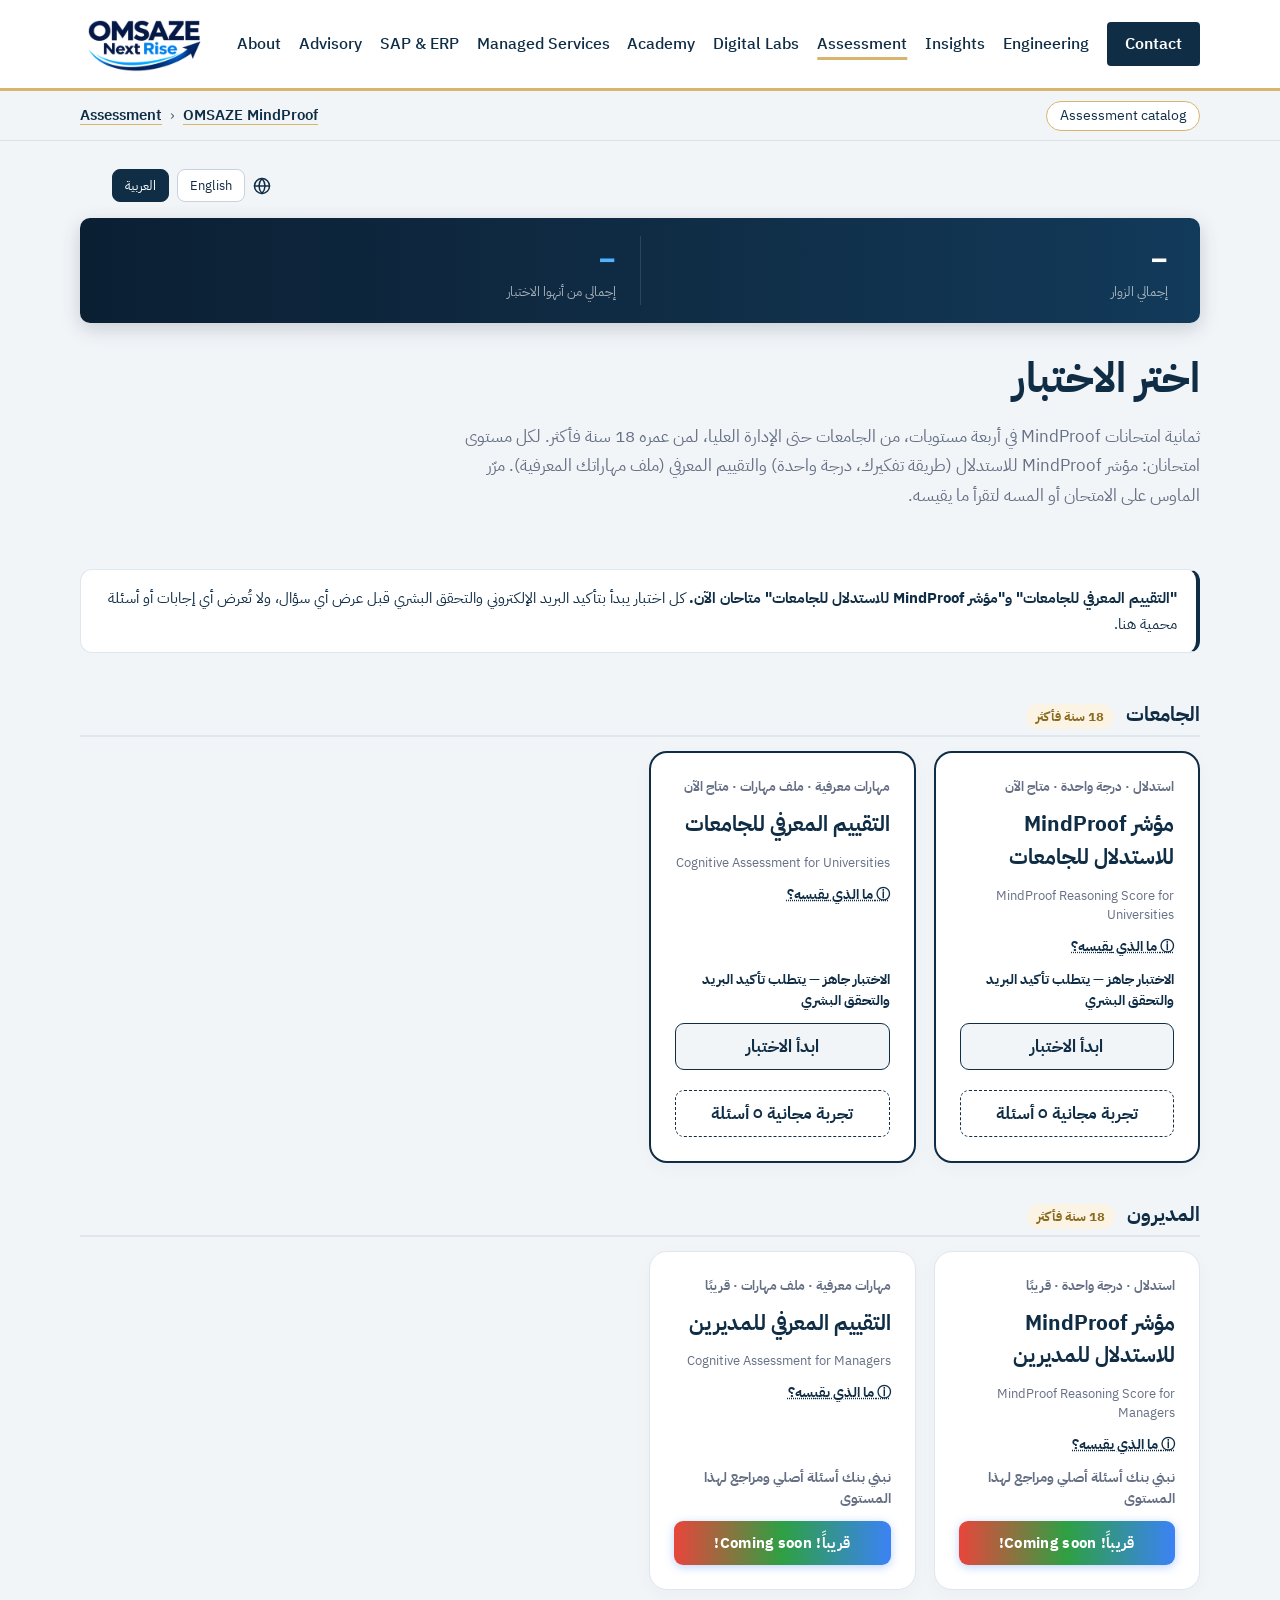
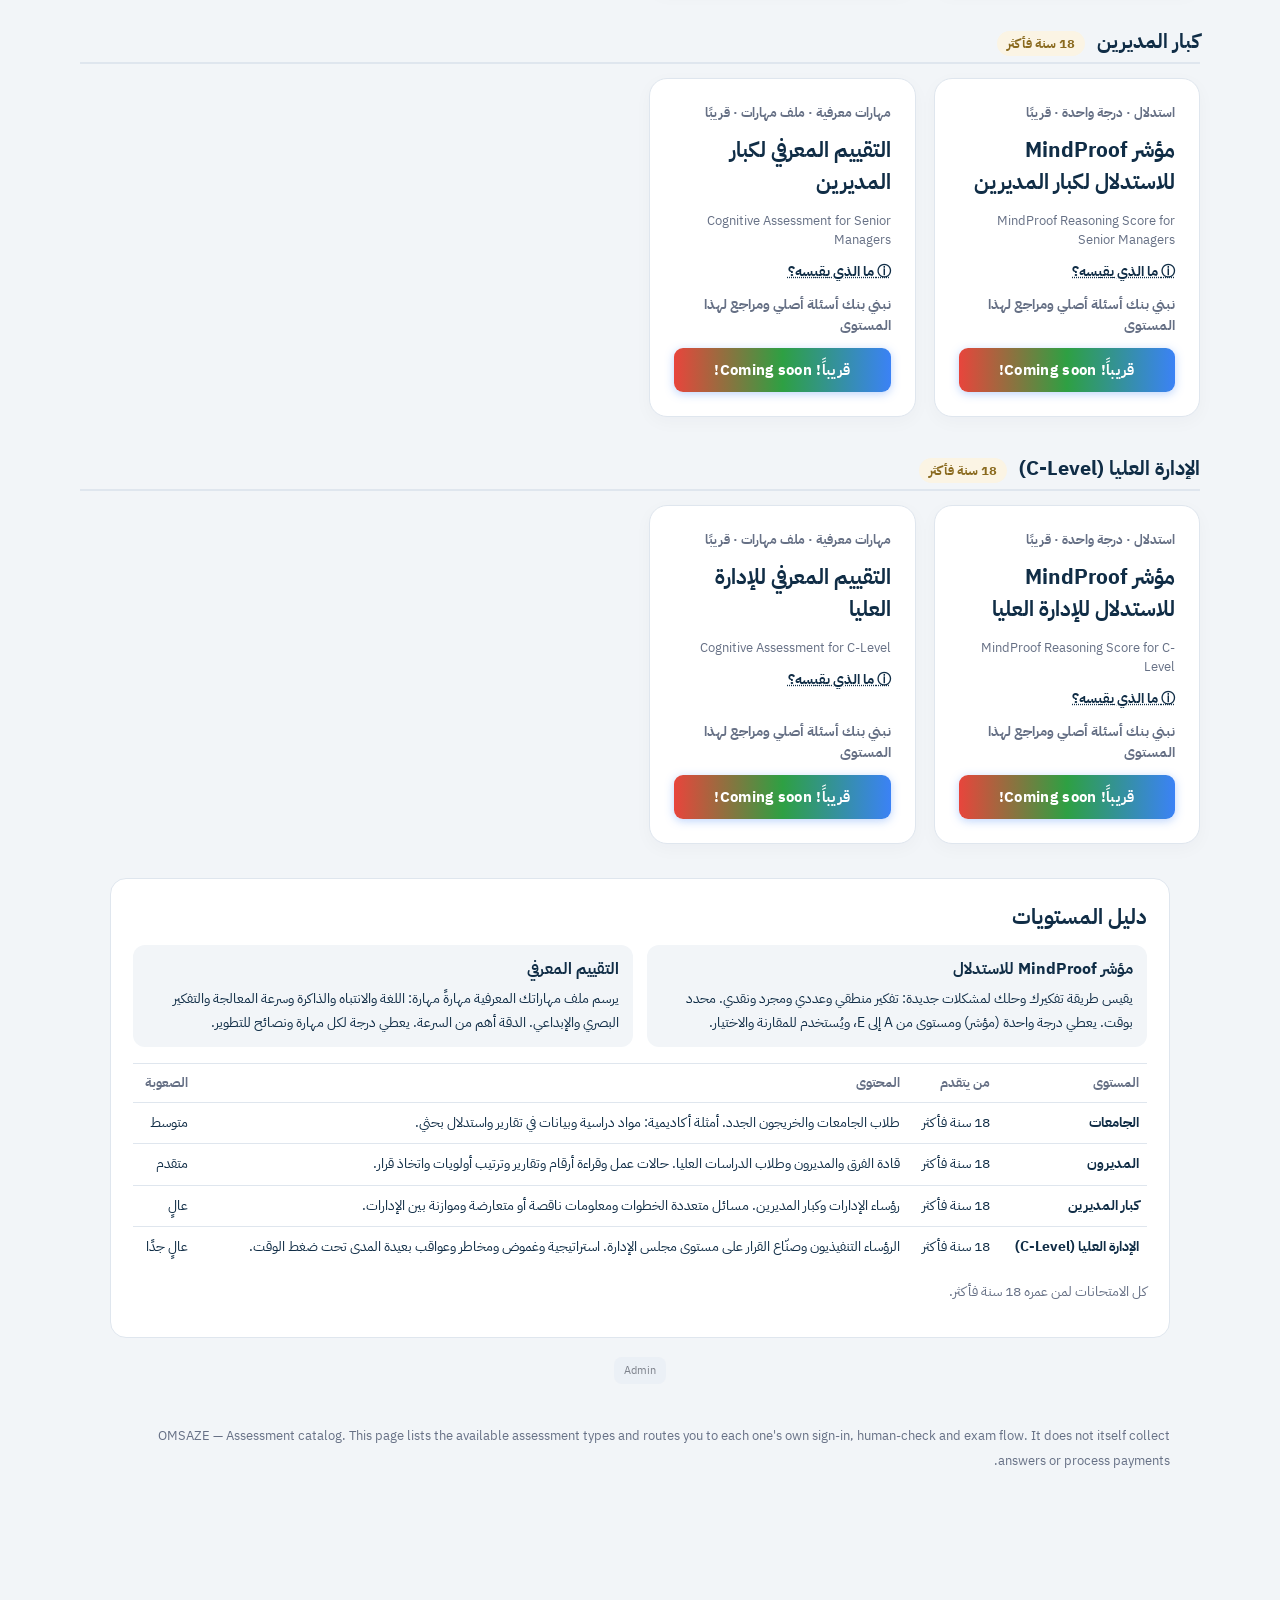
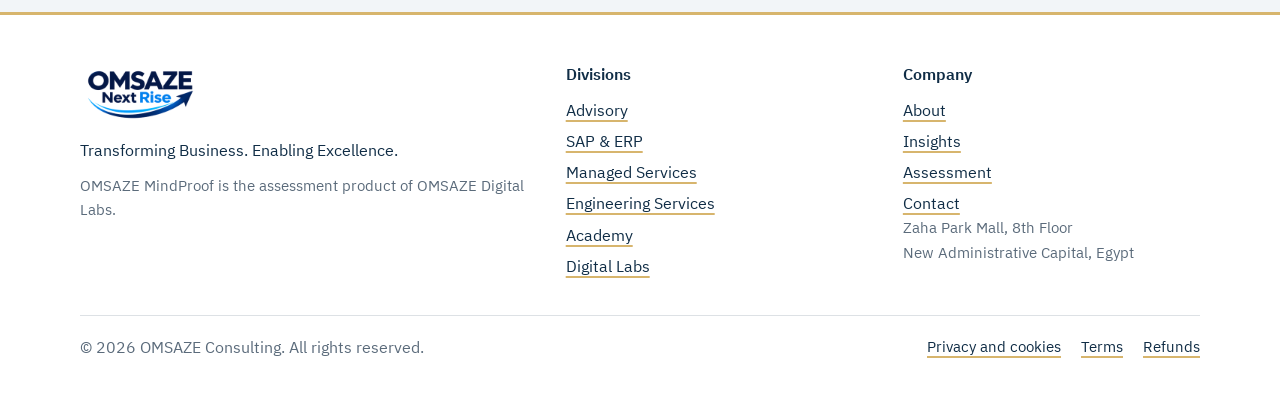
<file: index.html>
<!DOCTYPE html>
<html>
<head>
<meta charset="utf-8">
<meta name="viewport" content="width=device-width, initial-scale=1">
<title>OMSAZE — Choose an assessment</title>
<style>
:root{color-scheme:light;--navy:#102D46;--blue:#102D46;--teal:#9A7A35;--muted:#667085;--line:#dfe6ee;--paper:#F2F5F8}
*{box-sizing:border-box}
body{margin:0;background:var(--paper);color:var(--navy);font-family:"Aptos Display","Aptos",Inter,"Segoe UI",system-ui,Tahoma,Arial,sans-serif;font-size:16.5px}
main{max-width:1060px;margin:auto;padding:28px 20px 90px}
.brandbar{display:flex;justify-content:center;margin-bottom:14px}
.brandmark{font-size:25px;font-weight:800;letter-spacing:2px;color:var(--blue);direction:ltr}
.brandmark b{font-size:30px;line-height:1}
.langbar{display:flex;align-items:center;justify-content:flex-end;gap:8px;max-width:1060px;margin:0 auto 16px;padding:0 2px}
.langbar .globe{display:flex;color:var(--blue)}
.langbar button{background:#fff;color:var(--blue);border:1px solid #c9d1df;border-radius:8px;padding:6px 12px;font-size:13px;cursor:pointer}
.langbar button.on{background:var(--blue);color:#fff;border-color:var(--blue)}
.stats{display:flex;gap:12px;margin-bottom:16px}
.stats>div{flex:1;text-align:center;padding:14px;background:#fff;border-radius:10px;box-shadow:0 2px 10px rgba(11,31,58,.05)}
.stats b{display:block;font-size:27px;color:var(--teal)}
.stats span{font-size:14px;color:var(--muted)}
.stats .ic{display:flex;justify-content:center;color:var(--blue);margin-bottom:6px}
#geoLine{text-align:center;font-size:13px;color:var(--muted);margin:-6px 0 16px}
header.hero{padding:4px 0 22px}
h1{font-size:clamp(28px,5vw,42px);margin:10px 0;line-height:1.3}
.lede{font-size:16.5px;color:var(--muted);line-height:1.8;max-width:760px}
.note{background:#fff;border:1px solid var(--line);border-inline-start:4px solid var(--blue);padding:15px 19px;border-radius:12px;line-height:1.8;margin:20px 0 28px;font-size:14.5px}
.grid{display:grid;grid-template-columns:repeat(auto-fit,minmax(245px,1fr));gap:18px}
article{min-height:208px;display:flex;flex-direction:column;gap:12px;background:#fff;border:1px solid var(--line);border-radius:18px;padding:24px;box-shadow:0 5px 18px rgba(11,31,58,.03)}
article.pilot{border:2px solid var(--blue)}
.kicker{font-size:13px;color:var(--muted);font-weight:700}
h2{font-size:21px;line-height:1.55;margin:0}
.english{font-size:13px;color:var(--muted);direction:ltr;text-align:right}
.status{margin-top:auto;color:var(--muted);font-size:14px;font-weight:700}
article.pilot .status{color:var(--blue)}
a.previewBtn,.demoBtn{display:block;text-align:center;text-decoration:none;border:1px solid var(--blue);background:#F2F5F8;color:var(--blue);border-radius:9px;padding:10px 16px;font-weight:700}
button.soon{font-size:15px;font-weight:800;letter-spacing:.3px;color:#ffffff;background:linear-gradient(90deg, #e8453c 0%, #2ea043 50%, #3b82f6 100%);border:none;border-radius:9px;padding:11px 16px;text-align:center;width:100%;cursor:not-allowed;box-shadow:0 2px 10px rgba(59,130,246,0.35)}
.card{max-width:420px;margin:24px auto 0;background:#fff;border-radius:12px;padding:20px;box-shadow:0 2px 12px rgba(0,0,0,.08)}
.card label{display:block;margin:10px 0 4px;font-weight:600;font-size:13px}
.card input{width:100%;padding:10px;border:1px solid #c9d1df;border-radius:8px;font-size:14px}
.card button{background:var(--blue);color:#fff;border:0;border-radius:8px;padding:10px 18px;font-size:14px;cursor:pointer;margin-top:8px}
.err{color:#c0392b;font-size:14px;margin-top:6px;min-height:16px}
footer{font-size:13px;color:var(--muted);line-height:1.9;margin-top:40px;max-width:1060px;margin-inline:auto}
.demoBtn{display:block;width:100%;margin-top:8px;font:inherit;background:#fff!important;border-style:dashed!important}.demoBtn:disabled{opacity:.5;cursor:not-allowed}.levelHead{grid-column:1/-1;display:flex;align-items:baseline;gap:12px;margin:18px 0 -4px;border-bottom:2px solid var(--line);padding-bottom:6px}.levelHead h3{margin:0;font-size:20px}.levelHead .age{font-size:13px;font-weight:700;color:#8a6a1f;background:#fbf4e4;border-radius:999px;padding:3px 10px}
article{position:relative}article:focus{outline:3px solid rgba(194,155,64,.6)}
.infoBtn{align-self:flex-start;background:none;border:0;padding:0;color:var(--blue);font:inherit;font-size:13.5px;font-weight:700;cursor:pointer;text-decoration:underline dotted}
.tip{display:none;position:absolute;inset-inline:12px;top:calc(100% - 14px);z-index:5;background:#102D46;color:#fff;font-size:14px;line-height:1.7;padding:12px 14px;border-radius:10px;box-shadow:0 10px 26px rgba(11,31,58,.25)}
@media (hover:hover){article:hover .tip{display:block}}article:focus-within .tip,article.showTip .tip{display:block}
.guide{max-width:1060px;margin:34px auto 0;background:#fff;border:1px solid var(--line);border-radius:16px;padding:22px}.guide h2{margin:0 0 12px}.guide .types{display:grid;grid-template-columns:repeat(auto-fit,minmax(260px,1fr));gap:14px;margin-bottom:16px}.guide .types div{background:#F2F5F8;border-radius:12px;padding:12px 14px}.guide .types h3{margin:0 0 6px;font-size:16px}.guide .types p{margin:0;font-size:14px;line-height:1.7}
.guideWrap{overflow-x:auto}.guide table{width:100%;border-collapse:collapse;font-size:14px}.guide th,.guide td{border-top:1px solid var(--line);padding:9px 8px;text-align:start;vertical-align:top;line-height:1.6}.guide thead th{font-size:12.5px;color:var(--muted);text-transform:uppercase}.guide .muted{color:var(--muted);font-size:13.5px}
</style>
<link rel="preconnect" href="https://fonts.googleapis.com"><link rel="preconnect" href="https://fonts.gstatic.com" crossorigin><link href="https://fonts.googleapis.com/css2?family=Manrope:wght@600;700;800&family=Source+Sans+3:wght@400;500;600;700&family=IBM+Plex+Sans+Arabic:wght@400;500;600;700&display=swap" rel="stylesheet"><link rel="stylesheet" href="./omsaze-brand.css"></head>
<body>
<main>
<div class="langbar" id="langbar"><span class="globe"><svg width="18" height="18" viewBox="0 0 24 24" fill="none" stroke="currentColor" stroke-width="2" stroke-linecap="round" stroke-linejoin="round"><circle cx="12" cy="12" r="10"/><line x1="2" y1="12" x2="22" y2="12"/><path d="M12 2a15.3 15.3 0 0 1 4 10 15.3 15.3 0 0 1-4 10 15.3 15.3 0 0 1-4-10 15.3 15.3 0 0 1 4-10z"/></svg></span><button type="button" id="lg_en" onclick="setPageLang('en')">English</button><button type="button" id="lg_ar" onclick="setPageLang('ar')">العربية</button></div>
<div class="card stats" id="stats"><div><span class="ic"><svg width="24" height="24" viewBox="0 0 24 24" fill="none" stroke="currentColor" stroke-width="2" stroke-linecap="round" stroke-linejoin="round"><path d="M1 12s4-7 11-7 11 7 11 7-4 7-11 7S1 12 1 12z"/><circle cx="12" cy="12" r="3"/></svg></span><b id="st_v">–</b><span id="lb_v">Total Visitors</span></div><div><span class="ic"><svg width="24" height="24" viewBox="0 0 24 24" fill="none" stroke="currentColor" stroke-width="2" stroke-linecap="round" stroke-linejoin="round"><path d="M22 11.08V12a10 10 0 1 1-5.93-9.14"/><path d="M22 4 12 14.01l-3-3"/></svg></span><b id="st_s">–</b><span id="lb_s">Total Submitted</span></div></div>
<p id="geoLine"></p>
<header class="hero">
  <h1 id="h1" dir="rtl">اختر الاختبار الذي تريد معاينته</h1>
  <p class="lede" id="lede" dir="rtl">OMSAZE تطوّر ثمانية أنواع من اختبارات التفكير والمهارات المعرفية. اختر اختبارًا أدناه؛ المسارات الجاهزة تبدأ فورًا بعد تأكيد بريدك الإلكتروني واجتياز التحقق البشري.</p>
</header>
<div class="note" id="note" dir="rtl"><strong>مسارا "المهارات المعرفية الجامعية" و"مؤشر MindProof للاستدلال" متاحان الآن.</strong> كل اختبار يبدأ بتأكيد البريد الإلكتروني والتحقق البشري قبل عرض أي سؤال، ولا تُعرض أي إجابات أو أسئلة محمية هنا.</div>
<section class="grid" id="catalog" aria-label="أنواع الاختبارات"></section>
<section class="guide" id="levelGuide" aria-label="Level guide"></section>
<p style="text-align:center;margin:18px 0 0"><button type="button" id="adminToggle" style="font-size:11px;padding:5px 10px;opacity:.55;background:#e7ecf5;color:#1d2433;border:0;border-radius:8px;cursor:pointer">Admin</button></p>
<div class="card" id="adminPanel" style="display:none;max-width:420px"></div>
<footer>OMSAZE — Assessment catalog. This page lists the available assessment types and routes you to each one's own sign-in, human-check and exam flow. It does not itself collect answers or process payments.</footer>
</main>
<script src="./staging-config.js"></script>
<script src="./assessment-catalog.js"></script>
<script>
async function demoStatus(exam){try{const a=JSON.parse(sessionStorage.getItem('omsaze-email-verification')||'null');if(!a||!a.proof||!a.session||!a.session.access_token)return null;
  const r=await fetch('https://cbklbucvidcutshhmwjy.supabase.co/rest/v1/rpc/demo_status',{method:'POST',headers:{'content-type':'application/json',apikey:'sb_publishable_Xg48L8YEyp6wLSgDo4_7ww_ljIgB3H_',authorization:'Bearer '+a.session.access_token},body:JSON.stringify({p_exam_tag:exam})});
  return r.ok?await r.json():null}catch(e){return null}}

"use strict";
let LANG='ar';try{const saved=localStorage.getItem('omsaze-lang');if(saved==='en'||saved==='ar')LANG=saved}catch{}
const STAGE_LABELS={en:{visitors:'Total Visitors',submitted:'Total Submitted',h1:'Choose an assessment',lede:'Eight MindProof exams in four levels, from Universities to C-Level, for ages 18 and over. Each level has two exams: MindProof Reasoning Score (how you reason, one index score) and Cognitive Assessment (your profile of cognitive skills). Hover over or tap an exam to read what it measures.',note:'<strong>Cognitive Assessment for Universities and MindProof Reasoning Score for Universities are available now.</strong> Every exam begins with email confirmation and a human check before any question is shown. No answers or protected questions are ever shown here.'},
  ar:{visitors:'إجمالي الزوار',submitted:'إجمالي من أنهوا الاختبار',h1:'اختر الاختبار',lede:'ثمانية امتحانات MindProof في أربعة مستويات، من الجامعات حتى الإدارة العليا، لمن عمره 18 سنة فأكثر. لكل مستوى امتحانان: مؤشر MindProof للاستدلال (طريقة تفكيرك، درجة واحدة) والتقييم المعرفي (ملف مهاراتك المعرفية). مرّر الماوس على الامتحان أو المسه لتقرأ ما يقيسه.',note:'<strong>"التقييم المعرفي للجامعات" و"مؤشر MindProof للاستدلال للجامعات" متاحان الآن.</strong> كل اختبار يبدأ بتأكيد البريد الإلكتروني والتحقق البشري قبل عرض أي سؤال، ولا تُعرض أي إجابات أو أسئلة محمية هنا.'}};
function renderCatalog(){
  const root=document.getElementById('catalog'); root.innerHTML='';
  const catalog=window.OMSAZE_T_CATALOG, levels=window.OMSAZE_T_LEVELS||[];
  if(!Array.isArray(catalog)||catalog.length<1){root.textContent='Could not load the assessment catalog.';return}
  const AR=LANG==='ar';
  for(const lv of levels){
    // OMS-MND-261126-15: one row per level with its age rule.
    const head=document.createElement('div');head.className='levelHead';
    const h=document.createElement('h3');h.textContent=AR?lv.ar:lv.en;
    const age=document.createElement('span');age.className='age';age.textContent=AR?lv.ageAr:lv.ageEn;
    head.append(h,age);root.append(head);
  for(const item of catalog.filter(x=>x.level===lv.id)){
    const card=document.createElement('article'); if(item.pilot)card.className='pilot'; card.tabIndex=0;
    const kicker=document.createElement('div'); kicker.className='kicker'; kicker.textContent=(item.type==='mrs'?(AR?'استدلال · درجة واحدة':'Reasoning · one index score'):(AR?'مهارات معرفية · ملف مهارات':'Cognitive skills · skill profile'))+' · '+(item.pilot?(AR?'متاح الآن':'Available now'):(AR?'قريبًا':'Coming soon'));
    const title=document.createElement('h2'); title.textContent=AR?item.ar:item.en;
    const subtitle=document.createElement('div'); subtitle.className='english'; subtitle.textContent=AR?item.en:item.ar;
    // Short summary: shown on hover or keyboard focus (desktop) and with the info button (touch).
    const info=document.createElement('button');info.type='button';info.className='infoBtn';info.setAttribute('aria-expanded','false');info.textContent=AR?'ⓘ ما الذي يقيسه؟':'ⓘ What does it measure?';
    const tip=document.createElement('div');tip.className='tip';tip.setAttribute('role','note');tip.textContent=AR?item.summaryAr:item.summaryEn;
    info.addEventListener('click',function(e){e.stopPropagation();const open=card.classList.toggle('showTip');info.setAttribute('aria-expanded',String(open))});
    const status=document.createElement('div'); status.className='status'; status.textContent=item.previewHref?(AR?'الاختبار جاهز — يتطلب تأكيد البريد والتحقق البشري':'Exam ready — email confirmation and human check required'):(AR?'نبني بنك أسئلة أصلي ومراجع لهذا المستوى':'Building an original, reviewed question bank for this level');
    let button, extra=null;
    if(item.previewHref){
      button=document.createElement('a'); button.className='previewBtn'; button.href=item.previewHref+(item.previewHref.includes('?')?'&':'?')+'lang='+LANG;
      button.textContent=AR?'ابدأ الاختبار':'Start exam';
      // OMS-MND-261126-10: Demo button. The 2-demo limit is enforced in the database per verified email; this only shows it.
      const demo=document.createElement('a');demo.className='previewBtn demoBtn';demo.href='./demo.html?exam='+encodeURIComponent(item.id)+'&lang='+LANG;
      demo.textContent=AR?'تجربة مجانية ٥ أسئلة':'Free demo · 5 questions';
      demoStatus(item.id).then(function(st){if(!st)return;if(st.remaining<=0){const b=document.createElement('button');b.type='button';b.className=demo.className;b.disabled=true;b.textContent=AR?'تم استخدام التجربتين':'Both demos used';demo.replaceWith(b)}else demo.textContent+=' ('+(AR?'متبقي '+st.remaining:st.remaining+' left')+')'});
      extra=demo;
    } else {
      button=document.createElement('button'); button.type='button'; button.disabled=true; button.className='soon';
      button.textContent=AR?'قريباً! Coming soon!':'Coming soon!';
    }
    card.append(kicker,title,subtitle,info,tip,status,button);if(extra)card.append(extra); root.append(card);
  }}
  renderGuide();
}
// OMS-MND-261126-15: level guide (the manual for each level).
function renderGuide(){
  const g=document.getElementById('levelGuide');if(!g)return;const AR=LANG==='ar',L=window.OMSAZE_T_LEVELS||[],T=window.OMSAZE_T_TYPES||{};
  const esc=v=>String(v).replace(/[&<>"]/g,c=>({'&':'&amp;','<':'&lt;','>':'&gt;','"':'&quot;'}[c]));
  g.dir=AR?'rtl':'ltr';
  g.innerHTML='<h2>'+(AR?'دليل المستويات':'Level guide')+'</h2>'+
    '<div class="types">'+['mrs','ca'].map(k=>T[k]?'<div><h3>'+esc(AR?T[k].ar:T[k].en)+'</h3><p>'+esc(AR?T[k].sumAr:T[k].sumEn)+'</p></div>':'').join('')+'</div>'+
    '<div class="guideWrap"><table><thead><tr><th>'+(AR?'المستوى':'Level')+'</th><th>'+(AR?'من يتقدم':'Who can take it')+'</th><th>'+(AR?'المحتوى':'Content')+'</th><th>'+(AR?'الصعوبة':'Difficulty')+'</th></tr></thead><tbody>'+
    L.map(l=>'<tr><th scope="row">'+esc(AR?l.ar:l.en)+'</th><td>'+esc(AR?l.ageAr:l.ageEn)+'</td><td>'+esc(AR?l.focusAr:l.focusEn)+'</td><td>'+esc(AR?l.difficultyAr:l.difficultyEn)+'</td></tr>').join('')+
    '</tbody></table></div><p class="muted">'+(AR?'كل الامتحانات لمن عمره 18 سنة فأكثر.':'All exams are for ages 18 and over.')+'</p>';
}
function updateLangButtons(){const en=document.getElementById('lg_en'),ar=document.getElementById('lg_ar');if(en)en.classList.toggle('on',LANG==='en');if(ar)ar.classList.toggle('on',LANG==='ar')}
function refreshStatLabels(){const s=STAGE_LABELS[LANG]||STAGE_LABELS.en;const a=document.getElementById('lb_v'),b=document.getElementById('lb_s');if(a)a.textContent=s.visitors;if(b)b.textContent=s.submitted}
function applyTexts(){const s=STAGE_LABELS[LANG]||STAGE_LABELS.en;document.documentElement.lang=LANG;document.documentElement.dir=LANG==='ar'?'rtl':'ltr';
  document.getElementById('h1').textContent=s.h1;document.getElementById('h1').dir=LANG==='ar'?'rtl':'ltr';
  document.getElementById('lede').textContent=s.lede;document.getElementById('lede').dir=LANG==='ar'?'rtl':'ltr';
  document.getElementById('note').innerHTML=s.note;document.getElementById('note').dir=LANG==='ar'?'rtl':'ltr';
  refreshStatLabels();updateLangButtons();renderCatalog();}
function setPageLang(l){LANG=l;try{localStorage.setItem('omsaze-lang',l)}catch{}applyTexts()}
/* ---------- staging config / visit tracking / counts ---------- */
const STAGING_BASE=window.OMSAZE_STAGING_API_BASE||'', STAGING_KEY='sb_publishable_Xg48L8YEyp6wLSgDo4_7ww_ljIgB3H_';
async function trackVisit(){
  if(!STAGING_BASE)return;
  try{
    const r=await fetch(STAGING_BASE+'/track-visit',{method:'POST',headers:{'Content-Type':'application/json',apikey:STAGING_KEY},body:JSON.stringify({path:location.pathname})});
    const j=await r.json();
    const geo=document.getElementById('geoLine');
    if(geo&&(j.city||j.country)){
      const where=[j.city,j.country].filter(Boolean).join(', ');
      geo.textContent=(LANG==='ar'?'تزورنا الآن من ':'Visiting from ')+where;
    }
  }catch(e){}
}
async function loadStats(){
  refreshStatLabels();
  if(!STAGING_BASE)return;
  try{
    const r=await fetch(STAGING_BASE+'/track-visit',{method:'POST',headers:{'Content-Type':'application/json',apikey:STAGING_KEY},body:JSON.stringify({action:'counts'})});
    const j=await r.json();
    document.getElementById('st_v').textContent=j.visitors;
    document.getElementById('st_s').textContent=j.submitted;
  }catch(e){}
}
/* ---------- admin mini-panel (OTP-gated, mohamedtahereshesh@gmail.com only) ---------- */
function adminToken(){
  try{const raw=sessionStorage.getItem('omsaze-admin-token');if(!raw)return null;const t=JSON.parse(raw);
    if(t&&t.token&&t.exp>Date.now())return t.token;}catch(e){}
  return null;
}
async function adminCall(body){
  const r=await fetch(STAGING_BASE+'/payment-dashboard',{method:'POST',headers:{'Content-Type':'application/json',apikey:STAGING_KEY},body:JSON.stringify(body)});
  const j=await r.json();if(!r.ok)throw new Error(j.error||'Request failed');return j;
}
function renderAdminLogin(msg){
  const p=document.getElementById('adminPanel');
  p.innerHTML=`<label>Admin email</label><input id="admEmail" type="email" placeholder="you@example.com">
    <div id="admCodeWrap" style="display:none"><label>Code</label><input id="admCode" inputmode="numeric" maxlength="8"></div>
    <button type="button" id="admGo">Request code</button>
    <p class="err" id="admMsg">${msg||''}</p>`;
  let requested=false;
  document.getElementById('admGo').onclick=async()=>{
    const email=document.getElementById('admEmail').value.trim();
    const msgEl=document.getElementById('admMsg');
    try{
      if(!requested){
        await adminCall({action:'requestAccess',email});
        requested=true;document.getElementById('admCodeWrap').style.display='block';
        document.getElementById('admGo').textContent='Verify code';msgEl.textContent='If that email is authorized, a code was sent.';
      }else{
        const code=document.getElementById('admCode').value.trim();
        const r=await adminCall({action:'verifyAccess',email,code});
        sessionStorage.setItem('omsaze-admin-token',JSON.stringify({token:r.adminToken,exp:Date.now()+r.expiresInSeconds*1000}));
        renderAdminSummary();
      }
    }catch(e){msgEl.textContent=e.message;}
  };
}
async function renderAdminSummary(){
  const p=document.getElementById('adminPanel');
  try{
    const j=await adminCall({action:'data'});
    p.innerHTML=`<p style="font-size:13px;color:#4a5568;margin:0 0 8px"><b>${j.totalVisits}</b> visitors · <b>${j.submittedExams}</b> submitted exams</p>
      <p><a href="./payment-analytics.html">Open payment analytics →</a></p>
      <p><a href="./legacy-exam.html">Legacy free-tier exam (development only) →</a></p>`;
  }catch(e){
    sessionStorage.removeItem('omsaze-admin-token');
    renderAdminLogin('Session expired. '+e.message);
  }
}
document.getElementById('adminToggle')?.addEventListener('click',()=>{
  const p=document.getElementById('adminPanel');
  const show=p.style.display==='none';
  p.style.display=show?'block':'none';
  if(show){ if(adminToken()) renderAdminSummary(); else renderAdminLogin(); }
});
/* ---------- init ---------- */
applyTexts();
trackVisit().finally(loadStats);
</script>
<script src="./omsaze-shell.js" data-label="Assessment catalog"></script>
</body>
</html>
</file>
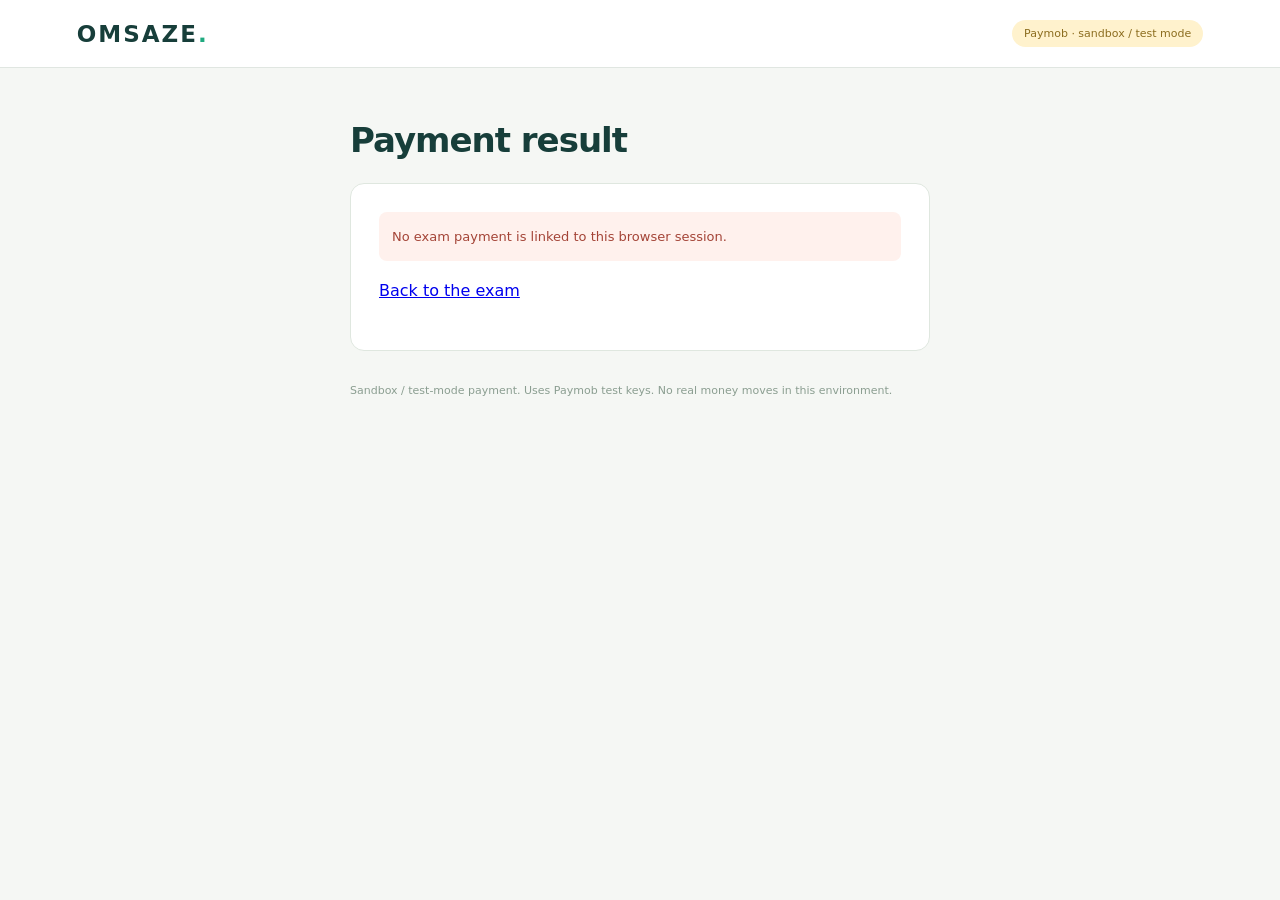
<file: exam-payment/index.html>
<!doctype html><html lang="en"><head><meta charset="utf-8"><meta name="viewport" content="width=device-width,initial-scale=1"><meta name="robots" content="noindex,nofollow"><meta name="theme-color" content="#123e38"><title>OMSAZE — Report Payment</title><style>
:root{font-family:system-ui,-apple-system,Arial,sans-serif;color:#173e3a;background:#f5f7f4}*{box-sizing:border-box}body{margin:0}header{border-bottom:1px solid #e0e6e1;background:white;padding:20px max(20px,6vw);display:flex;justify-content:space-between;align-items:center}.brand{font-weight:850;letter-spacing:2px;font-size:23px}.brand b{color:#20aa80}.pill{background:#fff2cd;border-radius:25px;padding:7px 12px;font-size:11px;color:#8c6d1f}main{max-width:620px;margin:auto;padding:42px 20px}h1{font-size:clamp(26px,4vw,34px);line-height:1.2;letter-spacing:-1px;margin:10px 0 18px}p{color:#6b7e75;line-height:1.8}.card{background:white;padding:28px;border:1px solid #dfe7df;border-radius:14px;margin:22px 0}button{padding:12px 20px;background:#126f58;color:white;border:0;border-radius:8px;cursor:pointer;font-weight:600}.ghost{background:#edf3ef;color:#3c6355}.error{color:#a44437;background:#fff1ed;padding:13px;border-radius:8px;font-size:13px;line-height:1.8}.success{color:#237358;font-weight:700}.pending{color:#8c6d1f;font-weight:700}.metric{display:flex;justify-content:space-between;padding:10px 0;border-bottom:1px solid #eef2ee;font-size:14px}.actions{display:flex;gap:10px;flex-wrap:wrap;margin-top:12px}footer{font-size:11px;color:#8b9e91;margin-top:30px;line-height:1.9}
</style></head><body><header><span class="brand">OMSAZE<b>.</b></span><span class="pill">Paymob · sandbox / test mode</span></header><main id="app"><p>Checking your payment…</p></main><script src="../university-config.js"></script><script type="module" src="./return-client.js"></script></body></html>
</file>
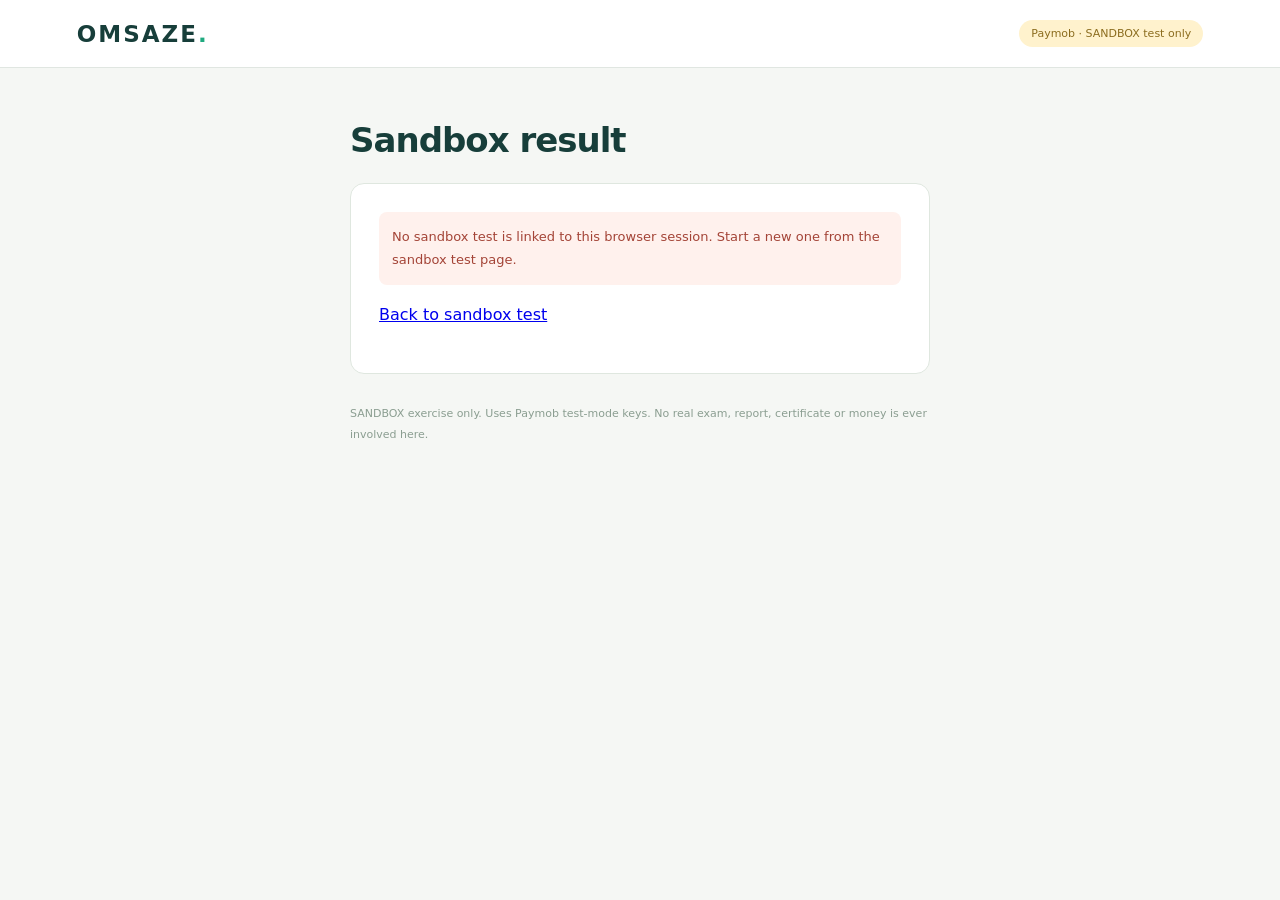
<file: paymob-test/index.html>
<!doctype html><html lang="en"><head><meta charset="utf-8"><meta name="viewport" content="width=device-width,initial-scale=1"><meta name="robots" content="noindex,nofollow"><meta name="theme-color" content="#123e38"><title>OMSAZE — Paymob Sandbox Result</title><style>
:root{font-family:system-ui,-apple-system,Arial,sans-serif;color:#173e3a;background:#f5f7f4}*{box-sizing:border-box}body{margin:0}header{border-bottom:1px solid #e0e6e1;background:white;padding:20px max(20px,6vw);display:flex;justify-content:space-between;align-items:center}.brand{font-weight:850;letter-spacing:2px;font-size:23px}.brand b{color:#20aa80}.pill{background:#fff2cd;border-radius:25px;padding:7px 12px;font-size:11px;color:#8c6d1f}main{max-width:620px;margin:auto;padding:42px 20px}h1{font-size:clamp(26px,4vw,34px);line-height:1.2;letter-spacing:-1px;margin:10px 0 18px}p{color:#6b7e75;line-height:1.8}.card{background:white;padding:28px;border:1px solid #dfe7df;border-radius:14px;margin:22px 0}button{padding:12px 20px;background:#126f58;color:white;border:0;border-radius:8px;cursor:pointer;font-weight:600}.ghost{background:#edf3ef;color:#3c6355}.error{color:#a44437;background:#fff1ed;padding:13px;border-radius:8px;font-size:13px;line-height:1.8}.success{color:#237358;font-weight:700}.pending{color:#8c6d1f;font-weight:700}.metric{display:flex;justify-content:space-between;padding:10px 0;border-bottom:1px solid #eef2ee;font-size:14px}.actions{display:flex;gap:10px;flex-wrap:wrap;margin-top:12px}footer{font-size:11px;color:#8b9e91;margin-top:30px;line-height:1.9}
</style></head><body><header><span class="brand">OMSAZE<b>.</b></span><span class="pill">Paymob · SANDBOX test only</span></header><main id="app"><p>Checking the sandbox test result…</p></main><script src="../university-config.js"></script><script type="module" src="./return-client.js"></script></body></html>
</file>
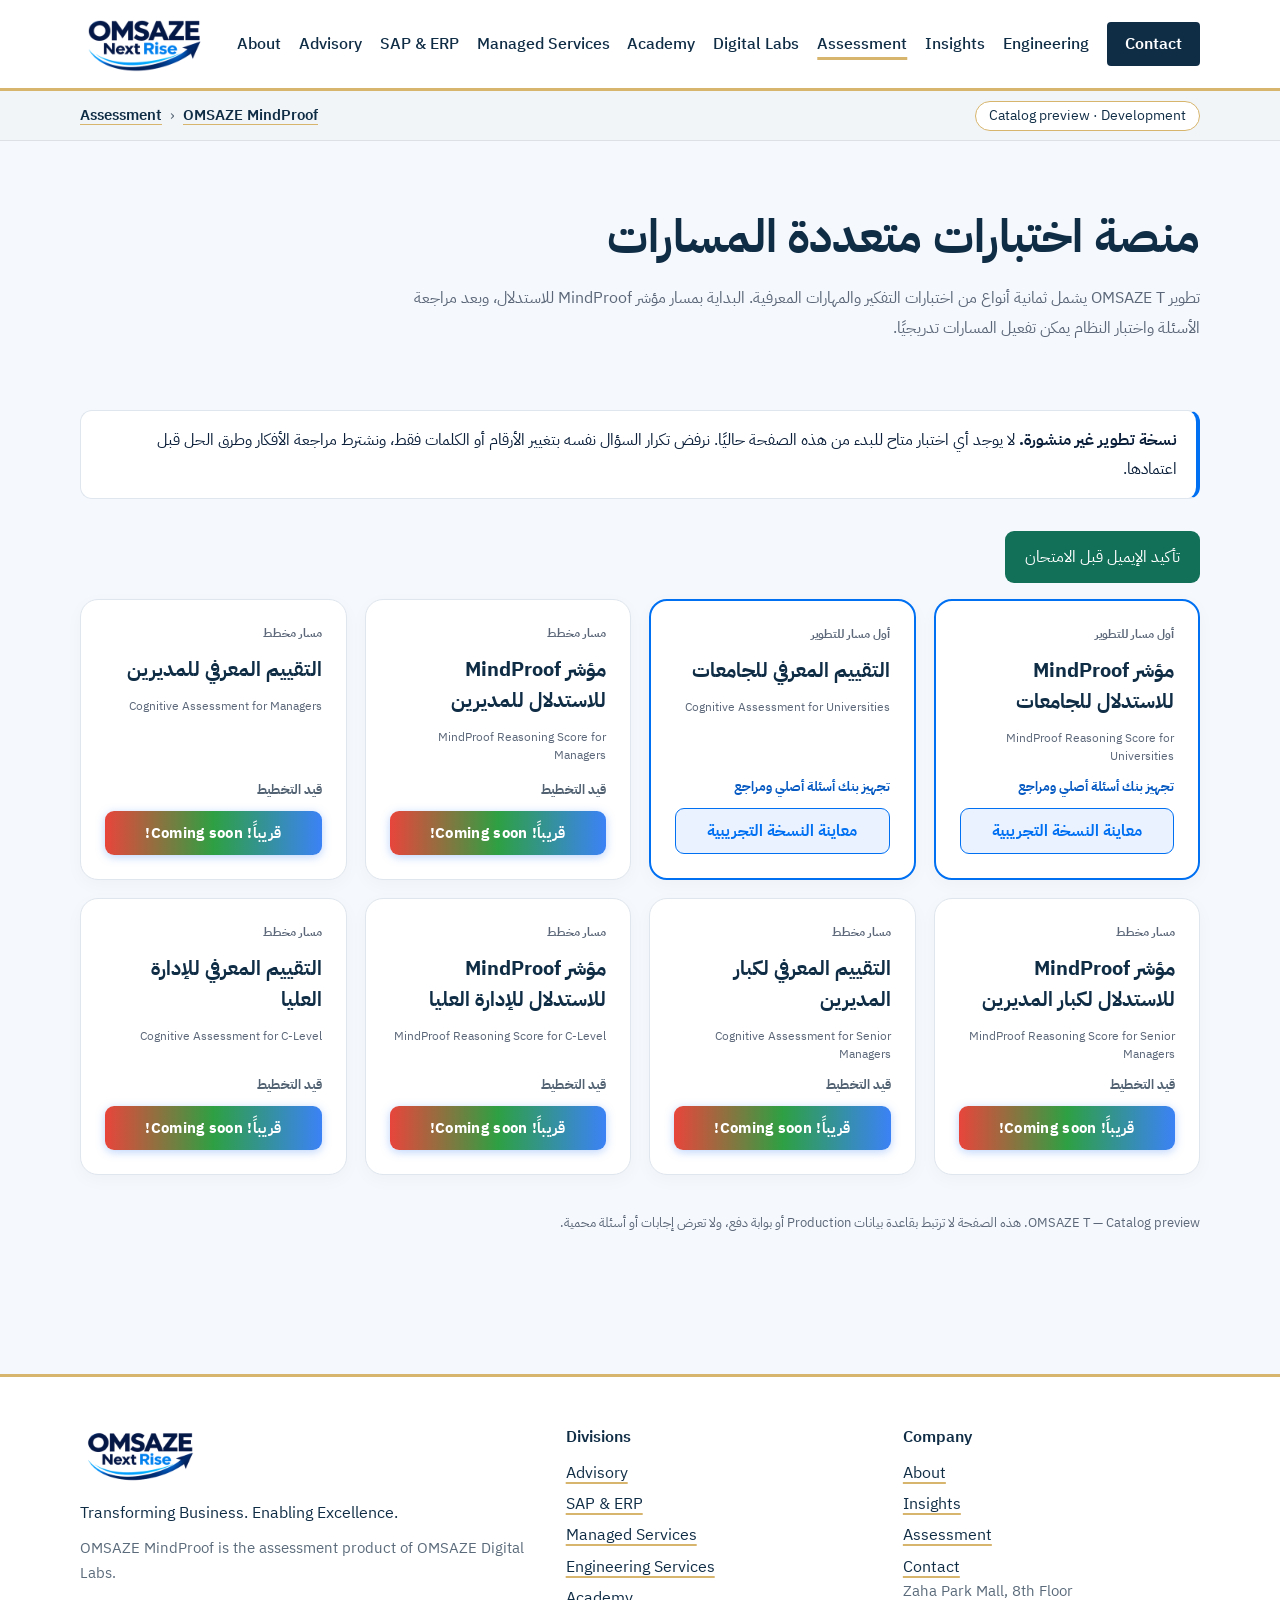
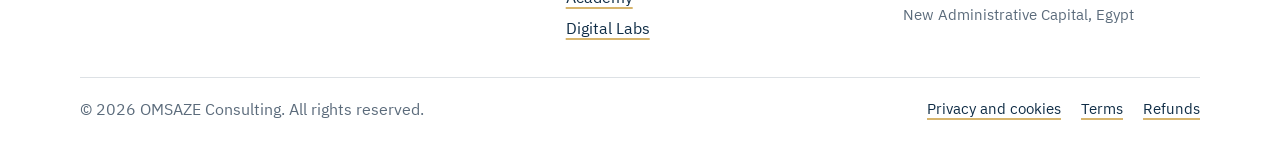
<file: assessments.html>
<!doctype html>
<html lang="ar" dir="rtl">
<head>
<meta charset="utf-8">
<meta name="viewport" content="width=device-width, initial-scale=1">
<meta name="robots" content="noindex,nofollow">
<title>OMSAZE T | Development Assessment Catalog</title>
<style>
:root {color-scheme:light;--navy:#0b1f3a;--blue:#0070f2;--muted:#5b6779;--line:#dfe6ee;--paper:#f5f8fc}
* {box-sizing:border-box}
body {margin:0;background:var(--paper);color:var(--navy);font-family:Tahoma,"Segoe UI",Arial,sans-serif}
main {max-width:1060px;margin:auto;padding:48px 22px 90px}
.brand {font-weight:900;letter-spacing:.07em;color:var(--blue);font-size:14px}
header {padding:4px 0 26px}
h1 {font-size:clamp(30px,5vw,46px);margin:14px 0;line-height:1.3}
.lede {font-size:16px;color:var(--muted);line-height:1.9;max-width:800px}
.note {background:#fff;border:1px solid var(--line);border-right:4px solid var(--blue);padding:15px 19px;border-radius:12px;line-height:1.8;margin:24px 0 32px}
.grid {display:grid;grid-template-columns:repeat(auto-fit,minmax(245px,1fr));gap:18px}
article {min-height:208px;display:flex;flex-direction:column;gap:12px;background:#fff;border:1px solid var(--line);border-radius:18px;padding:24px;box-shadow:0 5px 18px rgba(11,31,58,.03)}
article.pilot {border:2px solid var(--blue)}
.kicker {font-size:12px;color:var(--muted);font-weight:700}
h2 {font-size:20px;line-height:1.55;margin:0}
.english {font-size:12px;color:var(--muted);direction:ltr;text-align:right}
.status {margin-top:auto;color:#526273;font-size:13px;font-weight:700}
article.pilot .status {color:#075ac2}
button {font:inherit;border:1px solid var(--line);background:#eef2f7;color:#7c8897;border-radius:9px;padding:10px 16px;cursor:not-allowed;width:100%}
footer {font-size:13px;color:var(--muted);line-height:1.9;margin-top:36px}
</style>
<link rel="preconnect" href="https://fonts.googleapis.com"><link rel="preconnect" href="https://fonts.gstatic.com" crossorigin><link href="https://fonts.googleapis.com/css2?family=Manrope:wght@600;700;800&family=Source+Sans+3:wght@400;500;600;700&family=IBM+Plex+Sans+Arabic:wght@400;500;600;700&display=swap" rel="stylesheet"><link rel="stylesheet" href="./omsaze-brand.css"></head>
<body>
<main>
<header>
    <h1>منصة اختبارات متعددة المسارات</h1>
  <p class="lede">تطوير OMSAZE T يشمل ثمانية أنواع من اختبارات التفكير والمهارات المعرفية. البداية بمسار مؤشر MindProof للاستدلال، وبعد مراجعة الأسئلة واختبار النظام يمكن تفعيل المسارات تدريجيًا.</p>
</header>
<div class="note"><strong>نسخة تطوير غير منشورة.</strong> لا يوجد أي اختبار متاح للبدء من هذه الصفحة حاليًا. نرفض تكرار السؤال نفسه بتغيير الأرقام أو الكلمات فقط، ونشترط مراجعة الأفكار وطرق الحل قبل اعتمادها.</div>
<p><a href="./verification.html" style="display:inline-block;background:#126f58;color:white;padding:14px 20px;border-radius:9px;text-decoration:none">تأكيد الإيميل قبل الامتحان</a></p>
<section class="grid" id="catalog" aria-label="أنواع الاختبارات"></section>
<footer>OMSAZE T — Catalog preview. هذه الصفحة لا ترتبط بقاعدة بيانات Production أو بوابة دفع، ولا تعرض إجابات أو أسئلة محمية.</footer>
</main>
<script src="./assessment-catalog.js"></script>
<script>
(function () {
  "use strict";
  const root = document.getElementById("catalog");
  const catalog = window.OMSAZE_T_CATALOG;
  if (!Array.isArray(catalog) || catalog.length < 1) {
    root.textContent = "تعذر تحميل قائمة الاختبارات التجريبية.";
    return;
  }
  for (const item of catalog) {
    const card = document.createElement("article");
    if (item.pilot) card.className = "pilot";
    const kicker = document.createElement("div");
    kicker.className = "kicker";
    kicker.textContent = item.pilot ? "أول مسار للتطوير" : "مسار مخطط";
    const title = document.createElement("h2");
    title.textContent = item.ar;
    const subtitle = document.createElement("div");
    subtitle.className = "english";
    subtitle.textContent = item.en;
    const status = document.createElement("div");
    status.className = "status";
    status.textContent = item.pilot ? "تجهيز بنك أسئلة أصلي ومراجع" : "قيد التخطيط";
   let button;
if (item.previewHref) {
  button = document.createElement("a");
  button.href = item.previewHref + (item.previewHref.includes("?") ? "&" : "?") + "lang=ar";
  button.textContent = "معاينة النسخة التجريبية";
  button.style.display = "block";
  button.style.textAlign = "center";
  button.style.textDecoration = "none";
  button.style.border = "1px solid var(--blue)";
  button.style.background = "#eaf2ff";
  button.style.color = "var(--blue)";
  button.style.borderRadius = "9px";
  button.style.padding = "10px 16px";
  button.style.fontWeight = "700";
} else {
  button = document.createElement("button");
  button.type = "button";
  button.disabled = true;
  button.innerHTML = "قريباً! Coming soon!";
  button.style.fontSize = "15px";
  button.style.fontWeight = "800";
  button.style.letterSpacing = "0.3px";
  button.style.color = "#ffffff";
  button.style.background = "linear-gradient(90deg, #e8453c 0%, #2ea043 50%, #3b82f6 100%)";
  button.style.border = "none";
  button.style.borderRadius = "9px";
  button.style.padding = "11px 16px";
  button.style.textAlign = "center";
  button.style.boxShadow = "0 2px 10px rgba(59,130,246,0.35)";
}
    card.append(kicker,title,subtitle,status,button);
    root.append(card);
  }
})();
</script>
<script src="./omsaze-shell.js" data-label="Catalog preview · Development"></script>
</body>
</html>
</file>
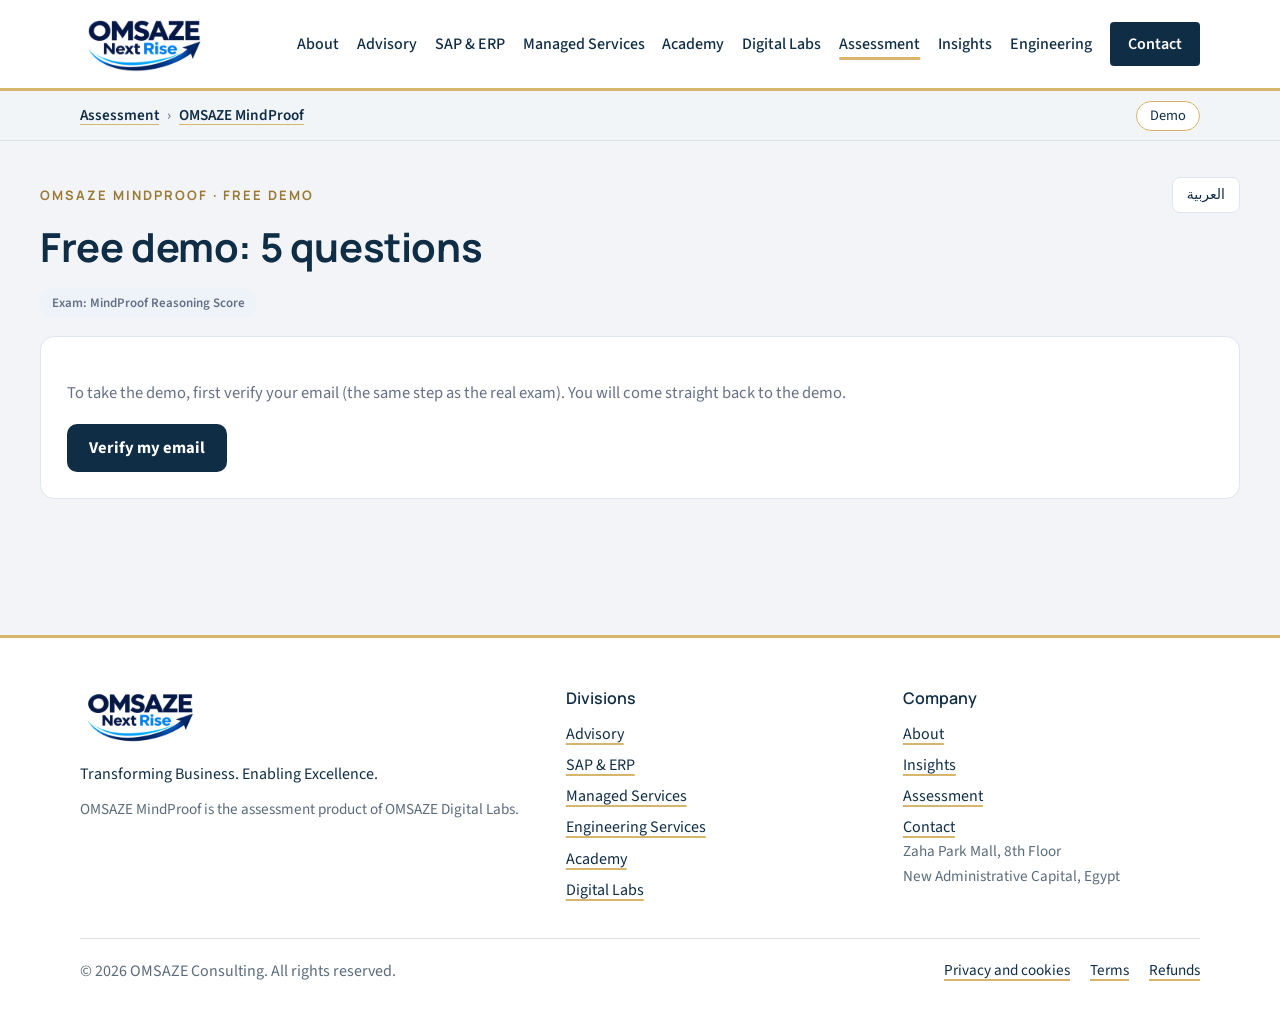
<file: demo.html>
<!doctype html>
<html lang="en">
<head>
<meta charset="utf-8">
<meta name="viewport" content="width=device-width,initial-scale=1">
<meta name="robots" content="noindex,nofollow">
<meta name="theme-color" content="#102D46">
<title>Free demo | OMSAZE MindProof</title>
<!-- OMS-MND-261126-09 (owner revision 16:38Z): Demo button per exam. 5 questions per demo, at most 2 demos per
     person on this browser (counter in localStorage, resets after 24 hours), final score only, no certificate,
     no payment, nothing sent to the server.
     The 10 questions are written only for this demo; they are NOT taken from the exam question bank,
     so real exam items stay private. Everything runs in the browser; no network call is made. -->
<link rel="preconnect" href="https://fonts.googleapis.com"><link rel="preconnect" href="https://fonts.gstatic.com" crossorigin>
<link href="https://fonts.googleapis.com/css2?family=Manrope:wght@600;700;800&family=Source+Sans+3:wght@400;500;600;700&family=IBM+Plex+Sans+Arabic:wght@400;500;600;700&display=swap" rel="stylesheet">
<link rel="stylesheet" href="./omsaze-brand.css">
<style>
:root{--navy:#102D46;--gold:#9A7A35;--muted:#667085;--line:#dfe6ee;--ok:#0f7b4c;--bad:#b42318;--soft:#eef2f9}
*{box-sizing:border-box}body{margin:0;background:#f2f4f7;color:var(--navy);font-family:"Source Sans 3","IBM Plex Sans Arabic",system-ui,"Segoe UI",Tahoma,Arial,sans-serif;font-size:16.5px}
[dir=rtl] main{font-family:"IBM Plex Sans Arabic","Source Sans 3",Tahoma,Arial,sans-serif}
main{max-width:780px;margin:auto;padding:36px 16px 70px}
.top{display:flex;justify-content:space-between;align-items:center;gap:12px;flex-wrap:wrap}
.eyebrow{font-size:13px;letter-spacing:2px;color:var(--gold);font-weight:700;text-transform:uppercase;margin:0}
h1{font-family:Manrope,"IBM Plex Sans Arabic",sans-serif;font-size:clamp(28px,5vw,40px);line-height:1.2;margin:10px 0 8px}
p{color:var(--muted);line-height:1.7}
.btn{font:inherit;font-weight:700;background:var(--navy);color:#fff;border:0;border-radius:10px;padding:12px 22px;cursor:pointer;text-decoration:none;display:inline-block}
.btn.ghost{background:#fff;color:var(--navy);border:1px solid var(--line)}
.btn:disabled{opacity:.45;cursor:not-allowed}
.langbtn{font:inherit;font-size:14px;background:#fff;border:1px solid var(--line);border-radius:8px;padding:7px 14px;color:var(--navy);cursor:pointer}
.card{background:#fff;border:1px solid var(--line);border-radius:14px;padding:26px;margin:18px 0}
.meta{display:flex;justify-content:space-between;gap:10px;flex-wrap:wrap;font-size:14px;color:var(--muted)}
.bar{height:6px;background:var(--soft);border-radius:6px;margin:10px 0 18px;overflow:hidden}.bar i{display:block;height:100%;background:var(--gold)}
.tag{display:inline-block;background:var(--soft);border-radius:20px;padding:4px 12px;font-size:13px;font-weight:600}
.q{font-size:19px;font-weight:600;line-height:1.6;margin:14px 0 6px}
.note{font-size:14px;color:var(--muted);margin:0 0 10px}
.opts{display:grid;gap:10px;margin:16px 0}
.opt{font:inherit;text-align:start;background:#fff;border:1.5px solid var(--line);border-radius:10px;padding:13px 16px;cursor:pointer;color:var(--navy)}
.opt:hover{border-color:#9fb0c6}.opt[aria-pressed=true]{border-color:var(--navy);background:#f4f7fb;font-weight:600}
.opt.right{border-color:var(--ok);background:#e7f6ee}.opt.wrong{border-color:var(--bad);background:#fdecea}
.ltr{direction:ltr;unicode-bidi:isolate;text-align:left}
.row{display:flex;gap:10px;flex-wrap:wrap;justify-content:space-between;align-items:center;margin-top:8px}
.score{font-family:Manrope,sans-serif;font-size:46px;font-weight:800;margin:6px 0}
.review li{margin:0 0 14px;line-height:1.6}.ok{color:var(--ok);font-weight:700}.no{color:var(--bad);font-weight:700}
.fine{font-size:13.5px}
.grid{border-collapse:collapse;margin:14px 0;font-family:monospace;font-size:18px}.grid td{border:1px solid var(--line);padding:8px 12px;text-align:center}
</style>
</head>
<body>
<main id="app"></main>
<script src="./university-config.js"></script>
<script>
(function () {
  'use strict';
  // OMS-MND-261126-10: questions, correct answers, scoring and the 2-demo limit all live in the database
  // (functions demo_status / demo_start / demo_submit). The browser never receives the correct answers.
  var T = {
    eyebrow: ['OMSAZE MindProof · Free demo', 'OMSAZE MindProof · تجربة مجانية'],
    title: ['Free demo: 5 questions', 'تجربة مجانية: 5 أسئلة'],
    lead: ['5 questions from the real exam bank, at the same level as the full exam. No payment and no certificate. Each verified email can take the demo up to 2 times per exam.', '5 أسئلة من بنك الاختبار الحقيقي وبنفس مستوى صعوبة الاختبار الكامل. بدون دفع وبدون شهادة. كل بريد إلكتروني موثق له تجربتان بحد أقصى لكل اختبار.'],
    left: ['Demos left: {n} of 2', 'التجارب المتبقية: {n} من 2'],
    usedUp: ['You have used both free demos for this exam. Start the full exam when you are ready.', 'لقد استخدمت التجربتين المجانيتين لهذا الاختبار. ابدأ الاختبار الكامل عندما تكون جاهزا.'],
    signIn: ['To take the demo, first verify your email (the same step as the real exam). You will come straight back to the demo.', 'لأداء التجربة، وثّق بريدك الإلكتروني أولا (نفس خطوة الاختبار الحقيقي). بعدها ترجع للتجربة مباشرة.'],
    verify: ['Verify my email', 'توثيق البريد الإلكتروني'],
    examName: ['Exam: {e}', 'الاختبار: {e}'],
    start: ['Start the demo', 'ابدأ التجربة'], lang: ['العربية', 'English'], loading: ['Loading…', 'جار التحميل…'],
    of: ['Question {n} of {t}', 'السؤال {n} من {t}'], next: ['Next', 'التالي'], back: ['Back', 'السابق'], finish: ['See my result', 'اعرض نتيجتي'],
    enOnly: ['', 'هذا السؤال لقياس مهارة اللغة الإنجليزية، لذلك يظهر بالإنجليزية.'],
    result: ['Your demo result', 'نتيجة التجربة'], correct: ['correct', 'إجابات صحيحة'],
    resultNote: ['Final demo score. Practice only: no payment, no certificate.', 'النتيجة النهائية للتجربة. للتدريب فقط: بدون دفع وبدون شهادة.'],
    error: ['Something went wrong. Please try again.', 'حدث خطأ. حاول مرة أخرى.'],
    noQ: ['There are no new demo questions for you right now.', 'لا توجد أسئلة تجربة جديدة لك الآن.'],
    ok: ['OK', 'حسنا'], back2: ['Back to exams', 'العودة للاختبارات']
  };
  var params = new URLSearchParams(location.search);
  var ar = params.get('lang') === 'ar' || (!params.get('lang') && /^ar\b/i.test(navigator.language || ''));
  var EXAMS = { 'university-iq-preparation': ['MindProof Reasoning Score', 'مؤشر MindProof للاستدلال', './iq-prep.html'],
                'university-cognitive-skills': ['University Cognitive Skills', 'المهارات المعرفية الجامعية', './university.html'] };
  var exam = EXAMS[params.get('exam')] ? params.get('exam') : 'university-iq-preparation';
  var cfg = window.OMSAZE_ADVANCED70_CONFIG || {}, REST = String(cfg.apiBase || '').replace('/functions/v1', '');
  var SKEY = 'omsaze-email-verification';
  function auth() { try { return JSON.parse(sessionStorage.getItem(SKEY) || 'null') || {}; } catch (e) { return {}; } }
  function signedIn() { var a = auth(); return !!(a.proof && a.session && a.session.access_token); }
  async function refresh() {
    var a = auth(); if (!a.session || !a.session.refresh_token) throw Error('sign_in_required');
    var r = await fetch(REST + '/auth/v1/token?grant_type=refresh_token', { method: 'POST', headers: { 'content-type': 'application/json', apikey: cfg.publishableKey }, body: JSON.stringify({ refresh_token: a.session.refresh_token }) });
    var d = await r.json(); if (!r.ok || !d.access_token) throw Error('sign_in_required');
    a.session = { access_token: d.access_token, refresh_token: d.refresh_token || a.session.refresh_token, expires_at: d.expires_at };
    try { sessionStorage.setItem(SKEY, JSON.stringify(a)); } catch (e) {}
  }
  async function rpc(fn, body, retried) {
    var a = auth(); if (!a.session || !a.session.access_token) throw Error('sign_in_required');
    var r = await fetch(REST + '/rest/v1/rpc/' + fn, { method: 'POST', headers: { 'content-type': 'application/json', apikey: cfg.publishableKey, authorization: 'Bearer ' + a.session.access_token }, body: JSON.stringify(body), signal: AbortSignal.timeout(15000) });
    var d = null; try { d = await r.json(); } catch (e) {}
    if (r.ok) return d;
    var msg = (d && (d.message || d.error)) || ('HTTP ' + r.status);
    if ((r.status === 401 || /JWT/i.test(msg)) && !retried) { await refresh(); return rpc(fn, body, true); }
    throw Error(msg);
  }
  var state = 'intro', status = null, Q = [], runId = null, ans = [], i = 0, res = null, busy = false, err = '';
  var L = function () { return ar ? 1 : 0; };
  var t = function (k) { return T[k][L()]; };
  var esc = function (s) { return String(s).replace(/[&<>"']/g, function (c) { return { '&': '&amp;', '<': '&lt;', '>': '&gt;', '"': '&quot;', "'": '&#39;' }[c]; }); };
  var app = document.getElementById('app');
  function fail(e) { var m = String(e && e.message || e); busy = false;
    if (/sign_in_required/.test(m)) { state = 'signin'; } else if (/demo_limit_reached/.test(m)) { status = { remaining: 0 }; state = 'intro'; } else if (/demo_no_questions/.test(m)) { err = t('noQ'); } else { err = t('error'); }
    render(); }
  async function loadStatus() { if (!signedIn()) { state = 'signin'; render(); return; }
    try { status = await rpc('demo_status', { p_exam_tag: exam }); state = 'intro'; render(); } catch (e) { fail(e); } }
  async function begin() { if (busy) return; busy = true; err = ''; render();
    try { var d = await rpc('demo_start', { p_exam_tag: exam }); runId = d.runId; Q = d.questions || []; status = { remaining: d.remaining };
      ans = new Array(Q.length).fill(null); i = 0; state = 'quiz'; busy = false; render(); } catch (e) { fail(e); } }
  async function submit() { if (busy) return; busy = true; err = ''; render();
    try { res = await rpc('demo_submit', { p_run_id: runId, p_answers: ans }); status = { remaining: res.remaining }; state = 'result'; busy = false; render(); window.scrollTo(0, 0); } catch (e) { fail(e); } }
  function head() {
    return '<div class="top"><p class="eyebrow">' + esc(t('eyebrow')) + '</p><button class="langbtn" id="lang" type="button">' + esc(t('lang')) + '</button></div>';
  }
  // OMS-MND-261127-20: the demo ends with OK, which returns to the first demo page. No link into the full exam or payment.
  function homeLink(label) { return '<a class="btn" href="./index.html">' + esc(label) + '</a>'; }
  function render() {
    document.documentElement.lang = ar ? 'ar' : 'en'; document.documentElement.dir = ar ? 'rtl' : 'ltr';
    var h = head();
    if (state === 'signin') {
      h += '<h1>' + esc(t('title')) + '</h1><p><span class="tag">' + esc(t('examName').replace('{e}', EXAMS[exam][L()])) + '</span></p><div class="card"><p>' + esc(t('signIn')) + '</p>' +
        '<a class="btn" href="' + EXAMS[exam][2] + '?lang=' + (ar ? 'ar' : 'en') + '&demo=' + encodeURIComponent(exam) + '">' + esc(t('verify')) + '</a></div>';
    } else if (state === 'intro') {
      h += '<h1>' + esc(t('title')) + '</h1><p><span class="tag">' + esc(t('examName').replace('{e}', EXAMS[exam][L()])) + '</span></p><p>' + esc(t('lead')) + '</p>';
      if (!status) h += '<p class="fine">' + esc(t('loading')) + '</p>';
      else if (status.remaining <= 0) h += '<div class="card"><p>' + esc(t('usedUp')) + '</p>' + homeLink(t('back2')) + '</div>';
      else h += '<p class="fine">' + esc(t('left').replace('{n}', status.remaining)) + '</p><button class="btn" id="start" type="button"' + (busy ? ' disabled' : '') + '>' + esc(busy ? t('loading') : t('start')) + '</button>';
    } else if (state === 'quiz') {
      var q = Q[i], en = q.englishOnly, li = en ? 0 : L();
      h += '<div class="card"><div class="meta"><span>' + esc(t('of').replace('{n}', i + 1).replace('{t}', Q.length)) + '</span><span class="tag">' + esc(q.domain[L()]) + '</span></div>' +
        '<div class="bar"><i style="width:' + Math.round((i + 1) * 100 / Q.length) + '%"></i></div>' +
        (en && ar ? '<p class="note">' + esc(t('enOnly')) + '</p>' : '') +
        '<div class="q' + (en ? ' ltr' : '') + '">' + esc(q.question[li]) + '</div>' +
        (Array.isArray(q.grid) ? '<table class="grid ltr">' + q.grid.map(function (row) { return '<tr>' + (Array.isArray(row) ? row : [row]).map(function (c) { return '<td>' + esc(c) + '</td>'; }).join('') + '</tr>'; }).join('') + '</table>' : '') +
        '<div class="opts' + (en ? ' ltr' : '') + '">';
      q.options.forEach(function (o, k) { h += '<button class="opt" type="button" data-k="' + k + '" aria-pressed="' + (ans[i] === k) + '">' + esc(li ? o.ar : o.en) + '</button>'; });
      h += '</div><div class="row"><button class="btn ghost" id="back" type="button"' + (i === 0 ? ' disabled' : '') + '>' + esc(t('back')) + '</button>' +
        '<button class="btn" id="next" type="button"' + (ans[i] === null || busy ? ' disabled' : '') + '>' + esc(i === Q.length - 1 ? (busy ? t('loading') : t('finish')) : t('next')) + '</button></div></div>';
    } else {
      var left = status ? status.remaining : 0;
      h += '<div class="card"><h1>' + esc(t('result')) + '</h1><div class="score ltr">' + res.score + ' / ' + res.total + '</div><p>' + esc(t('correct')) + '</p><p class="fine">' + esc(t('resultNote')) + '</p>' +
        '<p class="fine">' + esc(t('left').replace('{n}', left)) + '</p><div class="row">' + '<a class="btn" href="./demo.html?exam=' + encodeURIComponent(exam) + '&lang=' + (ar ? 'ar' : 'en') + '">' + esc(t('ok')) + '</a>' + '</div></div>';
    }
    if (err) h += '<p class="note" role="alert">' + esc(err) + '</p>';
    app.innerHTML = h;
    bind();
  }
  function bind() {
    var on = function (id, f) { var el = document.getElementById(id); if (el) el.addEventListener('click', f); };
    on('lang', function () { ar = !ar; render(); });
    on('start', begin);
    on('back', function () { if (i > 0) { i--; render(); } });
    on('next', function () { if (ans[i] === null) return; if (i < Q.length - 1) { i++; render(); window.scrollTo(0, 0); } else submit(); });
    Array.prototype.forEach.call(document.querySelectorAll('.opt'), function (b) {
      b.addEventListener('click', function () { ans[i] = Number(b.getAttribute('data-k')); render(); });
    });
  }
  render();
  loadStatus();
})();
</script>
<script src="./omsaze-shell.js" data-label="Demo"></script>
</body>
</html>
</file>
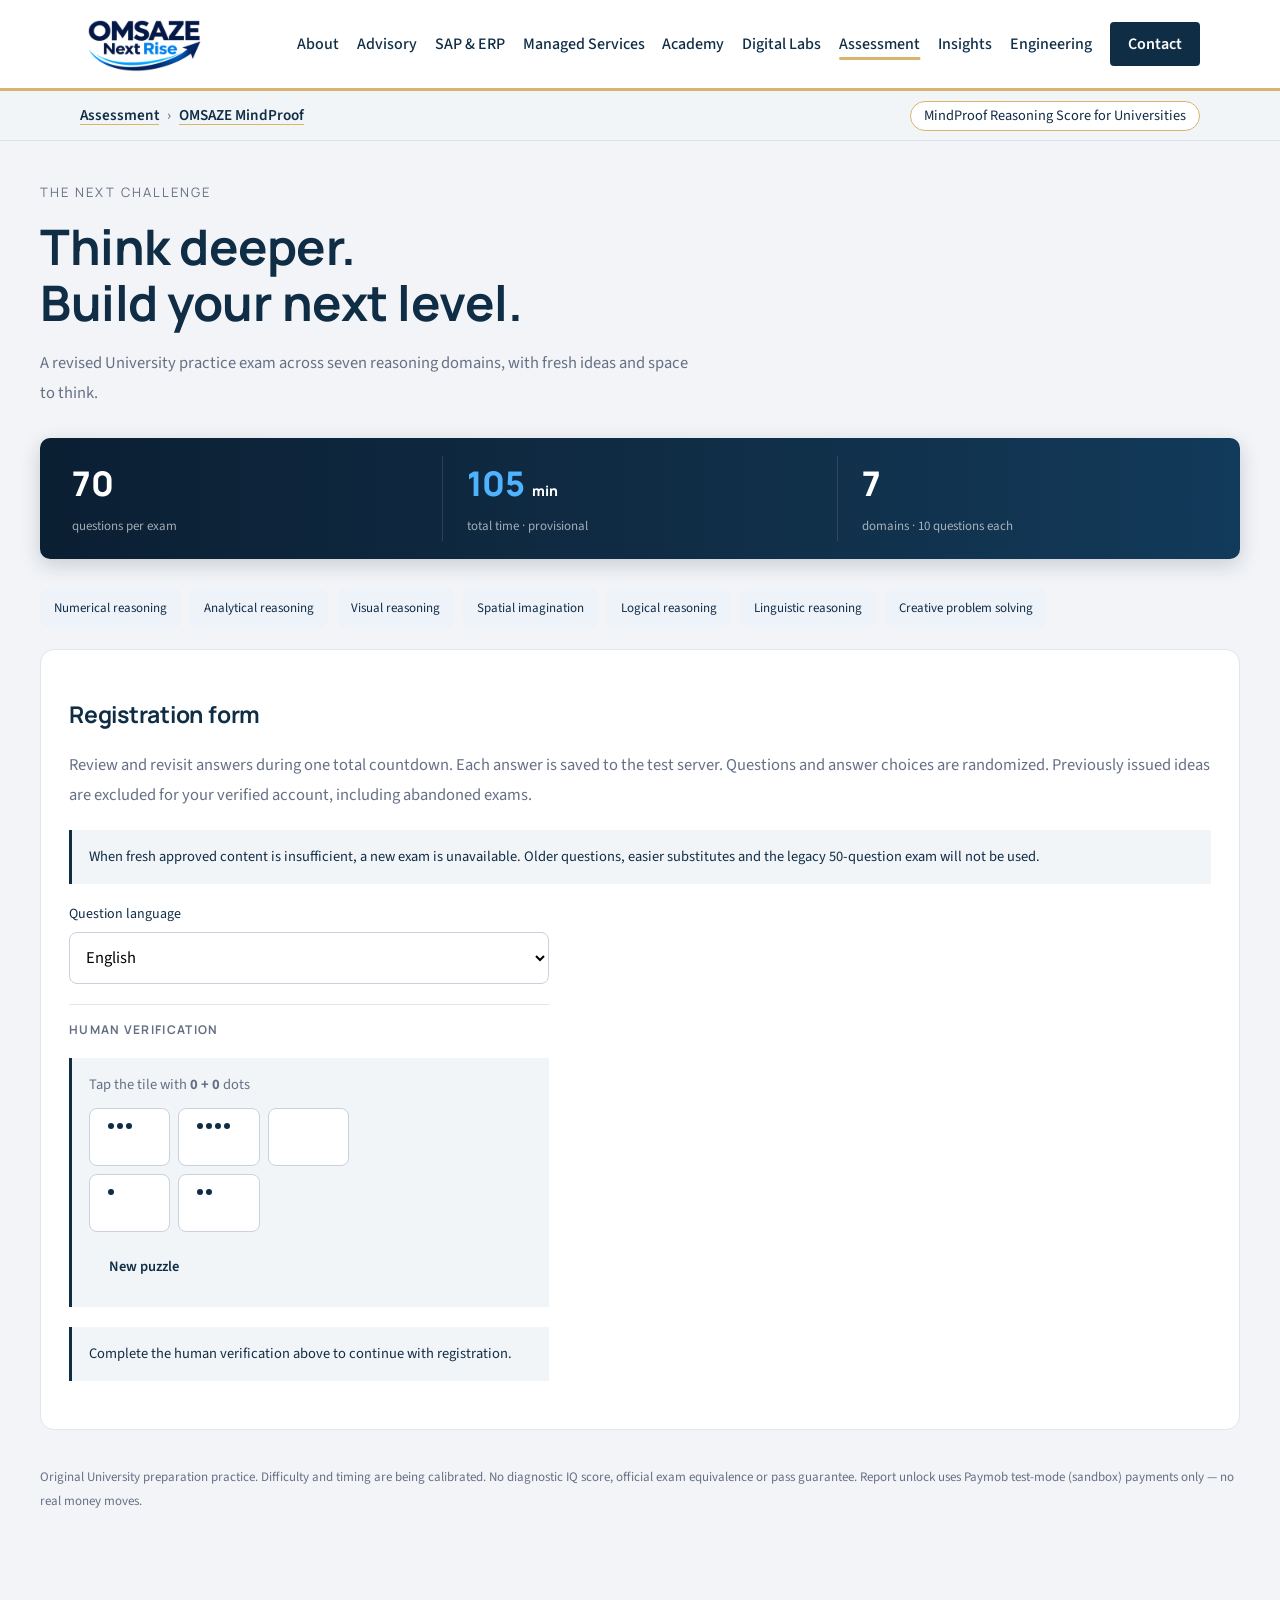
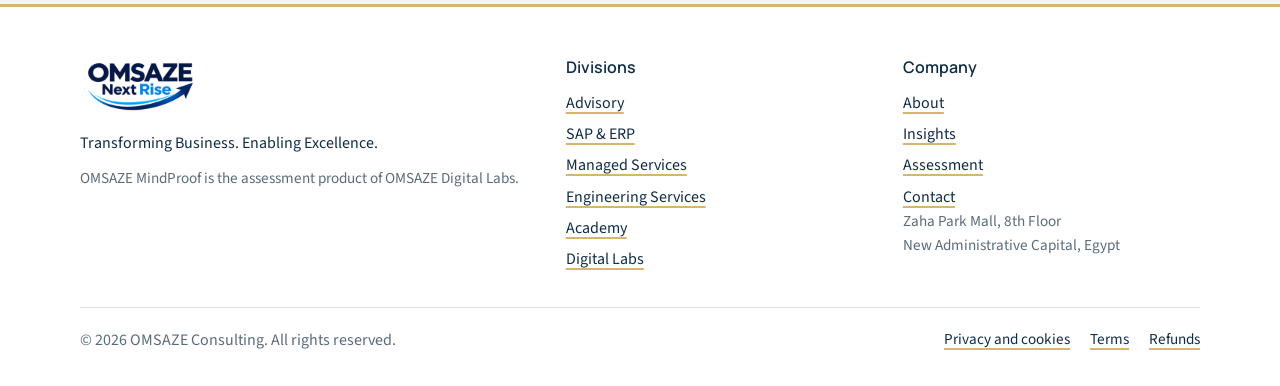
<file: iq-prep.html>
<!doctype html><html lang="en"><head><meta charset="utf-8"><meta name="viewport" content="width=device-width,initial-scale=1"><meta name="robots" content="noindex,nofollow"><meta name="theme-color" content="#102D46"><title>OMSAZE — MindProof Reasoning Score for Universities</title><style>
:root{font-family:system-ui,"Segoe UI",Tahoma,Arial,sans-serif;color:#102D46;background:#f2f4f7}*{box-sizing:border-box}body{margin:0}header{border-bottom:1px solid #dfe6ee;background:white;padding:20px max(20px,6vw);display:flex;justify-content:space-between;align-items:center}.brand{font-weight:850;letter-spacing:2px;font-size:23px}.brand b{color:#102D46}.pill{background:#F2F5F8;border-radius:25px;padding:7px 12px;font-size:11px;color:#102D46}main{max-width:960px;margin:auto;padding:42px 20px}.eyebrow{font-size:11px;letter-spacing:2px;color:#667085}h1{font-size:clamp(30px,5vw,49px);line-height:1.14;letter-spacing:-1.7px;margin:18px 0}h2{font-size:23px;line-height:1.5;letter-spacing:-.5px}p{color:#667085;line-height:1.8}.lead{font-size:16px;max-width:650px}.metrics{display:grid;grid-template-columns:repeat(3,1fr);gap:12px;margin:30px 0}.metric{background:white;border:1px solid #dfe6ee;padding:23px;border-radius:12px}.metric b{display:block;font-size:30px;margin-bottom:7px}.metric span{font-size:12px;color:#667085}.card{background:white;padding:28px;border:1px solid #dfe6ee;border-radius:14px;margin:22px 0}.domains{display:flex;gap:9px;flex-wrap:wrap}.domains span{padding:10px 14px;background:#eef2f9;border-radius:7px;font-size:12px}.note{border-left:3px solid #102D46;padding:14px 17px;background:#F2F5F8;color:#102D46;line-height:1.8;font-size:13px;margin:20px 0}.actions{display:flex;gap:10px;flex-wrap:wrap;align-items:center}button,input,select{font:inherit}button{padding:12px 20px;background:#102D46;color:white;border:0;border-radius:8px;cursor:pointer;font-weight:600}button:hover{background:#0058c2}button:disabled{opacity:.45;cursor:not-allowed}.ghost{background:#F2F5F8;color:#102D46}.ghost:hover{background:#e3eefd}input,select{border:1px solid #c9d1df;border-radius:8px;padding:12px;width:100%;margin:8px 0 16px;background:white}label{font-size:13px;display:block}.form{max-width:480px}.formsection{font-size:12px;letter-spacing:1.3px;text-transform:uppercase;color:#667085;margin:22px 0 2px;border-top:1px solid #dfe6ee;padding-top:16px}.form .formsection:first-child{margin-top:4px;border-top:0;padding-top:0}.formrow{display:grid;grid-template-columns:1fr 1fr;gap:0 14px}@media(max-width:480px){.formrow{grid-template-columns:1fr}}.error{color:#a44437;background:#fff1ed;padding:13px;border-radius:8px;font-size:13px;line-height:1.8}.success{color:#9A7A35;font-size:12px;line-height:1.8}.timer{font-variant-numeric:tabular-nums;font-size:21px;font-weight:bold;color:#102D46}.qhead{display:flex;justify-content:space-between;align-items:center;gap:20px}.qhead small{color:#667085}.bar{height:5px;background:#e6ecf5;border-radius:5px;margin:20px 0}.bar i{display:block;height:100%;background:#102D46;border-radius:5px}.question{white-space:pre-wrap;font-size:19px;line-height:1.9;color:#102D46}.option{width:100%;text-align:start;border:1px solid #dfe6ee;background:white;color:#102D46;margin:7px 0;padding:17px;font-weight:400;display:flex;align-items:center;gap:15px}.option:hover{background:#f2f4f7}.option.selected{background:#F2F5F8;border-color:#102D46}.letter{font-size:12px;border:1px solid #c9d1df;width:27px;height:27px;border-radius:6px;display:grid;place-items:center;flex:none}.nav{display:flex;justify-content:space-between;gap:12px;margin:25px 0}.reviewgrid{display:grid;grid-template-columns:repeat(10,1fr);gap:7px}.reviewgrid button{font-size:12px;padding:10px 0}.reviewgrid .unanswered{background:#f2f4f7;color:#667085}.reviewgrid .flagged{background:#fff2cd;color:#a27a34}footer{font-size:11px;color:#667085;margin-top:35px;line-height:1.9}table{border-collapse:collapse;width:100%;font-size:13px}td,th{padding:13px;text-align:start;border-bottom:1px solid #dfe6ee}a{color:#102D46}.hidden{display:none}dialog{border:1px solid #dfe6ee;border-radius:14px;max-width:450px;width:calc(100% - 35px);padding:27px;color:#102D46}dialog::backdrop{background:#102D4670}button:focus-visible,input:focus-visible{outline:3px solid #bcd0ef;outline-offset:3px}@media(max-width:600px){main{padding-top:28px}.card{padding:19px}.metric{padding:16px}.metric b{font-size:25px}.metrics{gap:7px}.metric span{font-size:10px}.reviewgrid{grid-template-columns:repeat(7,1fr)}h1{letter-spacing:-1px}.qhead{gap:10px}.question{font-size:17px}header{padding:17px 20px}}
body{font-family:"Aptos Display","Aptos",Inter,"Segoe UI",system-ui,Tahoma,Arial,sans-serif;font-size:16.5px}.eyebrow,.pill{font-size:13px}.domains span,.metric span{font-size:13px}.note{font-size:14.5px}footer{font-size:13px}label{font-size:14px}.error,.success{font-size:14px}.reviewgrid button{font-size:13px}.question{font-size:20px}.lead{font-size:16.5px}.humangrid{display:grid;grid-template-columns:repeat(3,1fr);gap:8px;max-width:260px}.humantile{display:flex;align-items:center;justify-content:center;padding:10px 4px;background:#fff;border:1px solid #c9d1df;border-radius:8px;cursor:pointer}.humantile:hover{background:#F2F5F8;border-color:#102D46}.humantile:disabled{opacity:.5;cursor:default}.examlayout{display:grid;grid-template-columns:1fr 230px;gap:18px;align-items:start}@media(max-width:760px){.examlayout{grid-template-columns:1fr}.examnav{order:2}}.examnav{position:sticky;top:16px}.reviewgrid.side{grid-template-columns:repeat(5,1fr)}@media(max-width:760px){.reviewgrid.side{grid-template-columns:repeat(10,1fr)}}.reviewgrid .answered{background:#9A7A35;color:#fff}.reviewgrid button.current{outline:3px solid #102D46;outline-offset:2px}.navlegend{display:flex;flex-wrap:wrap;gap:12px;font-size:12px;color:#667085;margin-bottom:12px}.navlegend span{display:flex;align-items:center;gap:6px}.dot{width:10px;height:10px;border-radius:50%;display:inline-block}.dot-answered{background:#9A7A35}.dot-flagged{background:#fff2cd;border:1px solid #a27a34}.dot-unanswered{background:#f2f4f7;border:1px solid #c9d1df}.notifyRow{margin:10px 0 0;font-size:13px}.notifyRow label{display:flex;align-items:center;gap:8px;font-size:13px;color:#667085;cursor:pointer}.notifyRow input[type=radio]{width:auto;margin:0}</style><link rel="preconnect" href="https://fonts.googleapis.com"><link rel="preconnect" href="https://fonts.gstatic.com" crossorigin><link href="https://fonts.googleapis.com/css2?family=Manrope:wght@600;700;800&family=Source+Sans+3:wght@400;500;600;700&family=IBM+Plex+Sans+Arabic:wght@400;500;600;700&display=swap" rel="stylesheet"><link rel="stylesheet" href="./omsaze-brand.css"></head><body><main id="app"></main><dialog id="finishDialog"><h2>Finish your test?</h2><p id="finishText"></p><div class="actions"><button id="confirmFinish">Submit saved answers</button><button class="ghost" id="cancelFinish">Keep working</button></div></dialog><script src="iq-prep-config.js"></script><script type="module" src="university-client.js"></script><script src="./omsaze-shell.js" data-label="MindProof Reasoning Score for Universities"></script></body></html>
</file>
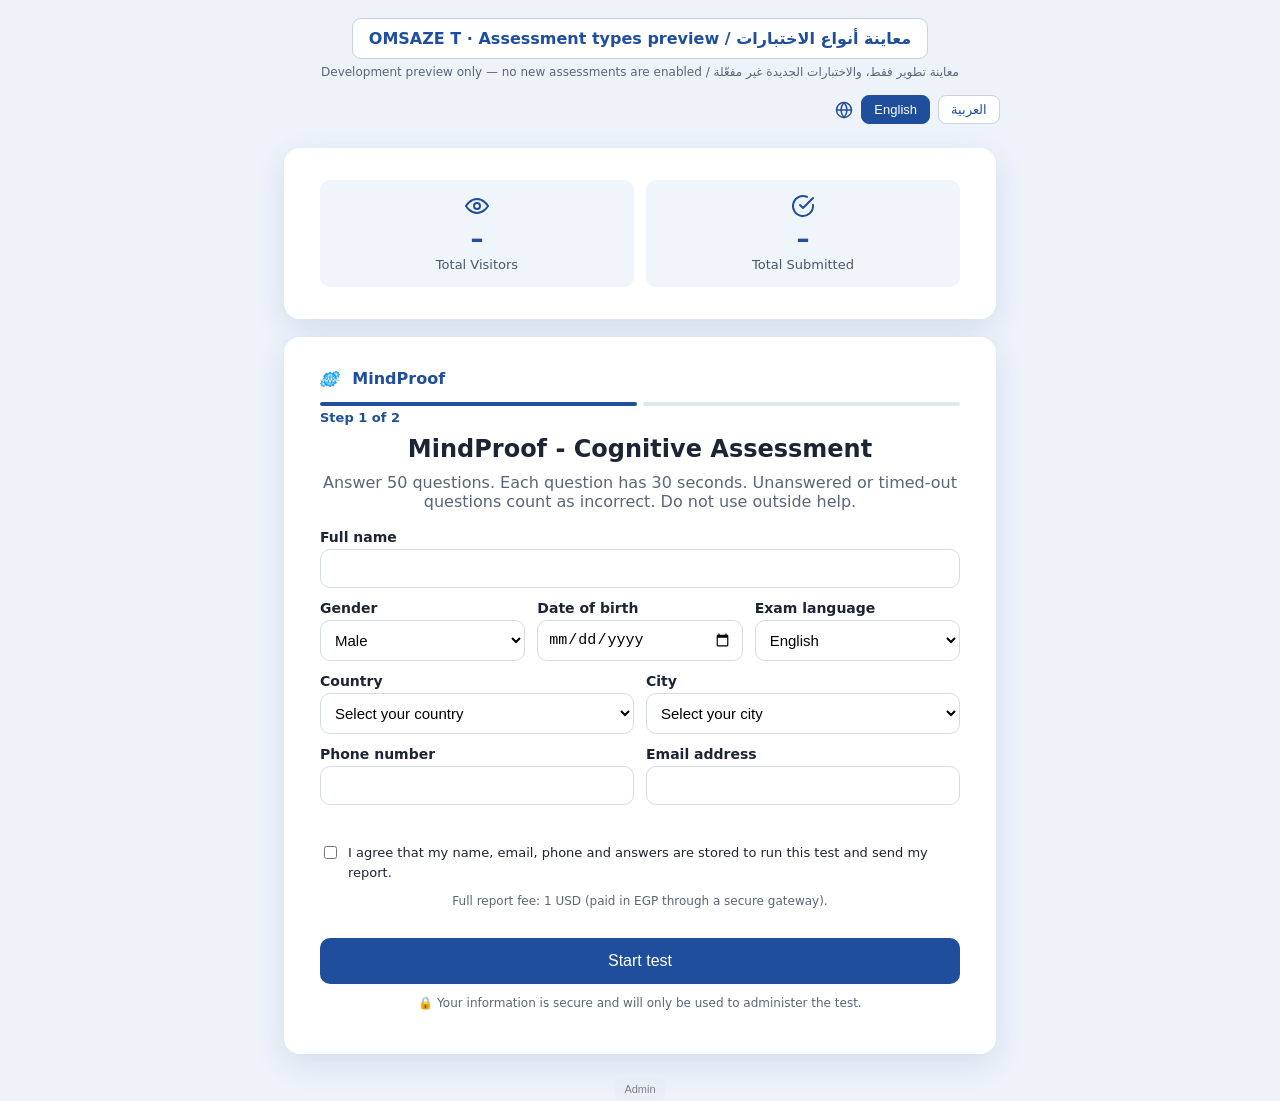
<file: legacy-exam.html>
<!DOCTYPE html>
<html>
<head>
<meta charset="utf-8">
<meta name="viewport" content="width=device-width, initial-scale=1">
<title>MindProof - Cognitive Assessment</title>
<style>
body{font-family:system-ui,"Segoe UI",Tahoma,Arial,sans-serif;margin:0;background:#f4f6fa;color:#1d2433}
.card{max-width:720px;margin:24px auto;background:#fff;border-radius:12px;padding:24px;box-shadow:0 2px 12px rgba(0,0,0,.08)}
h1{font-size:22px;margin:0 0 10px}
h2{font-size:18px;margin:18px 0 6px}
label{display:block;margin:12px 0 4px;font-weight:600;font-size:14px}
input,select{width:100%;padding:10px;border:1px solid #c9d1df;border-radius:8px;font-size:15px;box-sizing:border-box;background:#fff}
button{background:#1f4e9c;color:#fff;border:0;border-radius:8px;padding:10px 18px;font-size:15px;cursor:pointer}
button:disabled{background:#9aa6bd;cursor:default}
button.ghost{background:#e7ecf5;color:#1d2433}
.opt{display:block;width:100%;text-align:start;margin:8px 0;background:#f0f4fb;color:#1d2433;border:2px solid transparent;font-size:16px;padding:12px}
.opt.sel{border-color:#1f4e9c;background:#dfe9fb}
.opt:disabled{background:#f3f4f6;color:#6b7280}
.timer{font-size:20px;font-weight:700}
.timer.low{color:#c0392b}
.bar{height:8px;background:#e3e8f2;border-radius:4px;overflow:hidden}
.bar>div{height:100%;background:#1f4e9c}
.err{color:#c0392b;font-size:13px;margin-top:6px;min-height:16px}
.qtext{font-size:18px;line-height:1.6;white-space:pre-line;margin:14px 0}
table{width:100%;border-collapse:collapse;margin-top:8px}
td,th{padding:8px;border-bottom:1px solid #e3e8f2;text-align:start}
.disc{font-size:12px;color:#5b6577;margin-top:16px;line-height:1.5}
.brand{font-size:12px;color:#5b6577;margin-bottom:6px}
/* PHOTO_DATA_URI */
/* ---- Canva design system: light blue-grey page, centered white card, brand blue ---- */
body{background:#eef3fa;min-height:100vh}
.card{max-width:640px;border-radius:16px;padding:32px 36px;box-shadow:0 10px 30px rgba(31,78,156,.12)}
.logo{display:flex;align-items:center;gap:8px;font-weight:700;color:#1f4e9c;font-size:16px;margin-bottom:14px}
.logo .dot{width:22px;height:22px;border-radius:50%;background:#1f4e9c;display:inline-block}
.steps{display:flex;gap:6px;margin:6px 0 4px}
.steps span{flex:1;height:4px;border-radius:2px;background:#dfe6f2}
.steps span.on{background:#1f4e9c}
.step-label{font-size:13px;color:#1f4e9c;font-weight:600;margin-bottom:10px}
h1{text-align:center;font-size:24px}
.sub{text-align:center;color:#5b6577;margin:0 0 18px}
.row3,.row2{display:grid;gap:12px}
.row3{grid-template-columns:1fr 1fr 1fr}
.row2{grid-template-columns:1fr 1fr}
.row3>div,.row2>div{min-width:0}
input,select{border-radius:10px;border-color:#d5dce8}
button.primary{width:100%;padding:14px;font-size:16px;margin-top:18px;border-radius:10px;background:#1f4e9c}
.secure{text-align:center;font-size:12px;color:#5b6577;margin-top:12px}
.qhead{display:flex;justify-content:space-between;align-items:center;margin-bottom:14px}
.qmeta{font-size:13px;color:#5b6577;margin-bottom:6px}
.timer{background:#e8f0fc;color:#1f4e9c;border-radius:999px;padding:6px 14px;font-size:15px;font-weight:700;min-width:70px;text-align:center}
.timer.low{background:#fdecea;color:#c0392b}
.opt{display:flex;align-items:center;gap:12px;background:#fff;border:1.5px solid #dfe6f2;border-radius:12px;padding:14px 16px;margin:10px 0}
.opt:hover:not(:disabled){border-color:#1f4e9c}
.opt.sel{border-color:#1f4e9c;background:#eef4ff;box-shadow:0 0 0 3px rgba(31,78,156,.12)}
.ltr{width:28px;height:28px;border-radius:8px;background:#eef3fa;color:#1f4e9c;font-weight:700;display:inline-flex;align-items:center;justify-content:center;flex:0 0 28px}
.hint{font-size:13px;color:#5b6577;min-height:18px}
.nav{display:flex;justify-content:space-between;margin-top:14px;gap:8px;flex-wrap:wrap}
@media (max-width:620px){.row3{grid-template-columns:1fr}.row2{grid-template-columns:1fr}.card{padding:22px}}
.stats{display:flex;gap:12px;margin-bottom:0}
.stats>div{flex:1;text-align:center;padding:14px;background:#f0f4fb;border-radius:10px}
.stats b{display:block;font-size:26px;color:#1f4e9c}
.stats span{font-size:13px;color:#4a5568}
.consent{display:flex;gap:8px;align-items:flex-start;font-weight:400;margin:16px 0 8px;font-size:13px;line-height:1.5}
.consent input{width:auto;margin-top:3px}
.pay-note{font-size:13px;color:#4a5568}
.langbar{display:flex;align-items:center;justify-content:flex-end;gap:8px;max-width:720px;margin:16px auto 0;padding:0 2px}
.langbar .globe{display:flex;color:#1f4e9c}
.langbar button{background:#fff;color:#1f4e9c;border:1px solid #c9d1df;border-radius:8px;padding:6px 12px;font-size:13px}
.langbar button.on{background:#1f4e9c;color:#fff;border-color:#1f4e9c}
.stats .ic{display:flex;justify-content:center;color:#1f4e9c;margin-bottom:6px}
.elapsed-wrap{font-size:14px;color:#4a5568}
.elapsed-wrap b{color:#1f4e9c;font-variant-numeric:tabular-nums}
.rvgrid{display:grid;grid-template-columns:repeat(auto-fill,minmax(44px,1fr));gap:6px;margin:12px 0}.rv{padding:8px 0;border:0;border-radius:6px;font-weight:600;color:#fff;cursor:pointer}.rv:disabled{opacity:.35;cursor:default}.rv.done{background:#2e7d4f}.rv.flagged{background:#d98e04}.rv.expired{background:#c0392b}.rv.todo{background:#8a94a6}
</style>
</head>
<body>
<nav aria-label="OMSAZE T development assessment catalog" style="max-width:720px;margin:18px auto 0;padding:0 12px;text-align:center">
  <a href="./assessments.html" style="display:inline-block;padding:10px 16px;border:1px solid #c9d1df;border-radius:9px;background:#fff;color:#1f4e9c;text-decoration:none;font-weight:600">
    OMSAZE T · Assessment types preview / معاينة أنواع الاختبارات
  </a>
  <p style="font-size:12px;color:#5b6577;margin:6px 0">Development preview only — no new assessments are enabled / معاينة تطوير فقط، والاختبارات الجديدة غير مفعّلة</p>
</nav>
<div class="langbar" id="langbar"><span class="globe"><svg width="18" height="18" viewBox="0 0 24 24" fill="none" stroke="currentColor" stroke-width="2" stroke-linecap="round" stroke-linejoin="round"><circle cx="12" cy="12" r="10"/><line x1="2" y1="12" x2="22" y2="12"/><path d="M12 2a15.3 15.3 0 0 1 4 10 15.3 15.3 0 0 1-4 10 15.3 15.3 0 0 1-4-10 15.3 15.3 0 0 1 4-10z"/></svg></span><button type="button" id="lg_en" onclick="setPageLang('en')">English</button><button type="button" id="lg_ar" onclick="setPageLang('ar')">العربية</button></div><div class="card stats" id="stats"><div><span class="ic"><svg width="24" height="24" viewBox="0 0 24 24" fill="none" stroke="currentColor" stroke-width="2" stroke-linecap="round" stroke-linejoin="round"><path d="M1 12s4-7 11-7 11 7 11 7-4 7-11 7S1 12 1 12z"/><circle cx="12" cy="12" r="3"/></svg></span><b id="st_v">–</b><span id="lb_v">Total Visitors</span></div><div><span class="ic"><svg width="24" height="24" viewBox="0 0 24 24" fill="none" stroke="currentColor" stroke-width="2" stroke-linecap="round" stroke-linejoin="round"><path d="M22 11.08V12a10 10 0 1 1-5.93-9.14"/><path d="M22 4 12 14.01l-3-3"/></svg></span><b id="st_s">–</b><span id="lb_s">Total Submitted</span></div></div>
<p id="geoLine" style="text-align:center;font-size:12px;color:#5b6577;margin:-6px 0 10px"></p>
<div class="card" id="app"></div>
<p style="text-align:center;margin:18px 0 0"><button type="button" id="adminToggle" class="ghost" style="font-size:11px;padding:5px 10px;opacity:.55">Admin</button></p>
<div class="card" id="adminPanel" style="display:none;max-width:420px"></div>
<script src="./staging-config.js"></script>
<script>
const CONFIG = {"brand": "MindProof", "apiBase": "", "priceNote": "Full report fee: 1 USD (paid in EGP through a secure gateway).", "ccEmail": "", "norm": {"mean": 25, "sd": 8}, "jobBands": [{"minIQ": 130, "en": "Senior and leadership roles requiring complex analysis", "ar": "أدوار قيادية وعليا تتطلب تحليلًا معقدًا", "fr": "Postes seniors et de direction à analyse complexe"}, {"minIQ": 110, "en": "Professional and analytical roles", "ar": "أدوار مهنية وتحليلية", "fr": "Postes professionnels et analytiques"}, {"minIQ": 90, "en": "Operational and structured roles", "ar": "أدوار تشغيلية ومنظمة", "fr": "Postes opérationnels et structurés"}, {"minIQ": 0, "en": "Roles with clear procedures and supervision", "ar": "أدوار ذات إجراءات واضحة وإشراف", "fr": "Postes à procédures claires et encadrés"}], "photo": ""};
// Development-only fail-closed API selection; do NOT send real client data to Production.
const STAGING_API = String(window.OMSAZE_STAGING_API_BASE || "").replace(new RegExp("/$"), "");
let stagingReady = false;
try {
  const u = new URL(STAGING_API);
  stagingReady = u.protocol === "https:" && u.hostname.endsWith(".supabase.co")
    && u.hostname !== "trfmircskunoszetgfjt.supabase.co"
    && u.pathname === "/functions/v1";
} catch (_) {}
CONFIG.apiBase = stagingReady ? STAGING_API : "";
if (!stagingReady) {
  document.getElementById("app").textContent =
    "OMSAZE Development: staging backend is not configured. Configure staging-config.js with a NEW Supabase project's public Edge Functions URL; production is intentionally blocked.";
  throw new Error("Development backend not configured; production access blocked");
}

/* ---------- UI strings ---------- */
const UI = {
  en: {dir:'ltr', title:'MindProof - Cognitive Assessment', intro:'Answer 50 questions. Each question has 30 seconds. Unanswered or timed-out questions count as incorrect. Do not use outside help.',
    name:'Full name', gender:'Gender', male:'Male', female:'Female', birth:'Date of birth', language:'Exam language', phone:'Phone number', email:'Email address', start:'Start test',
    next:'Next', prev:'Previous', finish:'Finish test', of:'of', sec:'s', timeUp:'Time is up for this question.',
    reqErr:'Please fill in all fields correctly.', emailErr:'Enter a valid email address.', phoneErr:'Enter a valid phone number.',
    rTitle:'Your Report', candidate:'Candidate', score:'Score', pct:'Percentage', estimate:'Estimated IQ-equivalent score', pctl:'Percentile',
    abil:'Ability breakdown', strong:'Strengths', weak:'Areas to develop', none:'None identified', jobs:'Role fit (indicative)',
    timeouts:'Timed-out questions', unanswered:'Unanswered questions', tabs:'Window/tab switches during test',
    disc:'This is a screening estimate, not a clinically validated IQ measurement. The score mapping uses assumed norms until calibrated on a representative sample. Use it together with other assessment information.',
    download:'Download report', sending:'Sending report by email...', sent:'Report sent by email.', sendFail:'Could not send the email automatically. Please download the report.',
    ab:{num:'Numerical reasoning', pat:'Pattern reasoning', verb:'Verbal reasoning', logic:'Logical deduction', vis:'Visual-spatial reasoning'}},
  ar: {dir:'rtl', title:'اختبار الفحص المعرفي', intro:'أجب عن 50 سؤالًا. لكل سؤال 30 ثانية. الأسئلة غير المُجابة أو التي انتهى وقتها تُحسب خطأ. يُرجى عدم الاستعانة بأي مصدر خارجي.',
    name:'الاسم الكامل', gender:'النوع', male:'ذكر', female:'أنثى', birth:'تاريخ الميلاد', language:'لغة الاختبار', phone:'رقم الهاتف', email:'البريد الإلكتروني', start:'بدء الاختبار',
    next:'التالي', prev:'السابق', finish:'إنهاء الاختبار', of:'من', sec:'ث', timeUp:'انتهى الوقت لهذا السؤال.',
    reqErr:'يُرجى تعبئة جميع الحقول بشكل صحيح.', emailErr:'أدخل بريدًا إلكترونيًا صحيحًا.', phoneErr:'أدخل رقم هاتف صحيحًا.',
    rTitle:'تقريرك', candidate:'المتقدم', score:'الدرجة', pct:'النسبة المئوية', estimate:'الدرجة التقديرية المكافئة لمعامل الذكاء', pctl:'المئين',
    abil:'تحليل القدرات', strong:'نقاط القوة', weak:'مجالات التطوير', none:'لا يوجد', jobs:'ملاءمة الأدوار (مؤشر إرشادي)',
    timeouts:'أسئلة انتهى وقتها', unanswered:'أسئلة غير مُجابة', tabs:'تبديل النافذة أو التبويب أثناء الاختبار',
    disc:'هذا تقدير فحص وليس قياسًا سريريًا معتمدًا لمعامل الذكاء. يعتمد التحويل على معايير مفترضة حتى يتم معايرته على عينة ممثلة. استخدمه مع معلومات تقييم أخرى.',
    download:'تحميل التقرير', sending:'جارٍ إرسال التقرير بالبريد...', sent:'تم إرسال التقرير بالبريد.', sendFail:'تعذّر الإرسال التلقائي للبريد. يُرجى تحميل التقرير.',
    ab:{num:'الاستدلال العددي', pat:'استدلال الأنماط', verb:'الاستدلال اللفظي', logic:'الاستنتاج المنطقي', vis:'الاستدلال البصري المكاني'}},
  fr: {dir:'ltr', title:'Test de dépistage cognitif', intro:'Répondez à 50 questions. Chaque question dispose de 30 secondes. Les questions sans réponse ou expirées comptent comme incorrectes.',
    name:'Nom complet', gender:'Genre', male:'Homme', female:'Femme', birth:'Date de naissance', language:'Langue du test', phone:'Téléphone', email:'E-mail', start:'Commencer le test',
    next:'Suivant', prev:'Précédent', finish:'Terminer', of:'sur', sec:'s', timeUp:'Temps écoulé pour cette question.',
    reqErr:'Veuillez remplir correctement tous les champs.', emailErr:'Adresse e-mail invalide.', phoneErr:'Numéro de téléphone invalide.',
    rTitle:'Votre rapport', candidate:'Candidat', score:'Score', pct:'Pourcentage', estimate:'Score estimé équivalent QI', pctl:'Centile',
    abil:'Détail des capacités', strong:'Points forts', weak:'Axes de progression', none:'Aucun identifié', jobs:'Adéquation aux rôles (indicatif)',
    timeouts:'Questions expirées', unanswered:'Questions sans réponse', tabs:'Changements de fenêtre/onglet pendant le test',
    disc:'Ceci est une estimation de dépistage, non une mesure clinique validée du QI. La conversion utilise des normes supposées jusqu’à calibrage sur un échantillon représentatif.',
    download:'Télécharger le rapport', sending:'Envoi du rapport par e-mail...', sent:'Rapport envoyé par e-mail.', sendFail:'Envoi automatique impossible. Veuillez télécharger le rapport.',
    ab:{num:'Raisonnement numérique', pat:'Raisonnement par motifs', verb:'Raisonnement verbal', logic:'Déduction logique', vis:'Raisonnement visuo-spatial'}}
};

Object.assign(UI.en,{step1:'Step 1 of 2',secure:'Your information is secure and will only be used to administer the test.',question:'Question',hint:'Choose the best answer before the timer ends.'});
Object.assign(UI.ar,{step1:'الخطوة 1 من 2',secure:'بياناتك محمية وستُستخدم فقط لإجراء الاختبار.',question:'السؤال',hint:'اختر أفضل إجابة قبل انتهاء الوقت.'});
Object.assign(UI.fr,{step1:'Étape 1 sur 2',secure:'Vos informations sont sécurisées et serviront uniquement à administrer le test.',question:'Question',hint:'Choisissez la meilleure réponse avant la fin du temps.'});
Object.assign(UI.en,{country:'Country',city:'City',selectCountry:'Select your country',selectCity:'Select your city',otherCountry:'Other',otherCity:'Other / not listed',countryErr:'Please select your country.',cityErr:'Please select or enter your city.'});
Object.assign(UI.ar,{country:'الدولة',city:'المدينة',selectCountry:'اختر دولتك',selectCity:'اختر مدينتك',otherCountry:'أخرى',otherCity:'أخرى / غير مدرجة',countryErr:'يُرجى اختيار الدولة.',cityErr:'يُرجى اختيار أو إدخال المدينة.'});
Object.assign(UI.fr,{country:'Pays',city:'Ville',selectCountry:'Sélectionnez votre pays',selectCity:'Sélectionnez votre ville',otherCountry:'Autre',otherCity:'Autre / non listée',countryErr:'Veuillez sélectionner votre pays.',cityErr:'Veuillez sélectionner ou saisir votre ville.'});
/* ---------- country -> city (parent -> child) ---------- */
const COUNTRIES={
  EG:{en:'Egypt',ar:'مصر',fr:'Égypte',cities:['Cairo','Giza','Alexandria','Damietta','Mansoura','Tanta','Port Said','Suez','Luxor','Aswan']},
  SA:{en:'Saudi Arabia',ar:'السعودية',fr:'Arabie saoudite',cities:['Riyadh','Jeddah','Mecca','Medina','Dammam','Khobar','Tabuk','Abha']},
  AE:{en:'United Arab Emirates',ar:'الإمارات',fr:'Émirats arabes unis',cities:['Dubai','Abu Dhabi','Sharjah','Ajman','Al Ain']},
  KW:{en:'Kuwait',ar:'الكويت',fr:'Koweït',cities:['Kuwait City','Hawalli','Salmiya']},
  QA:{en:'Qatar',ar:'قطر',fr:'Qatar',cities:['Doha','Al Rayyan']},
  BH:{en:'Bahrain',ar:'البحرين',fr:'Bahreïn',cities:['Manama','Riffa']},
  OM:{en:'Oman',ar:'عُمان',fr:'Oman',cities:['Muscat','Salalah']},
  JO:{en:'Jordan',ar:'الأردن',fr:'Jordanie',cities:['Amman','Zarqa','Irbid']},
  LB:{en:'Lebanon',ar:'لبنان',fr:'Liban',cities:['Beirut','Tripoli']},
  OTHER:{en:'Other',ar:'أخرى',fr:'Autre',cities:[]}
};
function cityOptionsFor(countryCode,selectedCity){
  const u=UI[LANG];
  if(!countryCode)return `<option value="">${esc(u.selectCity)}</option>`;
  const c=COUNTRIES[countryCode];
  if(!c||!c.cities.length)return '';
  const opts=c.cities.map(name=>`<option value="${esc(name)}" ${name===selectedCity?'selected':''}>${esc(name)}</option>`).join('');
  return `<option value="">${esc(u.selectCity)}</option>${opts}<option value="__other__" ${selectedCity==='__other__'?'selected':''}>${esc(u.otherCity)}</option>`;
}
function onCountryChange(){
  const country=document.getElementById('f_country').value;
  const wrap=document.getElementById('f_city_wrap');
  if(!wrap)return;
  if(country==='OTHER'){
    wrap.innerHTML=`<label>${esc(UI[LANG].city)}</label><input id="f_city" value="">`;
  }else{
    wrap.innerHTML=`<label>${esc(UI[LANG].city)}</label><select id="f_city" onchange="onCityChange()">${cityOptionsFor(country)}</select>`;
  }
}
function onCityChange(){
  const sel=document.getElementById('f_city');
  if(sel&&sel.value==='__other__'){
    const wrap=document.getElementById('f_city_wrap');
    wrap.innerHTML=`<label>${esc(UI[LANG].city)}</label><input id="f_city" value="">`;
  }
}

Object.assign(UI.en,{visitors:'Total Visitors', submitted:'Total Submitted', consent:'I agree that my name, email, phone and answers are stored to run this test and send my report.', consentErr:'Please accept the data consent to continue.', paying:'Redirecting to secure payment...', payFail:'Could not start the payment. Please try again.', waiting:'Confirming your payment...', payDone:'Payment confirmed.', payNotDone:'The payment was not completed. Please try again.', payPending:'Payment is still being confirmed. Your report will also be emailed to you.', again:'Back to start'});
Object.assign(UI.ar,{visitors:'إجمالي الزوار', submitted:'إجمالي المشاركات', consent:'أوافق على حفظ اسمي وبريدي الإلكتروني وهاتفي وإجاباتي لإجراء هذا الاختبار وإرسال التقرير.', consentErr:'يُرجى الموافقة على معالجة البيانات للمتابعة.', paying:'جارٍ تحويلك إلى الدفع الآمن...', payFail:'تعذّر بدء الدفع. يُرجى المحاولة مرة أخرى.', waiting:'جارٍ تأكيد الدفع...', payDone:'تم تأكيد الدفع.', payNotDone:'لم يكتمل الدفع. يُرجى المحاولة مرة أخرى.', payPending:'جارٍ تأكيد الدفع. سيُرسل التقرير إلى بريدك أيضًا.', again:'العودة للبداية'});
Object.assign(UI.fr,{visitors:'Visiteurs totaux', submitted:'Tests soumis', consent:'J\'accepte que mon nom, e-mail, téléphone et réponses soient enregistrés pour réaliser ce test et envoyer mon rapport.', consentErr:'Veuillez accepter le consentement pour continuer.', paying:'Redirection vers le paiement sécurisé...', payFail:'Impossible de lancer le paiement. Réessayez.', waiting:'Confirmation du paiement...', payDone:'Paiement confirmé.', payNotDone:'Le paiement n\'a pas abouti. Réessayez.', payPending:'Paiement en cours de confirmation. Le rapport vous sera aussi envoyé par e-mail.', again:'Retour au début'});

const ABIL = ['num','pat','verb','logic','vis'];
const TOTAL = 50, SECONDS = 30;
let LANG = 'en';
let EXAM = 'en';   // language of the questions, chosen in the form
const ST = {};            // test state

/* ---------- helpers (display only) ---------- */
const tx=(en,ar)=> EXAM==='ar' ? ar : en;
function esc(s){return String(s).replace(/[&<>"']/g,c=>({'&':'&amp;','<':'&lt;','>':'&gt;','"':'&quot;',"'":'&#39;'}[c]));}

/* ---------- registration ---------- */
function readReg(){
  const g=id=>{const el=document.getElementById(id); return el?el.value.trim():(ST.reg?ST.reg[id]:'');};
  return {name:g('f_name'), gender:g('f_gender'), birth:g('f_birth'), lang:g('f_lang')||'en', phone:g('f_phone'), email:g('f_email'), country:g('f_country'), city:g('f_city')};
}
function renderReg(err, keep){
  const u=UI[LANG];
  const v=keep||{};
  const langOpts=[['en','English'],['ar','العربية'],['fr','Français']].map(([c,n])=>`<option value="${c}" ${c===LANG?'selected':''}>${n}</option>`).join('');
  const countryOpts=`<option value="">${esc(u.selectCountry)}</option>`+Object.entries(COUNTRIES).map(([code,c])=>`<option value="${code}" ${code===v.country?'selected':''}>${esc(c[LANG]||c.en)}</option>`).join('');
  document.getElementById('app').innerHTML=`
    <div class="logo"><img src="[data-uri]" alt="" style="height:1em;vertical-align:-2px;margin-inline-end:4px">${esc(CONFIG.brand||'')}</div>
    <div class="steps"><span class="on"></span><span></span></div>
    <div class="step-label">${u.step1}</div>
    <h1>${u.title}</h1><p class="sub">${u.intro}</p>
    <label>${u.name}</label><input id="f_name" value="${esc(v.name||'')}">
    <div class="row3">
      <div><label>${u.gender}</label><select id="f_gender"><option value="male" ${v.gender==='male'?'selected':''}>${u.male}</option><option value="female" ${v.gender==='female'?'selected':''}>${u.female}</option></select></div>
      <div><label>${u.birth}</label><input id="f_birth" type="date" value="${esc(v.birth||'')}"></div>
      <div><label>${u.language}</label><select id="f_lang" >${langOpts}</select></div>
    </div>
    <div class="row2">
      <div><label>${u.country}</label><select id="f_country" onchange="onCountryChange()">${countryOpts}</select></div>
      <div id="f_city_wrap">${v.country==='OTHER'?`<label>${esc(u.city)}</label><input id="f_city" value="${esc(v.city||'')}">`:`<label>${esc(u.city)}</label><select id="f_city" onchange="onCityChange()">${cityOptionsFor(v.country,v.city)}</select>`}</div>
    </div>
    <div class="row2">
      <div><label>${u.phone}</label><input id="f_phone" value="${esc(v.phone||'')}"></div>
      <div><label>${u.email}</label><input id="f_email" type="email" value="${esc(v.email||'')}"></div>
    </div>
    <div class="err" id="f_err">${err||''}</div>
    <label class="consent"><input type="checkbox" id="f_consent"> ${u.consent}</label>
    <p class="secure">${CONFIG.priceNote||""}</p>
    <button class="primary" onclick="submitReg()">${u.start}</button>
    <p class="secure">🔒 ${u.secure}</p>`;
}
function changeLang(l){ LANG=l; refreshStatLabels(); document.documentElement.lang=l; document.documentElement.dir=UI[l].dir; renderReg(null, readReg()); }
function ageOk(birth){
  const b=new Date(birth+"T00:00:00"); if(isNaN(b)) return false;
  const t=new Date(); let age=t.getFullYear()-b.getFullYear();
  const m=t.getMonth()-b.getMonth(); if(m<0||(m===0&&t.getDate()<b.getDate())) age--;
  return age>=5 && age<=100;
}
Object.assign(UI.en,{ageErr:"Age must be between 5 and 100 years."});
Object.assign(UI.ar,{ageErr:"يجب أن يكون العمر بين 5 و100 سنة."});
Object.assign(UI.fr,{ageErr:"L'âge doit être compris entre 5 et 100 ans."});
function submitReg(){
  const r=readReg(); const u=UI[LANG];
  let err='';
  if(r.name.length<3 || !r.gender || !r.birth) err=u.reqErr;
  else if(!ageOk(r.birth)) err=u.ageErr;
  else if(!r.country) err=u.countryErr;
  else if(!r.city || r.city==='__other__') err=u.cityErr;
  else if(!document.getElementById('f_consent').checked) err=u.consentErr;
  else if(!/^[^\s@]+@[^\s@]+\.[^\s@]+$/.test(r.email)) err=u.emailErr;
  else if(!/^\+?[0-9\s-]{7,20}$/.test(r.phone)) err=u.phoneErr;
  if(err){ document.getElementById('f_err').textContent=err; return; }
  ST.reg=r; EXAM=r.lang;
  startTest();
}

Object.assign(UI.en,{flag:'Mark for later', unflag:'Unmark', review:'Review questions', flagged:'Marked for later', answeredCount:'Answered', rvLegend:'Green = answered, orange = marked for later, red = time expired, grey = not answered. Click a number to go back to it.', backToQ:'Back to question'});
Object.assign(UI.ar,{flag:'وضع علامة للمراجعة', unflag:'إلغاء العلامة', review:'مراجعة الأسئلة', flagged:'معلّم للمراجعة', answeredCount:'تمت الإجابة', rvLegend:'أخضر = تمت الإجابة، برتقالي = معلّم للمراجعة، أحمر = انتهى الوقت، رمادي = لم تتم الإجابة. اضغط رقم السؤال للعودة إليه.', backToQ:'العودة إلى السؤال'});
Object.assign(UI.fr,{flag:'Marquer pour plus tard', unflag:'Retirer le marquage', review:'Revoir les questions', flagged:'Marquée pour plus tard', answeredCount:'Répondues', rvLegend:'Vert = répondue, orange = marquée, rouge = temps écoulé, gris = sans réponse. Cliquez un numéro pour y revenir.', backToQ:'Retour à la question'});
function toggleFlag(){ if(ST.done) return; const i=ST.idx; ST.flag[i]=!ST.flag[i];
  if(ST.flag[i]) ST.deadline[i]=null;
  else if(!ST.locked[i] && ST.ans[i]===null) ST.deadline[i]=Date.now()+SECONDS*1000;
  renderQ(); }
function showReview(){
  if(ST.done) return;
  ST.review=true; const u=UI[LANG];
  const cells=ST.items.map((_,k)=>{
    const visited=k<=(ST.furthest||0);
    const cls=ST.flag[k]?'flagged':(ST.ans[k]!==null?'done':(ST.locked[k]?'expired':'todo'));
    return '<button class="rv '+cls+'" '+(visited?'':'disabled')+' onclick="goFromReview('+k+')">'+(k+1)+'</button>';
  }).join('');
  const answered=ST.ans.filter(a=>a!==null).length;
  const flagged=ST.flag.filter(Boolean).length;
  document.getElementById('app').innerHTML=`
    <div class="qhead"><div class="logo"><img src="[data-uri]" alt="" style="height:22px;width:22px;border-radius:50%;object-fit:contain;margin-inline-end:4px">${esc(CONFIG.brand||'')}</div>
      <span class="elapsed-wrap"><span class="elapsed-label">Elapsed</span> <b id="elapsed">00:00</b></span></div>
    <h3>${u.review}</h3>
    <p class="hint">${u.answeredCount}: ${answered} / ${TOTAL} · ${u.flagged}: ${flagged}</p>
    <div class="rvgrid">${cells}</div>
    <p class="hint">${u.rvLegend}</p>
    <div class="nav">
      <button class="ghost" ${i===0?'disabled':''} onclick="go(${i-1})">${u.prev}</button>
      <button ${i===TOTAL-1?'disabled':''} onclick="go(${i+1})">${u.next}</button>
    </div>
    <div style="text-align:center;margin-top:22px">
      <button style="min-width:240px;padding:12px 24px;background:#15803d;color:#fff;border:0;border-radius:8px;font-weight:600;cursor:pointer" onclick="confirmFinish()">${u.finish}</button>
    </div>`;
  updateTimer();
}
function goFromReview(k){ ST.idx=k; renderQ(); }
/* ---------- test flow ---------- */
async function startTest(){
  hideStats();
  let t;
  try{
    const r=await fetch(CONFIG.apiBase+'/start-test',{method:'POST',headers:{'Content-Type':'application/json'},body:JSON.stringify({lang:EXAM})});
    t=await r.json();
    if(!r.ok||!t.testId) throw new Error(t.error||'start failed');
  }catch(e){ document.getElementById('app').innerHTML='<p class="err">'+esc(e.message)+'</p>'; return; }
  ST.testId=t.testId;
  ST.items=t.questions;                       // stems and options only; answers stay on the server
  ST.ans=Array(TOTAL).fill(null); ST.locked=Array(TOTAL).fill(false); ST.flag=Array(TOTAL).fill(false); ST.deadline=Array(TOTAL).fill(null);
  ST.review=false; ST.idx=0; ST.tabSwitches=0; ST.done=false; ST.startedAt=Date.now();
  ST.endAt=Date.now()+t.seconds*1000;         // one countdown for the whole test
  go(0);
  ST.timer=setInterval(tick,250);
}
function go(j){
  ST.furthest=Math.max(ST.furthest||0,j);
  ST.idx=j;
  renderQ();
}
function renderQ(){
  ST.review=false;
  const u=UI[LANG]; const i=ST.idx; const it=ST.items[i]; const locked=ST.locked[i];
  const opts=it.options.map((o,j)=>`<button class="opt ${ST.ans[i]===j?'sel':''}" ${locked?'disabled':''} onclick="choose(${j})"><span class="ltr">${'ABCD'[j]}</span><span>${esc(o)}</span></button>`).join('');
  document.getElementById('app').innerHTML=`
    <div class="qhead"><div class="logo"><img src="[data-uri]" alt="" style="height:1em;vertical-align:-2px;margin-inline-end:4px">${esc(CONFIG.brand||'')}</div>
      <span class="elapsed-wrap"><span class="elapsed-label">Elapsed</span> <b id="elapsed">00:00</b></span> <span id="timer" class="timer"></span></div>
    <div class="qmeta">${u.question} ${i+1} ${u.of} ${TOTAL}</div>
    <div class="bar"><div style="width:${(i+1)/TOTAL*100}%"></div></div>
    <div class="qtext">${esc(it.stem)}</div>
    ${opts}
    <p class="hint">${locked?u.timeUp:u.hint}</p>
    <div class="nav">
      <button class="ghost" ${i===0?'disabled':''} onclick="go(${i-1})">${u.prev}</button>
      <button ${i===TOTAL-1?'disabled':''} onclick="go(${i+1})">${u.next}</button>
    </div>
    <div style="text-align:center;margin-top:22px">
      <button style="min-width:240px;padding:12px 24px;background:#15803d;color:#fff;border:0;border-radius:8px;font-weight:600;cursor:pointer" onclick="confirmFinish()">${u.finish}</button>
    </div>`;
  updateTimer();
}
function choose(j){ if(ST.done || ST.locked[ST.idx]) return; ST.ans[ST.idx]=j; renderQ(); }
function updateTimer(){
  const ex=document.getElementById('elapsed');
  if(ex && ST.startedAt){ const e=Math.floor((Date.now()-ST.startedAt)/1000); ex.textContent=String(Math.floor(e/60)).padStart(2,'0')+':'+String(e%60).padStart(2,'0'); }
  const el=document.getElementById('timer'); if(!el || !ST.endAt) return;
  const rem=Math.max(0,Math.ceil((ST.endAt-Date.now())/1000));
  el.textContent=String(Math.floor(rem/60)).padStart(2,'0')+':'+String(rem%60).padStart(2,'0');
  el.className='timer'+(rem<=60?' low':'');
}
function tick(){
  if(ST.done) return;
  if(Date.now()>=ST.endAt){ finish(); return; }   // time is up: submit the answers given so far
  updateTimer();
}
function confirmFinish(){
  if(ST.done) return;
  const msg = EXAM==="ar"
    ? "هل تريد إنهاء الاختبار الآن؟ لن تتمكن من تغيير الإجابات بعد ذلك."
    : "Finish the test now? You cannot change your answers after this.";
  if(confirm(msg)) finish();
}
function finish(){
  if(ST.done) return;
  ST.done=true; clearInterval(ST.timer);
  submitForPayment({reg:ST.reg, lang:EXAM, testId:ST.testId, answers:ST.ans});
}

/* ---------- scoring & report ---------- */
function bandFor(iq){
  const bands=(CONFIG.jobBands||[]).slice().sort((a,b)=>b.minIQ-a.minIQ);
  return bands.find(b=>iq>=b.minIQ) || null;
}
function reportHTML(lang, res){
  const u=UI[lang]||UI.en;
  const rows=ABIL.map(a=>{ const p=res.per[a].n?Math.round(res.per[a].c/res.per[a].n*100):0; return `<tr><td>${u.ab[a]}</td><td>${res.per[a].c} / ${res.per[a].n}</td><td>${p}%</td></tr>`; }).join('');
  const strong=ABIL.filter(a=>res.per[a].n && res.per[a].c/res.per[a].n>=0.8).map(a=>u.ab[a]);
  const weak=ABIL.filter(a=>res.per[a].n && res.per[a].c/res.per[a].n<=0.5).map(a=>u.ab[a]);
  const band=bandFor(res.iq);
  const job=band?(band[lang]||band.en):'';
  return `<div dir="${u.dir}" style="font-family:system-ui,Arial,sans-serif;color:#1d2433">
    <h2>${u.rTitle}</h2>
    <p><b>${u.candidate}:</b> ${esc(res.reg.name)}<br><b>Date:</b> ${res.date}<br><b>Email:</b> ${esc(res.reg.email)} · <b>Phone:</b> ${esc(res.reg.phone)}</p>
    <p><b>${u.score}:</b> ${res.correct} / ${res.total} &nbsp; <b>${u.pct}:</b> ${res.pct}%</p>
    <p><b>${u.estimate}:</b> ${res.iq} &nbsp; <b>${u.pctl}:</b> ${res.pctl}</p>
    <h2>${u.abil}</h2>
    <table><tr><th>${u.abil}</th><th>${u.score}</th><th>${u.pct}</th></tr>${rows}</table>
    <p><b>${u.strong}:</b> ${strong.length?strong.join(', '):u.none}<br><b>${u.weak}:</b> ${weak.length?weak.join(', '):u.none}</p>
    <p><b>${u.jobs}:</b> ${esc(job)}</p>
    <p><b>${u.timeouts}:</b> ${res.timeouts} &nbsp; <b>${u.unanswered}:</b> ${res.unanswered} &nbsp; <b>${u.tabs}:</b> ${res.tabSwitches}</p>
    <p class="disc">${u.disc}</p>
  </div>`;
}
function renderReport(res){
  const full=reportHTML('en',res) + (LANG!=='en' ? '<hr>'+reportHTML(LANG,res) : '');
  ST.report=full; ST.result=res;
  const u=UI[LANG];
  document.getElementById('app').innerHTML=`
    <h1>${u.rTitle}</h1>
    ${full}
    <p><button onclick="downloadReport()">${u.download}</button></p>
    <div class="err" id="mail_status" style="color:#1d2433"></div>`;
  sendReport(full, res);
}
function downloadReport(){
  const blob=new Blob(['<!DOCTYPE html><html><head><meta charset="utf-8"></head><body>'+ST.report+'</body></html>'],{type:'text/html'});
  const a=document.createElement('a'); a.href=URL.createObjectURL(blob); a.download='report_'+(ST.reg.name||'candidate').replace(/\s+/g,'_')+'.html'; a.click();
}
async function sendReport(html, res){
  const el=document.getElementById('mail_status'); if(!el) return;
  if(!CONFIG.webhookUrl){ el.textContent=''; return; }
  el.textContent=UI[LANG].sending;
  try{
    const payload={to:res.reg.email, cc:CONFIG.ccEmail||'', subject:'Test result - '+res.reg.name, reportHtml:html,
      candidate:res.reg, score:{correct:res.correct,total:res.total,pct:res.pct,estimate:res.iq,percentile:res.pctl}, timeouts:res.timeouts, tabSwitches:res.tabSwitches};
    await fetch(CONFIG.webhookUrl,{method:'POST',headers:{'Content-Type':'text/plain'},body:JSON.stringify(payload)});
    el.textContent=UI[LANG].sent;
  }catch(e){ el.textContent=UI[LANG].sendFail; }
}

/* ---------- integrity signals ---------- */
if(typeof document!=='undefined'){
  document.addEventListener('visibilitychange',()=>{ if(document.hidden && ST.items && !ST.done) ST.tabSwitches++; });
  ['copy','cut','paste','contextmenu'].forEach(ev=>document.addEventListener(ev,e=>{ if(ST.items && !ST.done) e.preventDefault(); }));
}

/* ---------- backend: visitors, stats, payment ---------- */
function updateLangButtons(){
  const en=document.getElementById('lg_en'), ar=document.getElementById('lg_ar');
  if(en) en.classList.toggle('on', LANG==='en'); if(ar) ar.classList.toggle('on', LANG==='ar');
}
function setPageLang(l){
  LANG=l; document.documentElement.lang=l; document.documentElement.dir=UI[l].dir;
  refreshStatLabels(); updateLangButtons();
  if(!ST.items) renderReg(null, readReg());   // re-draw the form in the new page language, keeping what was typed
}
function refreshStatLabels(){
  const u=UI[LANG]||UI.en;
  const a=document.getElementById('lb_v'), b=document.getElementById('lb_s');
  if(a) a.textContent=u.visitors; if(b) b.textContent=u.submitted;
}
function hideStats(){ for(const id of ['stats','langbar']){ const el=document.getElementById(id); if(el) el.style.display='none'; } }
const STAGING_BASE=window.OMSAZE_STAGING_API_BASE||'', STAGING_KEY='sb_publishable_Xg48L8YEyp6wLSgDo4_7ww_ljIgB3H_';
async function trackVisit(){
  if(!STAGING_BASE)return;
  try{
    const r=await fetch(STAGING_BASE+'/track-visit',{method:'POST',headers:{'Content-Type':'application/json',apikey:STAGING_KEY},body:JSON.stringify({path:location.pathname})});
    const j=await r.json();
    const geo=document.getElementById('geoLine');
    if(geo&&(j.city||j.country)){
      const where=[j.city,j.country].filter(Boolean).join(', ');
      geo.textContent=(LANG==='ar'?'تزورنا الآن من ':'Visiting from ')+where;
    }
  }catch(e){}
}
async function loadStats(){
  refreshStatLabels();
  if(!STAGING_BASE)return;
  try{
    const r=await fetch(STAGING_BASE+'/track-visit',{method:'POST',headers:{'Content-Type':'application/json',apikey:STAGING_KEY},body:JSON.stringify({action:'counts'})});
    const j=await r.json();
    document.getElementById('st_v').textContent=j.visitors;
    document.getElementById('st_s').textContent=j.submitted;
  }catch(e){}
}
/* ---------- admin mini-panel (OTP-gated, mohamedtahereshesh@gmail.com only) ---------- */
function adminToken(){
  try{const raw=sessionStorage.getItem('omsaze-admin-token');if(!raw)return null;const t=JSON.parse(raw);
    if(t&&t.token&&t.exp>Date.now())return t.token;}catch(e){}
  return null;
}
async function adminCall(body){
  const r=await fetch(STAGING_BASE+'/payment-dashboard',{method:'POST',headers:{'Content-Type':'application/json',apikey:STAGING_KEY},body:JSON.stringify(body)});
  const j=await r.json();if(!r.ok)throw new Error(j.error||'Request failed');return j;
}
function renderAdminLogin(msg){
  const p=document.getElementById('adminPanel');
  p.innerHTML=`<label>Admin email</label><input id="admEmail" type="email" placeholder="you@example.com">
    <div id="admCodeWrap" style="display:none"><label>Code</label><input id="admCode" inputmode="numeric" maxlength="8"></div>
    <button type="button" id="admGo">Request code</button>
    <p class="err" id="admMsg">${msg||''}</p>`;
  let requested=false;
  document.getElementById('admGo').onclick=async()=>{
    const email=document.getElementById('admEmail').value.trim();
    const msgEl=document.getElementById('admMsg');
    try{
      if(!requested){
        await adminCall({action:'requestAccess',email});
        requested=true;document.getElementById('admCodeWrap').style.display='block';
        document.getElementById('admGo').textContent='Verify code';msgEl.textContent='If that email is authorized, a code was sent.';
      }else{
        const code=document.getElementById('admCode').value.trim();
        const r=await adminCall({action:'verifyAccess',email,code});
        sessionStorage.setItem('omsaze-admin-token',JSON.stringify({token:r.adminToken,exp:Date.now()+r.expiresInSeconds*1000}));
        renderAdminSummary();
      }
    }catch(e){msgEl.textContent=e.message;}
  };
}
async function renderAdminSummary(){
  const p=document.getElementById('adminPanel');
  try{
    const j=await adminCall({action:'data'});
    p.innerHTML=`<p style="font-size:13px;color:#4a5568;margin:0 0 8px"><b>${j.totalVisits}</b> visitors · <b>${j.submittedExams}</b> submitted exams</p>
      <p><a href="./payment-analytics.html">Open payment analytics →</a></p>`;
  }catch(e){
    sessionStorage.removeItem('omsaze-admin-token');
    renderAdminLogin('Session expired. '+e.message);
  }
}
document.getElementById('adminToggle')?.addEventListener('click',()=>{
  const p=document.getElementById('adminPanel');
  const show=p.style.display==='none';
  p.style.display=show?'block':'none';
  if(show){ if(adminToken()) renderAdminSummary(); else renderAdminLogin(); }
});
function summaryOf(res){
  return {correct:res.correct,total:res.total,pct:res.pct,iq:res.iq,pctl:res.pctl,per:res.per,
    unanswered:res.unanswered,timeouts:res.timeouts,tabSwitches:res.tabSwitches,elapsed:res.elapsed,date:res.date};
}
async function submitForPayment(sub){
  const u=UI[LANG]||UI.en; const app=document.getElementById('app');
  app.innerHTML=`<h1>${u.rTitle}</h1><p class="pay-note">${u.paying}</p>`;
  try{
    const r=await fetch(CONFIG.apiBase+'/submit',{method:'POST',headers:{'Content-Type':'application/json'},
      body:JSON.stringify({reg:sub.reg, lang:sub.lang, testId:sub.testId, answers:sub.answers})});
    const j=await r.json();
    if(!r.ok || !j.paymentUrl) throw new Error(j.error||'submit failed');
    sessionStorage.setItem('iq_sid', j.submissionId);   // used after the payment returns to this page
    location.href=j.paymentUrl;
  }catch(e){
    app.innerHTML=`<h1>${u.rTitle}</h1><p class="err">${u.payFail}</p><button onclick="location.reload()">${u.again}</button>`;
  }
}
async function showPaymentReturn(){
  const u=UI[LANG]||UI.en; const app=document.getElementById('app');
  const q=new URLSearchParams(location.search); const sid=sessionStorage.getItem('iq_sid');
  hideStats();
  if(q.get('success')!=='true'){
    app.innerHTML=`<h1>${u.rTitle}</h1><p class="err">${u.payNotDone}</p><button onclick="location.href=location.pathname">${u.again}</button>`; return;
  }
  if(!sid){ app.innerHTML=`<h1>${u.rTitle}</h1><p>${u.payPending}</p>`; return; }
  app.innerHTML=`<h1>${u.rTitle}</h1><p class="pay-note">${u.waiting}</p>`;
  for(let i=0;i<40;i++){                       // the payment webhook may arrive a few seconds after the redirect
    try{
      const r=await fetch(CONFIG.apiBase+'/result?sid='+encodeURIComponent(sid)); const j=await r.json();
      if(j.status==='paid'){
        ST.report=j.reportHtml; ST.reg={name:j.name||'candidate'};
        app.innerHTML=`<p class="pay-note">✔ ${u.payDone}</p>${j.reportHtml}<p><button onclick="downloadReport()">${u.download}</button></p>`;
        sessionStorage.removeItem('iq_sid'); return;
      }
    }catch(e){}
    await new Promise(done=>setTimeout(done,3000));
  }
  app.innerHTML=`<h1>${u.rTitle}</h1><p>${u.payPending}</p>`;
}

/* ---------- init ---------- */
if(typeof document!=='undefined' && document.getElementById('app')){
  document.documentElement.dir=UI[LANG].dir;
  trackVisit().finally(loadStats); updateLangButtons();
  if(new URLSearchParams(location.search).get('payment')==='return') showPaymentReturn();
  else renderReg();
}
</script>
</body>
</html>
</file>
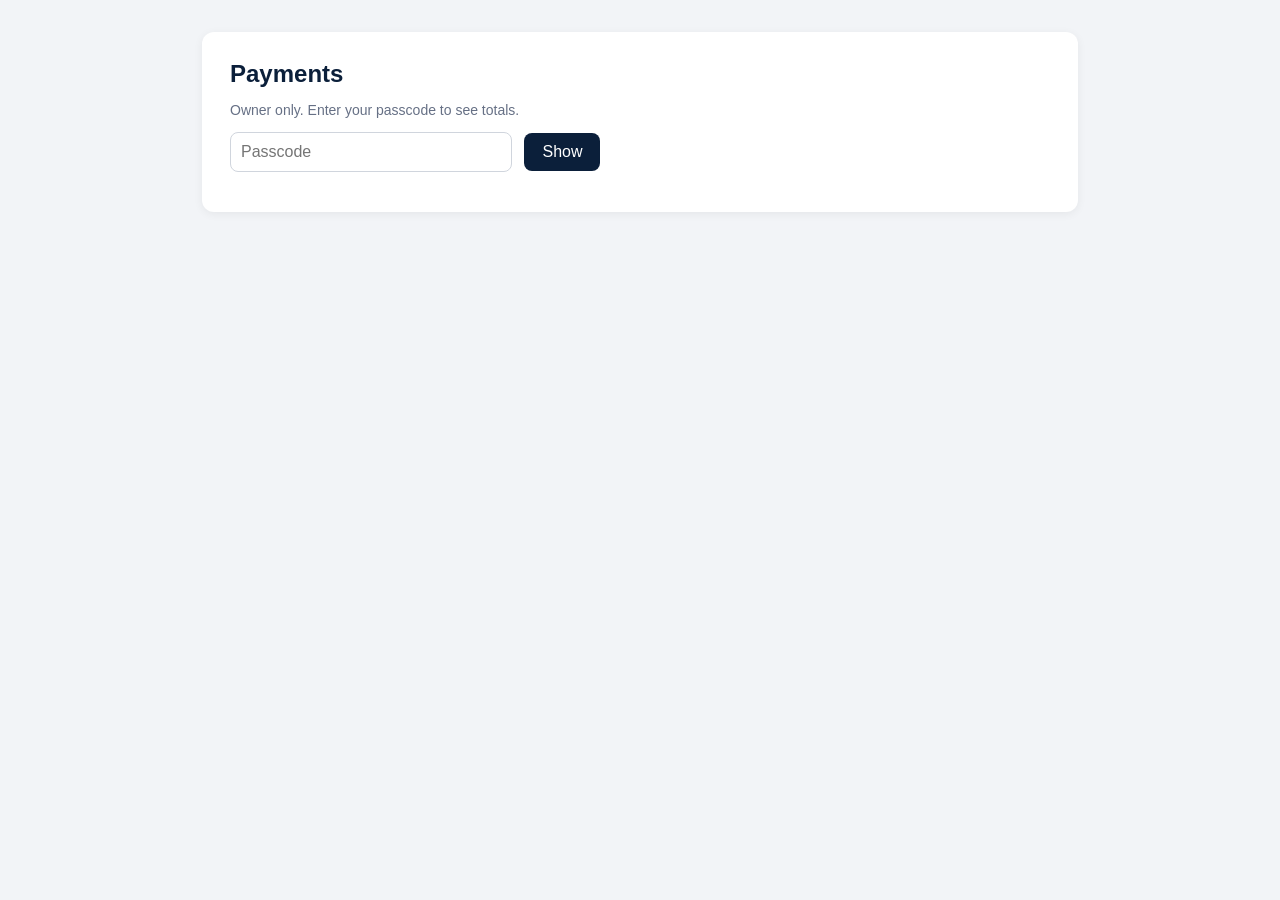
<file: owner.html>
<!DOCTYPE html>
<html lang="en">
<head>
<meta charset="utf-8">
<meta name="viewport" content="width=device-width, initial-scale=1">
<title>Owner - Payments</title>
<style>
  body{margin:0;font-family:Arial,Helvetica,sans-serif;background:#F2F4F7;color:#1D2939}
  .wrap{max-width:820px;margin:32px auto;background:#fff;border-radius:12px;padding:28px;box-shadow:0 2px 10px rgba(0,0,0,.06)}
  h1{color:#0B1F3A;font-size:24px;margin:0 0 6px}
  .muted{color:#667085;font-size:14px}
  input{padding:10px;font-size:16px;border:1px solid #D0D5DD;border-radius:8px;width:260px}
  button{padding:10px 18px;font-size:16px;background:#0B1F3A;color:#fff;border:0;border-radius:8px;cursor:pointer;margin-left:8px}
  table{border-collapse:collapse;width:100%;margin:12px 0 24px}
  th,td{padding:10px 12px;border-bottom:1px solid #E4E7EC;text-align:left;font-size:15px}
  th.r,td.r{text-align:right}
  h2{color:#0B1F3A;font-size:18px;margin:24px 0 4px}
  .err{color:#B42318;margin-top:12px}
  .strong{font-weight:600;color:#00A6A6}
</style>
</head>
<body>
<div class="wrap">
  <h1>Payments</h1>
  <p class="muted">Owner only. Enter your passcode to see totals.</p>
  <div>
    <input id="pc" type="password" placeholder="Passcode" autocomplete="current-password">
    <button id="go">Show</button>
  </div>
  <div id="err" class="err"></div>
  <div id="out"></div>
</div>
<script src="./staging-config.js"></script>
<script>
// Development safety: never connect this page to the live Supabase project.
const STAGING_API = String(window.OMSAZE_STAGING_API_BASE || "").replace(new RegExp("/$"), "");
let stagingReady = false;
try {
  const u = new URL(STAGING_API);
  stagingReady = u.protocol === "https:" && u.hostname.endsWith(".supabase.co")
    && u.hostname !== "trfmircskunoszetgfjt.supabase.co"
    && u.pathname === "/functions/v1";
} catch (_) {}
if (!stagingReady) {
  document.getElementById("err").textContent =
    "Development mode: configure a separate Supabase Staging URL in staging-config.js before using payments.";
  document.getElementById("go").disabled = true;
}
const API = stagingReady ? STAGING_API : "";
const money = b => b.egp.toFixed(2) + " EGP";
const row = (label, b) => `<tr><td>${label}</td><td class="r">${b.count}</td><td class="r strong">${money(b)}</td></tr>`;

document.getElementById("go").onclick = load;
document.getElementById("pc").addEventListener("keydown", e => { if (e.key === "Enter") load(); });

async function load() {
  if (!stagingReady) return;
  const err = document.getElementById("err"), out = document.getElementById("out");
  err.textContent = ""; out.innerHTML = "";
  const passcode = document.getElementById("pc").value;
  try {
    const r = await fetch(API + "/owner-totals", {
      method: "POST", headers: { "Content-Type": "application/json" }, body: JSON.stringify({ passcode })
    });
    const d = await r.json();
    if (!r.ok) { err.textContent = r.status === 401 ? "Wrong passcode." : "Could not load totals. Try again."; return; }
    const t = d.totals;
    const hours = Object.keys(t.hours).sort();
    out.innerHTML = `
      <h2>Totals (as of ${t.today})</h2>
      <table>
        <tr><th>Period</th><th class="r">Payments</th><th class="r">Amount</th></tr>
        ${row("Today", t.day)}${row("Week to date", t.week)}${row("Month to date", t.month)}${row("Year to date", t.year)}${row("Inception to date", t.inception)}
      </table>
      <h2>Today by hour</h2>
      <table>
        <tr><th>Hour</th><th class="r">Payments</th><th class="r">Amount</th></tr>
        ${hours.length ? hours.map(h => row(h + ":00 - " + h + ":59", t.hours[h])).join("") : '<tr><td colspan="3">No payments yet today.</td></tr>'}
      </table>
      <h2>Latest payments</h2>
      <table>
        <tr><th>Name</th><th>Paid at</th><th class="r">Amount</th></tr>
        ${d.recent.length ? d.recent.map(p => `<tr><td>${esc(p.name)}</td><td>${new Date(p.paid_at).toLocaleString()}</td><td class="r">${(p.amount_cents/100).toFixed(2)} EGP</td></tr>`).join("") : '<tr><td colspan="3">No payments yet.</td></tr>'}
      </table>`;
  } catch (e) {
    err.textContent = "Could not reach the server. Check your internet connection.";
  }
}
function esc(s) { return String(s ?? "").replace(/[&<>"']/g, c => ({"&":"&amp;","<":"&lt;",">":"&gt;",'"':"&quot;","'":"&#39;"}[c])); }
</script>
</body>
</html>
</file>
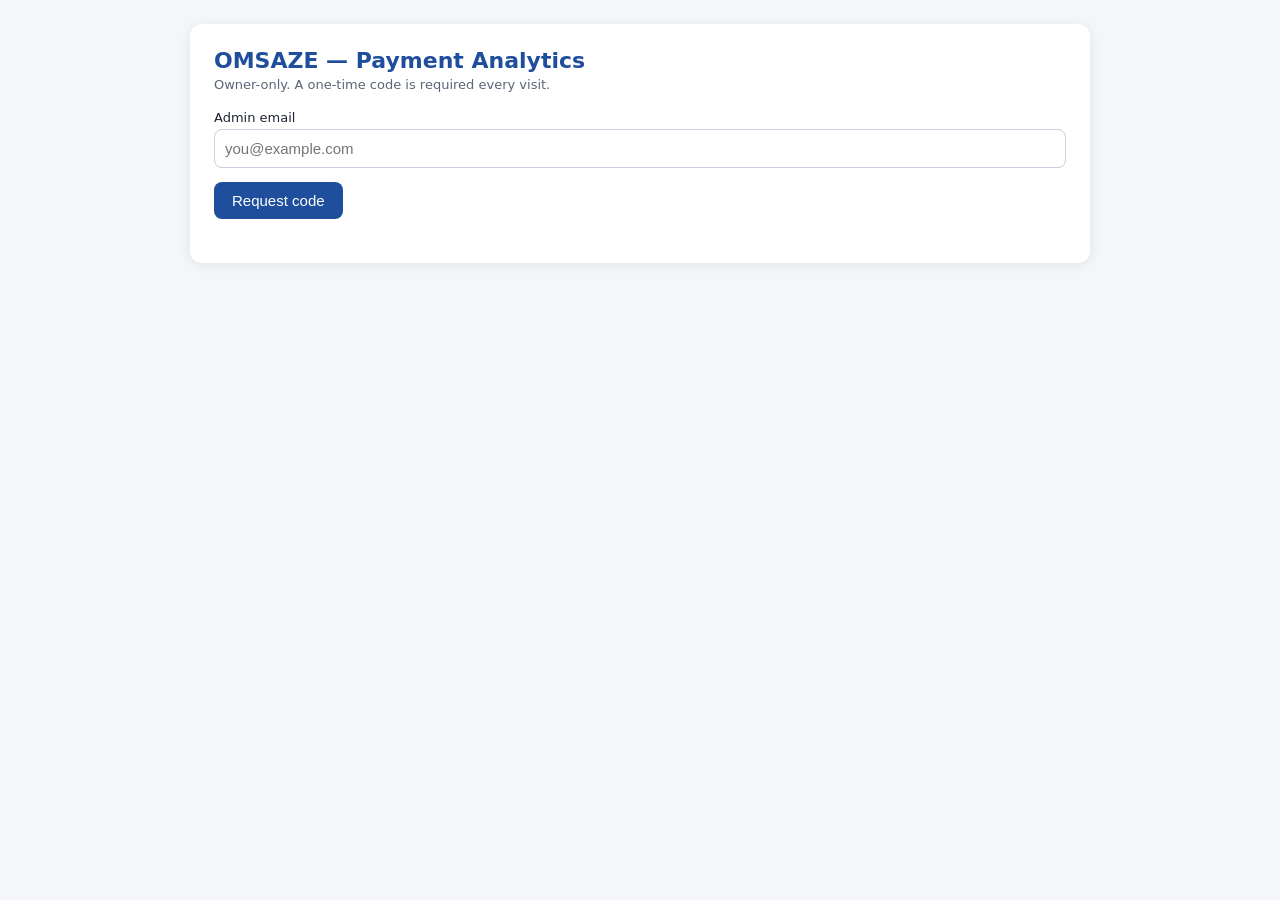
<file: payment-analytics.html>
<!doctype html><html lang="en"><head><meta charset="utf-8"><meta name="viewport" content="width=device-width,initial-scale=1"><meta name="robots" content="noindex,nofollow"><title>OMSAZE — Payment Analytics</title>
<style>
body{font-family:system-ui,"Segoe UI",Tahoma,Arial,sans-serif;margin:0;background:#f4f6fa;color:#1d2433}
.wrap{max-width:900px;margin:0 auto;padding:24px 16px}
.card{background:#fff;border-radius:12px;padding:24px;box-shadow:0 2px 12px rgba(0,0,0,.08);margin-bottom:18px}
h1{font-size:22px;margin:0 0 4px;color:#1f4e9c}
.sub{color:#5b6577;font-size:13px;margin:0 0 18px}
label{font-size:13px;display:block;margin-bottom:4px}
input{width:100%;padding:10px;border:1px solid #c9d1df;border-radius:8px;font-size:15px;box-sizing:border-box;background:#fff;margin-bottom:14px}
button{background:#1f4e9c;color:#fff;border:0;border-radius:8px;padding:10px 18px;font-size:15px;cursor:pointer}
button.ghost{background:#e7ecf5;color:#1d2433}
.err{color:#c0392b;font-size:13px;min-height:16px;margin:4px 0 0}
.metrics{display:grid;grid-template-columns:repeat(auto-fit,minmax(150px,1fr));gap:12px;margin:10px 0}
.metric{background:#f0f4fb;border-radius:10px;padding:16px;text-align:center}
.metric b{display:block;font-size:26px;color:#1f4e9c}
.metric span{font-size:12px;color:#4a5568}
.bar-row{display:flex;align-items:center;gap:10px;margin:6px 0;font-size:13px}
.bar-row .label{width:140px;flex:none;color:#4a5568}
.bar-row .track{flex:1;background:#eef2f8;border-radius:6px;height:10px;overflow:hidden}
.bar-row .fill{height:100%;background:#1f4e9c}
.bar-row .count{width:40px;text-align:end;flex:none;color:#1d2433;font-weight:600}
.note{font-size:12px;color:#5b6577;background:#f7f9fc;border-left:3px solid #c9d1df;padding:10px 12px;border-radius:6px}
</style></head>
<body><div class="wrap">
<div class="card" id="loginCard">
  <h1>OMSAZE — Payment Analytics</h1>
  <p class="sub">Owner-only. A one-time code is required every visit.</p>
  <div id="loginBody">
    <label for="email">Admin email</label>
    <input id="email" type="email" placeholder="you@example.com" autocomplete="email">
    <div id="codeWrap" style="display:none">
      <label for="code">Verification code</label>
      <input id="code" inputmode="numeric" maxlength="8">
    </div>
    <button type="button" id="go">Request code</button>
    <p class="err" id="msg"></p>
  </div>
</div>
<div id="dashboard" style="display:none"></div>
</div>
<script src="./staging-config.js"></script>
<script>
const BASE=window.OMSAZE_STAGING_API_BASE||'', KEY='sb_publishable_Xg48L8YEyp6wLSgDo4_7ww_ljIgB3H_';
function storedToken(){
  try{const raw=sessionStorage.getItem('omsaze-admin-token');if(!raw)return null;const t=JSON.parse(raw);
    if(t&&t.token&&t.exp>Date.now())return t.token;}catch(e){}
  return null;
}
async function call(body,token){
  const headers={'Content-Type':'application/json',apikey:KEY};
  if(token)headers['x-omsaze-admin-token']=token;
  const r=await fetch(BASE+'/payment-dashboard',{method:'POST',headers,body:JSON.stringify(body)});
  const j=await r.json();if(!r.ok)throw new Error(j.error||'Request failed');return j;
}
let requested=false;
document.getElementById('go').onclick=async()=>{
  const email=document.getElementById('email').value.trim();
  const msg=document.getElementById('msg');
  try{
    if(!requested){
      await call({action:'requestAccess',email});
      requested=true;document.getElementById('codeWrap').style.display='block';
      document.getElementById('go').textContent='Verify';
      msg.style.color='#2e7d4f';msg.textContent='If that email is authorized, a code was sent — check the inbox.';
    }else{
      const code=document.getElementById('code').value.trim();
      const r=await call({action:'verifyAccess',email,code});
      sessionStorage.setItem('omsaze-admin-token',JSON.stringify({token:r.adminToken,exp:Date.now()+r.expiresInSeconds*1000}));
      showDashboard(r.adminToken);
    }
  }catch(e){msg.style.color='#c0392b';msg.textContent=e.message;}
};
async function showDashboard(token){
  try{
    const j=await call({action:'data'},token);
    document.getElementById('loginCard').style.display='none';
    const d=document.getElementById('dashboard');d.style.display='block';
    const maxCountry=Math.max(1,...j.visitorsByCountry.map(c=>c.count));
    d.innerHTML=`
      <div class="card">
        <h1>Traffic</h1>
        <div class="metrics">
          <div class="metric"><b>${j.totalVisits}</b><span>Total visits</span></div>
          <div class="metric"><b>${j.submittedExams}</b><span>Submitted exams</span></div>
        </div>
      </div>
      <div class="card">
        <h1>Visitors by country</h1>
        ${j.visitorsByCountry.length?j.visitorsByCountry.map(c=>`<div class="bar-row"><span class="label">${c.country}</span><span class="track"><span class="fill" style="width:${c.count/maxCountry*100}%"></span></span><span class="count">${c.count}</span></div>`).join(''):'<p class="note">No geo-tagged visits recorded yet.</p>'}
      </div>
      <div class="card">
        <h1>Payments</h1>
        <div class="metrics">
          <div class="metric"><b>${j.payments.total}</b><span>Total records</span></div>
          <div class="metric"><b>$${(j.payments.paidAmountCents/100).toFixed(2)}</b><span>Paid (${j.payments.paidCount})</span></div>
          <div class="metric"><b>${j.payments.pendingCount}</b><span>Pending</span></div>
          <div class="metric"><b>${j.payments.failedCount}</b><span>Failed</span></div>
        </div>
        ${j.payments.total===0?'<p class="note">No payment records yet — the staging payment gateway has not processed a transaction. This dashboard reads the real payments table and will populate once Paymob sandbox transactions are wired in.</p>':''}
      </div>
      <div class="card">
        <h1>Refunds</h1>
        <div class="metrics">
          <div class="metric"><b>${j.refunds.requested}</b><span>Requested</span></div>
          <div class="metric"><b>${j.refunds.accepted}</b><span>Accepted</span></div>
          <div class="metric"><b>${j.refunds.rejected}</b><span>Rejected</span></div>
        </div>
      </div>
      <p class="note">Last updated ${new Date(j.serverNow).toLocaleString()} · staging data only, isolated from production.</p>
      <button type="button" class="ghost" onclick="sessionStorage.removeItem('omsaze-admin-token');location.reload()">Sign out</button>`;
  }catch(e){
    sessionStorage.removeItem('omsaze-admin-token');
    document.getElementById('msg').textContent='Session expired: '+e.message;
  }
}
const existing=storedToken();
if(existing)showDashboard(existing);
</script>
</body></html>
</file>
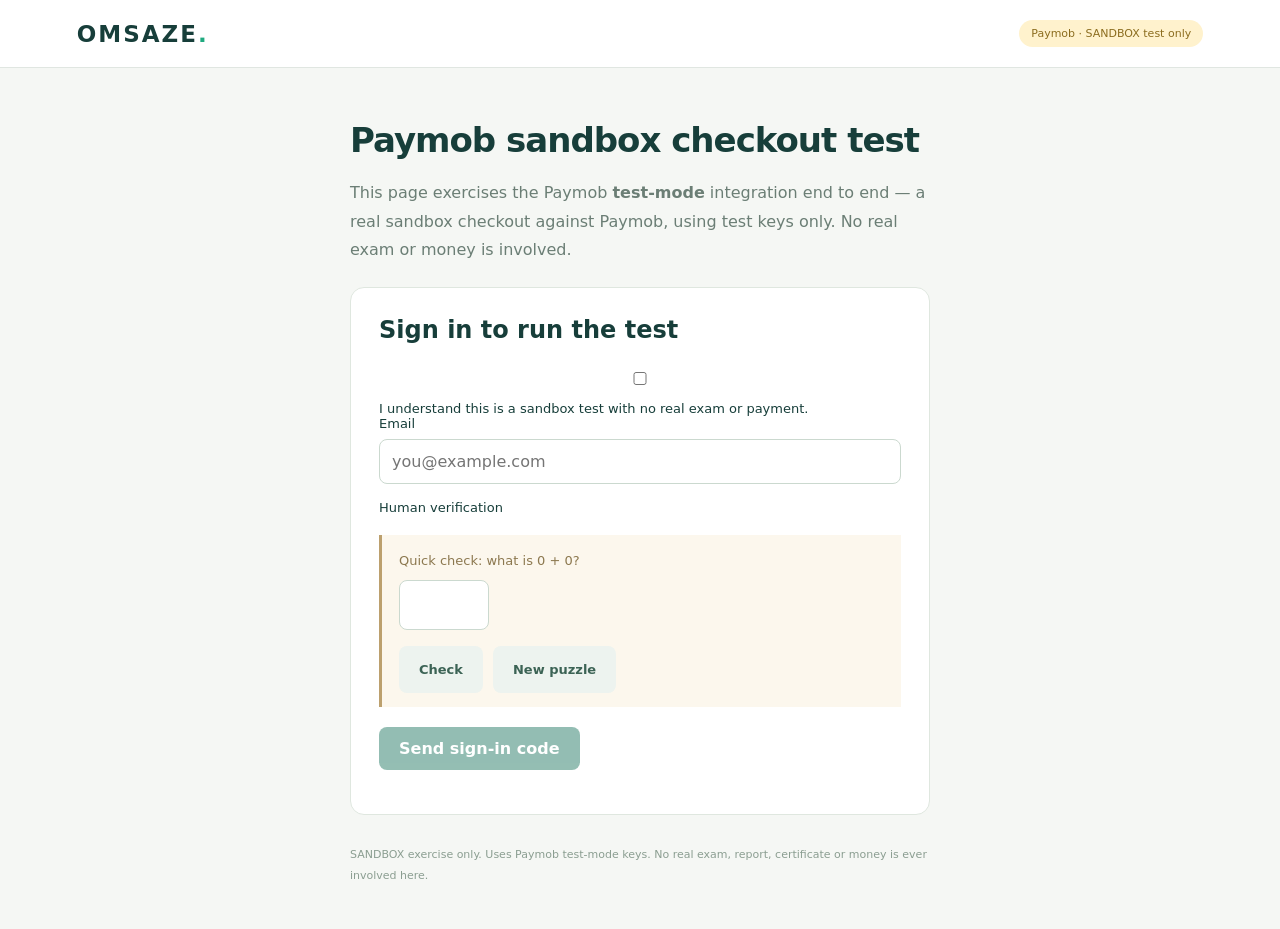
<file: paymob-sandbox.html>
<!doctype html><html lang="en"><head><meta charset="utf-8"><meta name="viewport" content="width=device-width,initial-scale=1"><meta name="robots" content="noindex,nofollow"><meta name="theme-color" content="#123e38"><title>OMSAZE — Paymob Sandbox Test</title><style>
:root{font-family:system-ui,-apple-system,Arial,sans-serif;color:#173e3a;background:#f5f7f4}*{box-sizing:border-box}body{margin:0}header{border-bottom:1px solid #e0e6e1;background:white;padding:20px max(20px,6vw);display:flex;justify-content:space-between;align-items:center}.brand{font-weight:850;letter-spacing:2px;font-size:23px}.brand b{color:#20aa80}.pill{background:#fff2cd;border-radius:25px;padding:7px 12px;font-size:11px;color:#8c6d1f}main{max-width:620px;margin:auto;padding:42px 20px}h1{font-size:clamp(26px,4vw,34px);line-height:1.2;letter-spacing:-1px;margin:10px 0 18px}p{color:#6b7e75;line-height:1.8}.card{background:white;padding:28px;border:1px solid #dfe7df;border-radius:14px;margin:22px 0}.note{border-left:3px solid #bca06e;padding:14px 17px;background:#fcf7ed;color:#8c784f;line-height:1.8;font-size:13px;margin:20px 0}button,input{font:inherit}button{padding:12px 20px;background:#126f58;color:white;border:0;border-radius:8px;cursor:pointer;font-weight:600}button:hover{background:#0d5845}button:disabled{opacity:.45;cursor:not-allowed}.ghost{background:#edf3ef;color:#3c6355}input{border:1px solid #cbd9cf;border-radius:8px;padding:12px;width:100%;margin:8px 0 16px;background:white}label{font-size:13px;display:block}.error{color:#a44437;background:#fff1ed;padding:13px;border-radius:8px;font-size:13px;line-height:1.8}.success{color:#237358;font-size:12px;line-height:1.8}.actions{display:flex;gap:10px;flex-wrap:wrap}.metric{display:flex;justify-content:space-between;padding:10px 0;border-bottom:1px solid #eef2ee;font-size:14px}.metric b{color:#146b53}footer{font-size:11px;color:#8b9e91;margin-top:30px;line-height:1.9}button:focus-visible,input:focus-visible{outline:3px solid #b9dbc4;outline-offset:3px}
</style></head><body><header><span class="brand">OMSAZE<b>.</b></span><span class="pill">Paymob · SANDBOX test only</span></header><main id="app"></main><script src="university-config.js"></script><script type="module" src="paymob-sandbox-client.js"></script></body></html>
</file>
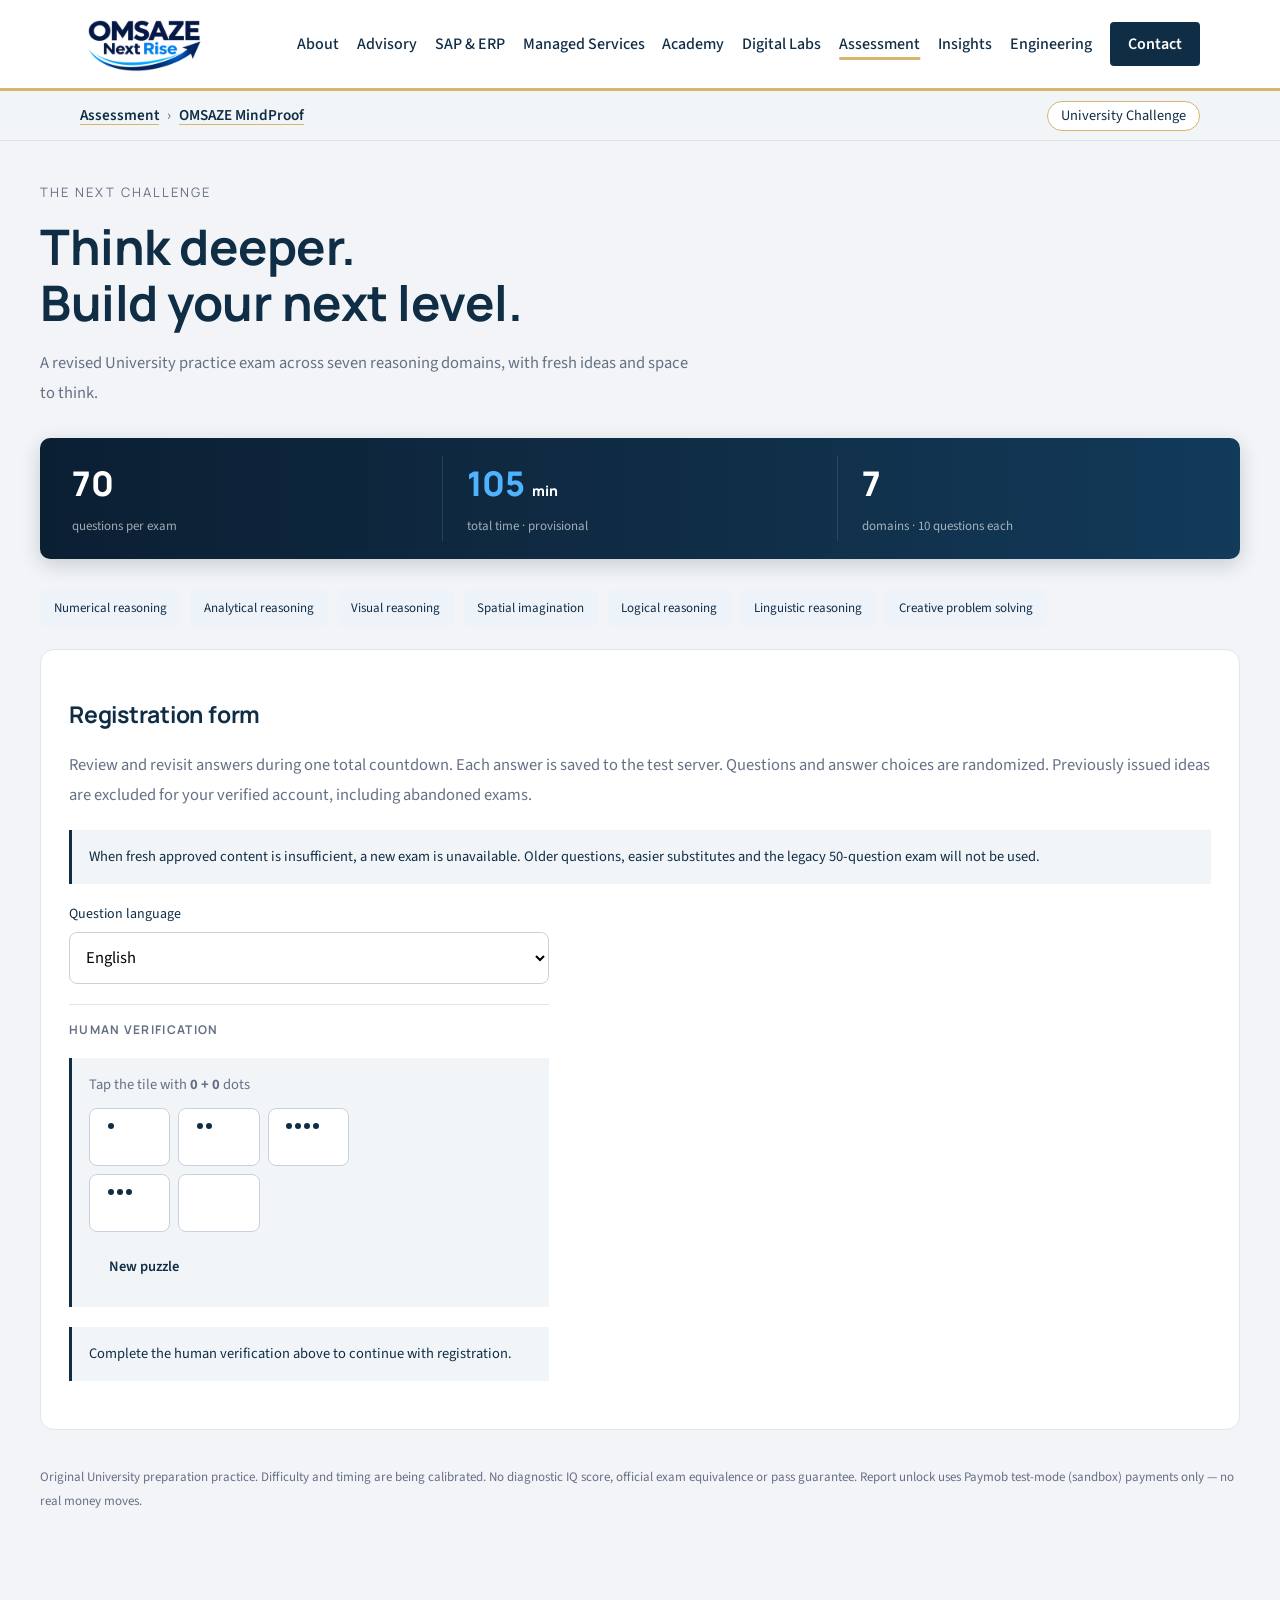
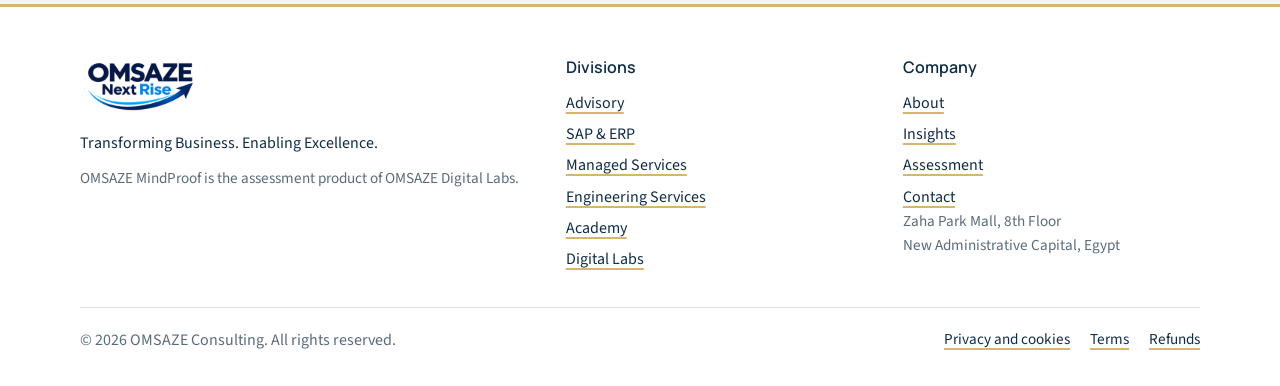
<file: university.html>
<!doctype html><html lang="en"><head><meta charset="utf-8"><meta name="viewport" content="width=device-width,initial-scale=1"><meta name="robots" content="noindex,nofollow"><meta name="theme-color" content="#102D46"><title>OMSAZE — University Challenge</title><style>
:root{font-family:system-ui,"Segoe UI",Tahoma,Arial,sans-serif;color:#102D46;background:#f2f4f7}*{box-sizing:border-box}body{margin:0}header{border-bottom:1px solid #dfe6ee;background:white;padding:20px max(20px,6vw);display:flex;justify-content:space-between;align-items:center}.brand{font-weight:850;letter-spacing:2px;font-size:23px}.brand b{color:#102D46}.pill{background:#F2F5F8;border-radius:25px;padding:7px 12px;font-size:11px;color:#102D46}main{max-width:960px;margin:auto;padding:42px 20px}.eyebrow{font-size:11px;letter-spacing:2px;color:#667085}h1{font-size:clamp(30px,5vw,49px);line-height:1.14;letter-spacing:-1.7px;margin:18px 0}h2{font-size:23px;line-height:1.5;letter-spacing:-.5px}p{color:#667085;line-height:1.8}.lead{font-size:16px;max-width:650px}.metrics{display:grid;grid-template-columns:repeat(3,1fr);gap:12px;margin:30px 0}.metric{background:white;border:1px solid #dfe6ee;padding:23px;border-radius:12px}.metric b{display:block;font-size:30px;margin-bottom:7px}.metric span{font-size:12px;color:#667085}.card{background:white;padding:28px;border:1px solid #dfe6ee;border-radius:14px;margin:22px 0}.domains{display:flex;gap:9px;flex-wrap:wrap}.domains span{padding:10px 14px;background:#eef2f9;border-radius:7px;font-size:12px}.note{border-left:3px solid #102D46;padding:14px 17px;background:#F2F5F8;color:#102D46;line-height:1.8;font-size:13px;margin:20px 0}.actions{display:flex;gap:10px;flex-wrap:wrap;align-items:center}button,input,select{font:inherit}button{padding:12px 20px;background:#102D46;color:white;border:0;border-radius:8px;cursor:pointer;font-weight:600}button:hover{background:#0058c2}button:disabled{opacity:.45;cursor:not-allowed}.ghost{background:#F2F5F8;color:#102D46}.ghost:hover{background:#e3eefd}input,select{border:1px solid #c9d1df;border-radius:8px;padding:12px;width:100%;margin:8px 0 16px;background:white}label{font-size:13px;display:block}.form{max-width:480px}.formsection{font-size:12px;letter-spacing:1.3px;text-transform:uppercase;color:#667085;margin:22px 0 2px;border-top:1px solid #dfe6ee;padding-top:16px}.form .formsection:first-child{margin-top:4px;border-top:0;padding-top:0}.formrow{display:grid;grid-template-columns:1fr 1fr;gap:0 14px}@media(max-width:480px){.formrow{grid-template-columns:1fr}}.error{color:#a44437;background:#fff1ed;padding:13px;border-radius:8px;font-size:13px;line-height:1.8}.success{color:#9A7A35;font-size:12px;line-height:1.8}.timer{font-variant-numeric:tabular-nums;font-size:21px;font-weight:bold;color:#102D46}.qhead{display:flex;justify-content:space-between;align-items:center;gap:20px}.qhead small{color:#667085}.bar{height:5px;background:#e6ecf5;border-radius:5px;margin:20px 0}.bar i{display:block;height:100%;background:#102D46;border-radius:5px}.question{white-space:pre-wrap;font-size:19px;line-height:1.9;color:#102D46}.option{width:100%;text-align:start;border:1px solid #dfe6ee;background:white;color:#102D46;margin:7px 0;padding:17px;font-weight:400;display:flex;align-items:center;gap:15px}.option:hover{background:#f2f4f7}.option.selected{background:#F2F5F8;border-color:#102D46}.letter{font-size:12px;border:1px solid #c9d1df;width:27px;height:27px;border-radius:6px;display:grid;place-items:center;flex:none}.nav{display:flex;justify-content:space-between;gap:12px;margin:25px 0}.reviewgrid{display:grid;grid-template-columns:repeat(10,1fr);gap:7px}.reviewgrid button{font-size:12px;padding:10px 0}.reviewgrid .unanswered{background:#f2f4f7;color:#667085}.reviewgrid .flagged{background:#fff2cd;color:#a27a34}footer{font-size:11px;color:#667085;margin-top:35px;line-height:1.9}table{border-collapse:collapse;width:100%;font-size:13px}td,th{padding:13px;text-align:start;border-bottom:1px solid #dfe6ee}a{color:#102D46}.hidden{display:none}dialog{border:1px solid #dfe6ee;border-radius:14px;max-width:450px;width:calc(100% - 35px);padding:27px;color:#102D46}dialog::backdrop{background:#102D4670}button:focus-visible,input:focus-visible{outline:3px solid #bcd0ef;outline-offset:3px}@media(max-width:600px){main{padding-top:28px}.card{padding:19px}.metric{padding:16px}.metric b{font-size:25px}.metrics{gap:7px}.metric span{font-size:10px}.reviewgrid{grid-template-columns:repeat(7,1fr)}h1{letter-spacing:-1px}.qhead{gap:10px}.question{font-size:17px}header{padding:17px 20px}}
body{font-family:"Aptos Display","Aptos",Inter,"Segoe UI",system-ui,Tahoma,Arial,sans-serif;font-size:16.5px}.eyebrow,.pill{font-size:13px}.domains span,.metric span{font-size:13px}.note{font-size:14.5px}footer{font-size:13px}label{font-size:14px}.error,.success{font-size:14px}.reviewgrid button{font-size:13px}.question{font-size:20px}.lead{font-size:16.5px}.humangrid{display:grid;grid-template-columns:repeat(3,1fr);gap:8px;max-width:260px}.humantile{display:flex;align-items:center;justify-content:center;padding:10px 4px;background:#fff;border:1px solid #c9d1df;border-radius:8px;cursor:pointer}.humantile:hover{background:#F2F5F8;border-color:#102D46}.humantile:disabled{opacity:.5;cursor:default}.examlayout{display:grid;grid-template-columns:1fr 230px;gap:18px;align-items:start}@media(max-width:760px){.examlayout{grid-template-columns:1fr}.examnav{order:2}}.examnav{position:sticky;top:16px}.reviewgrid.side{grid-template-columns:repeat(5,1fr)}@media(max-width:760px){.reviewgrid.side{grid-template-columns:repeat(10,1fr)}}.reviewgrid .answered{background:#9A7A35;color:#fff}.reviewgrid button.current{outline:3px solid #102D46;outline-offset:2px}.navlegend{display:flex;flex-wrap:wrap;gap:12px;font-size:12px;color:#667085;margin-bottom:12px}.navlegend span{display:flex;align-items:center;gap:6px}.dot{width:10px;height:10px;border-radius:50%;display:inline-block}.dot-answered{background:#9A7A35}.dot-flagged{background:#fff2cd;border:1px solid #a27a34}.dot-unanswered{background:#f2f4f7;border:1px solid #c9d1df}.notifyRow{margin:10px 0 0;font-size:13px}.notifyRow label{display:flex;align-items:center;gap:8px;font-size:13px;color:#667085;cursor:pointer}.notifyRow input[type=radio]{width:auto;margin:0}</style><link rel="preconnect" href="https://fonts.googleapis.com"><link rel="preconnect" href="https://fonts.gstatic.com" crossorigin><link href="https://fonts.googleapis.com/css2?family=Manrope:wght@600;700;800&family=Source+Sans+3:wght@400;500;600;700&family=IBM+Plex+Sans+Arabic:wght@400;500;600;700&display=swap" rel="stylesheet"><link rel="stylesheet" href="./omsaze-brand.css"></head><body><main id="app"></main><dialog id="finishDialog"><h2>Finish your test?</h2><p id="finishText"></p><div class="actions"><button id="confirmFinish">Submit saved answers</button><button class="ghost" id="cancelFinish">Keep working</button></div></dialog><script src="university-config.js"></script><script type="module" src="university-client.js"></script><script src="./omsaze-shell.js" data-label="University Challenge"></script></body></html>
</file>
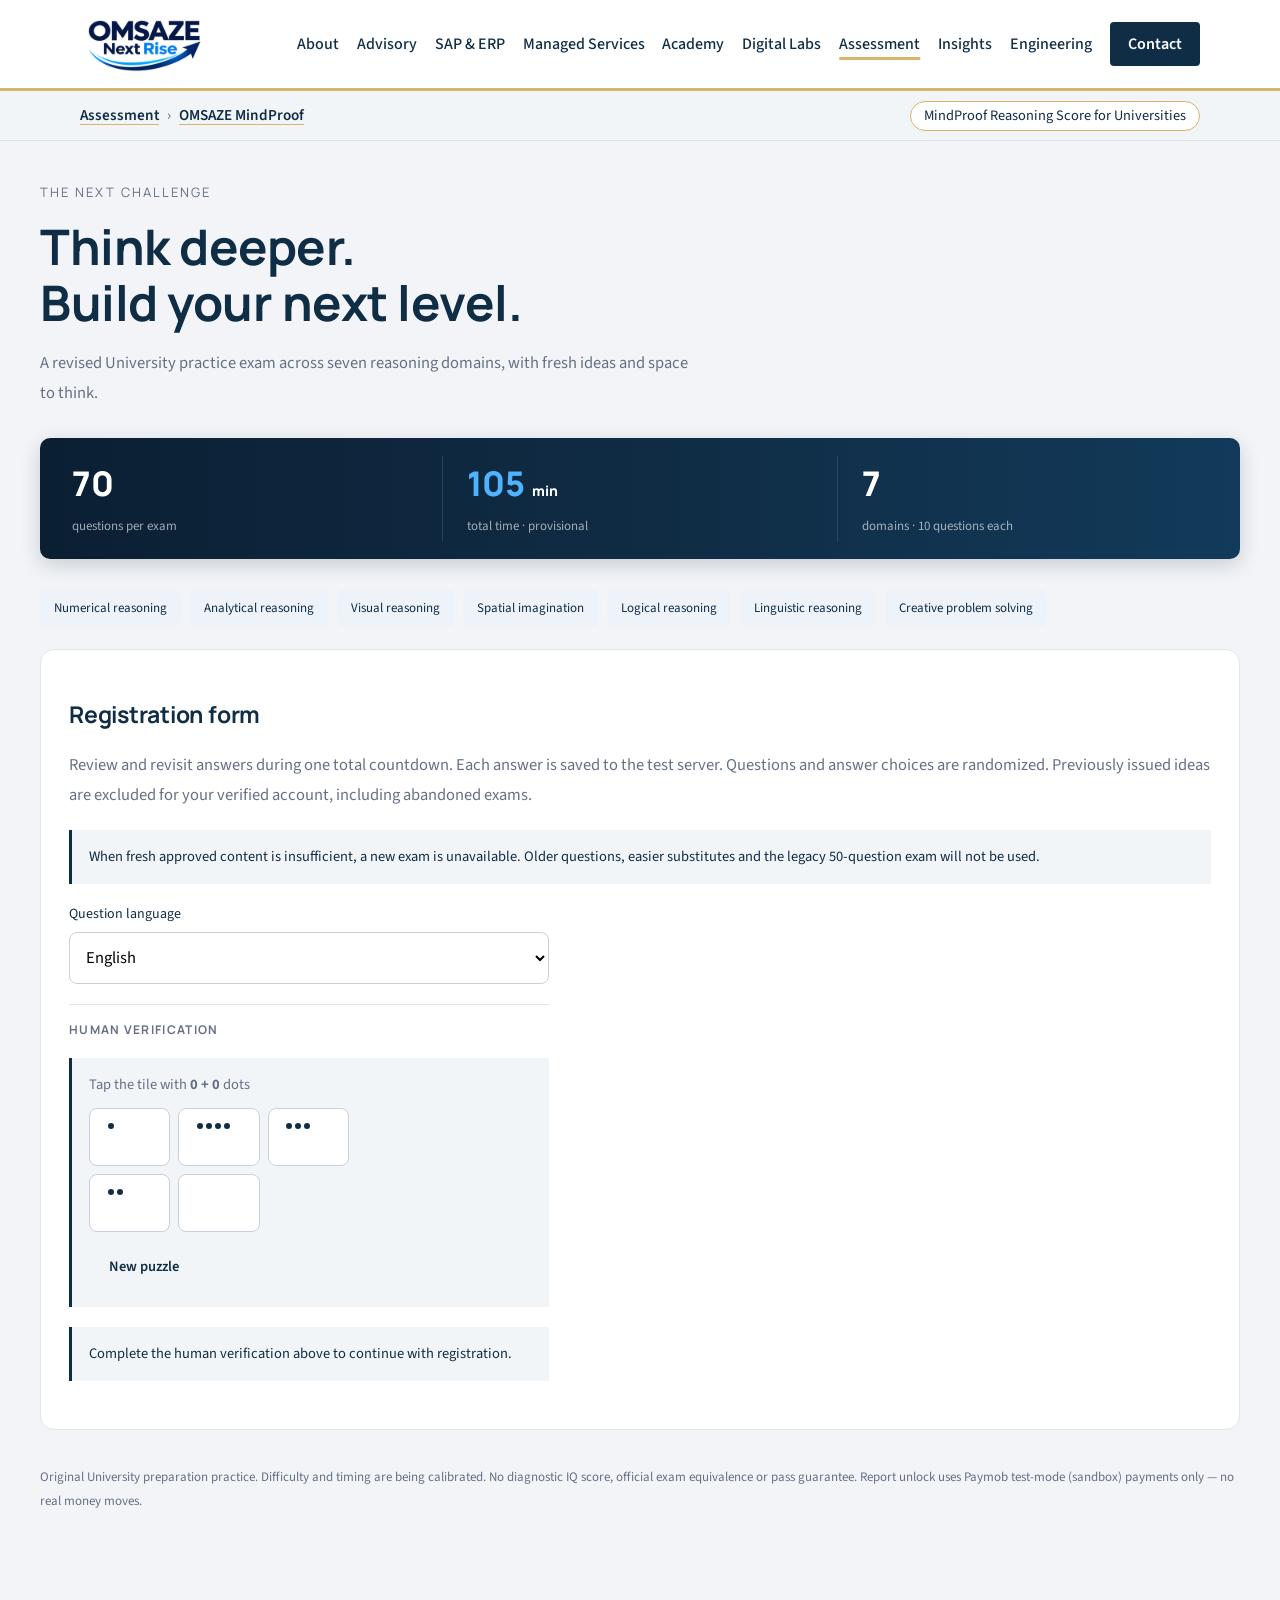
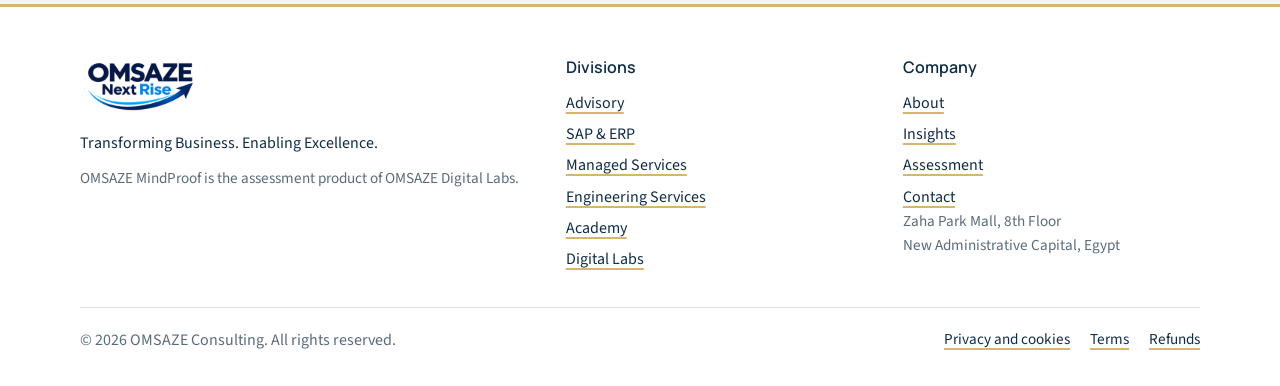
<file: verification.html>
<!doctype html><html lang="en"><head><meta charset="utf-8"><meta name="viewport" content="width=device-width,initial-scale=1"><meta name="robots" content="noindex,nofollow"><title>OMSAZE — redirecting…</title><meta http-equiv="refresh" content="0; url=./iq-prep.html"></head><body>
<p>This page has moved. Redirecting to <a href="./iq-prep.html">MindProof Reasoning Score for Universities</a>…</p>
<script>location.replace('./iq-prep.html');</script>
</body></html>
</file>
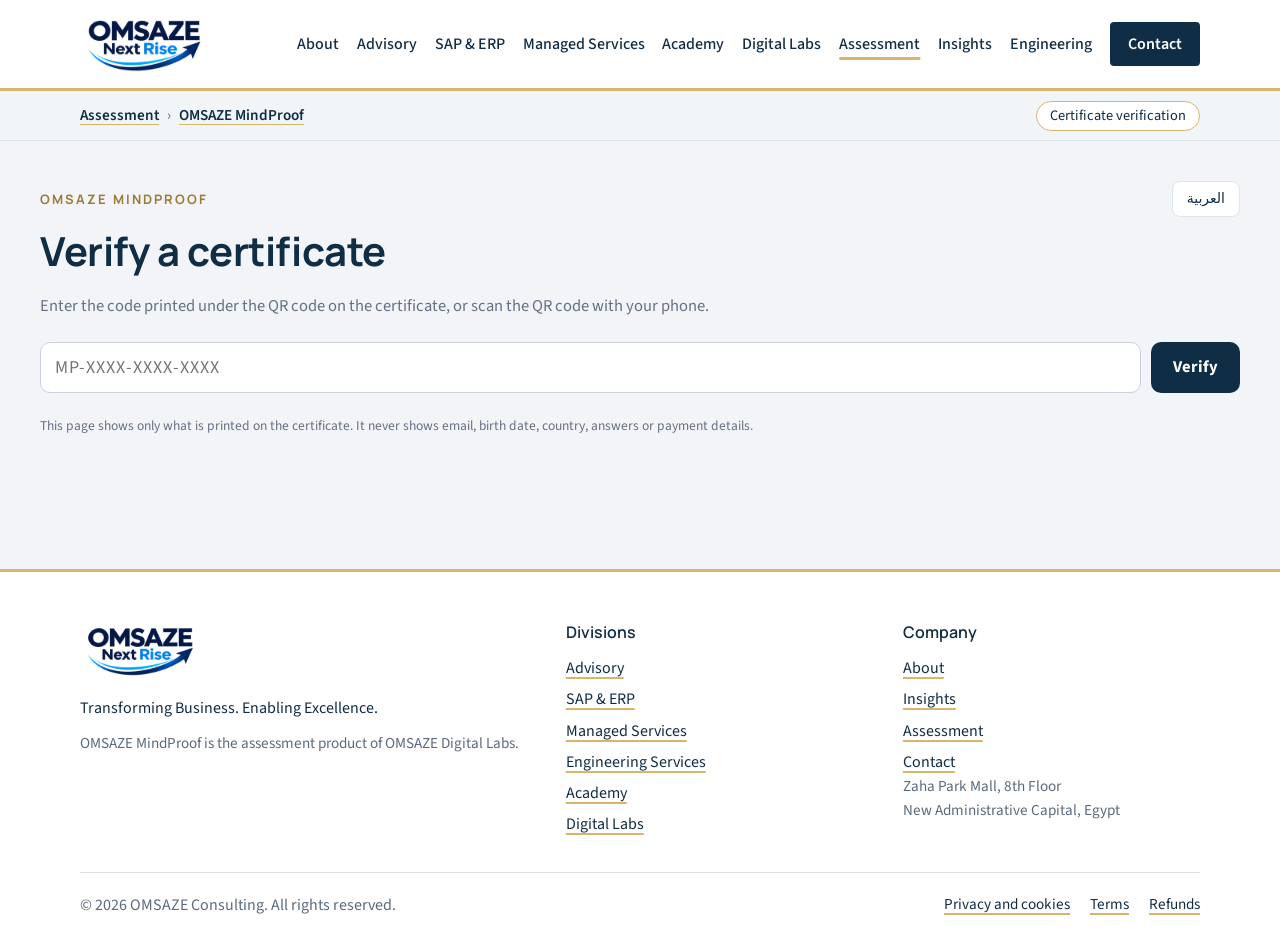
<file: verify.html>
<!doctype html>
<html lang="en">
<head>
<meta charset="utf-8">
<meta name="viewport" content="width=device-width,initial-scale=1">
<meta name="robots" content="noindex,nofollow">
<meta name="referrer" content="no-referrer">
<meta name="theme-color" content="#102D46">
<title>Verify a certificate | OMSAZE MindProof</title>
<!-- OMS-MND-261126-04: public certificate verification. Shows only name, exam, score, exam date, issue date,
     valid-until and status. The lookup runs in the database (verify_certificate) and returns nothing else. -->
<link rel="preconnect" href="https://fonts.googleapis.com"><link rel="preconnect" href="https://fonts.gstatic.com" crossorigin>
<link href="https://fonts.googleapis.com/css2?family=Manrope:wght@600;700;800&family=Source+Sans+3:wght@400;500;600;700&family=IBM+Plex+Sans+Arabic:wght@400;500;600;700&display=swap" rel="stylesheet">
<link rel="stylesheet" href="./omsaze-brand.css">
<style>
:root{--navy:#102D46;--gold:#9A7A35;--muted:#667085;--line:#dfe6ee;--ok:#0f7b4c;--bad:#b42318;--warn:#9a6700}
*{box-sizing:border-box}body{margin:0;background:#f2f4f7;color:var(--navy);font-family:"Source Sans 3","IBM Plex Sans Arabic",system-ui,"Segoe UI",Tahoma,Arial,sans-serif;font-size:16.5px}
[dir=rtl] body,[dir=rtl] main{font-family:"IBM Plex Sans Arabic","Source Sans 3",Tahoma,Arial,sans-serif}
main{max-width:760px;margin:auto;padding:40px 16px 70px}
.top{display:flex;justify-content:space-between;align-items:center;gap:12px;flex-wrap:wrap}
.eyebrow{font-size:13px;letter-spacing:2px;color:var(--gold);font-weight:700;text-transform:uppercase;margin:0}
h1{font-family:Manrope,"IBM Plex Sans Arabic",sans-serif;font-size:clamp(28px,5vw,40px);line-height:1.2;margin:10px 0 8px}
p{color:var(--muted);line-height:1.7}
.langbtn{font:inherit;font-size:14px;background:#fff;border:1px solid var(--line);border-radius:8px;padding:7px 14px;color:var(--navy);cursor:pointer}
form{display:flex;gap:10px;flex-wrap:wrap;margin:22px 0}
input{flex:1 1 240px;min-width:0;width:100%;font:inherit;font-size:18px;letter-spacing:1px;padding:12px 14px;border:1px solid #c9d1df;border-radius:10px;direction:ltr;text-transform:uppercase}
button.go{font:inherit;font-weight:700;background:var(--navy);color:#fff;border:0;border-radius:10px;padding:12px 22px;cursor:pointer}
.card{background:#fff;border:1px solid var(--line);border-radius:14px;padding:26px;margin:18px 0}
.status{display:inline-flex;align-items:center;gap:8px;font-weight:700;font-size:15px;padding:7px 14px;border-radius:30px}
.status.valid{background:#e7f6ee;color:var(--ok)}.status.expired{background:#fff4d6;color:var(--warn)}.status.revoked,.status.not_found{background:#fdecea;color:var(--bad)}
.name{font-family:Manrope,"IBM Plex Sans Arabic",sans-serif;font-size:28px;font-weight:800;margin:16px 0 4px;overflow-wrap:anywhere}
dl{display:grid;grid-template-columns:minmax(120px,max-content) 1fr;gap:10px 18px;margin:18px 0 0}
dt{color:var(--muted);font-size:14.5px}dd{margin:0;font-weight:600}
.ltr{direction:ltr;unicode-bidi:isolate}
.fine{font-size:13.5px}
@media(max-width:520px){dl{grid-template-columns:1fr}dt{margin-top:6px}}
</style>
</head>
<body>
<main id="app">
  <div class="top"><p class="eyebrow" id="eyebrow">OMSAZE MindProof</p><button class="langbtn" id="lang" type="button">العربية</button></div>
  <h1 id="title">Verify a certificate</h1>
  <p id="lead">Enter the code printed under the QR code on the certificate, or scan the QR code with your phone.</p>
  <form id="f" novalidate><label class="sr" for="code" hidden>Certificate code</label><input id="code" autocomplete="off" spellcheck="false" maxlength="24" placeholder="MP-XXXX-XXXX-XXXX"><button class="go" id="go" type="submit">Verify</button></form>
  <div id="out" role="status" aria-live="polite"></div>
  <p class="fine" id="privacy">This page shows only what is printed on the certificate. It never shows email, birth date, country, answers or payment details.</p>
</main>
<script>
(function () {
  'use strict';
  var API = 'https://cbklbucvidcutshhmwjy.supabase.co/rest/v1/rpc/verify_certificate';
  var KEY = 'sb_publishable_Xg48L8YEyp6wLSgDo4_7ww_ljIgB3H_';
  var EXAMS = {
    'university-iq-preparation': ['MindProof Reasoning Score for Universities', 'مؤشر MindProof للاستدلال للجامعات'],
    'university-cognitive-skills': ['Cognitive Assessment for Universities', 'التقييم المعرفي للجامعات']
  };
  var T = {
    title: ['Verify a certificate', 'التحقق من شهادة'],
    lead: ['Enter the code printed under the QR code on the certificate, or scan the QR code with your phone.', 'أدخل الرمز المطبوع تحت رمز QR في الشهادة، أو امسح رمز QR بهاتفك.'],
    go: ['Verify', 'تحقق'], lang: ['العربية', 'English'], checking: ['Checking…', 'جار التحقق…'],
    privacy: ['This page shows only what is printed on the certificate. It never shows email, birth date, country, answers or payment details.', 'تعرض هذه الصفحة فقط ما هو مطبوع على الشهادة. لا تعرض أبدا البريد الإلكتروني أو تاريخ الميلاد أو الدولة أو الإجابات أو بيانات الدفع.'],
    valid: ['✓ Valid certificate', '✓ شهادة صالحة'], expired: ['Expired certificate', 'شهادة منتهية الصلاحية'],
    revoked: ['✕ Revoked certificate', '✕ شهادة ملغاة'], not_found: ['✕ No certificate with this code', '✕ لا توجد شهادة بهذا الرمز'],
    revokedText: ['This certificate was cancelled by OMSAZE and is no longer valid.', 'ألغت OMSAZE هذه الشهادة ولم تعد صالحة.'],
    notFoundText: ['Check the code and try again. Codes look like MP-XXXX-XXXX-XXXX.', 'تأكد من الرمز وحاول مرة أخرى. شكل الرمز: MP-XXXX-XXXX-XXXX.'],
    error: ['The verification service is not reachable right now. Please try again in a minute.', 'خدمة التحقق غير متاحة الآن. حاول مرة أخرى بعد دقيقة.'],
    exam: ['Assessment', 'الاختبار'], score: ['Score', 'الدرجة'], examDate: ['Exam date', 'تاريخ الاختبار'],
    issued: ['Issued', 'تاريخ الإصدار'], validUntil: ['Valid until', 'صالحة حتى'], code: ['Certificate code', 'رمز الشهادة'],
    note: ['Completion record issued by OMSAZE Digital Labs. Not a standardized IQ score, professional qualification or accredited credential.', 'سجل إتمام صادر عن OMSAZE Digital Labs. ليس درجة ذكاء معيارية ولا مؤهلا مهنيا ولا شهادة معتمدة.']
  };
  var $ = function (id) { return document.getElementById(id); };
  var esc = function (s) { return String(s == null ? '' : s).replace(/[&<>"']/g, function (c) { return { '&': '&amp;', '<': '&lt;', '>': '&gt;', '"': '&quot;', "'": '&#39;' }[c]; }); };
  var params = new URLSearchParams(location.search);
  var ar = params.get('lang') === 'ar' || (!params.get('lang') && /^ar\b/i.test(navigator.language || ''));
  var last = null;
  function t(k) { return T[k][ar ? 1 : 0]; }
  function paint() {
    document.documentElement.lang = ar ? 'ar' : 'en'; document.documentElement.dir = ar ? 'rtl' : 'ltr';
    ['title', 'lead', 'privacy'].forEach(function (k) { $(k).textContent = t(k); });
    $('go').textContent = t('go'); $('lang').textContent = t('lang');
    if (last) show(last);
  }
  function show(d) {
    last = d;
    var s = d.status in { valid: 1, expired: 1, revoked: 1 } ? d.status : 'not_found';
    var h = '<div class="card"><span class="status ' + s + '">' + esc(t(s)) + '</span>';
    if (s === 'valid' || s === 'expired') {
      var exam = EXAMS[d.exam] ? EXAMS[d.exam][ar ? 1 : 0] : String(d.exam || '').replace(/-/g, ' ');
      h += '<div class="name">' + esc(d.name || '-') + '</div><dl>' +
        '<dt>' + t('exam') + '</dt><dd>' + esc(exam) + '</dd>' +
        '<dt>' + t('score') + '</dt><dd class="ltr">' + esc(d.correct) + ' / ' + esc(d.total) + (d.percent != null ? ' (' + esc(Math.round(d.percent)) + '%)' : '') + '</dd>' +
        '<dt>' + t('examDate') + '</dt><dd class="ltr">' + esc(d.exam_date) + '</dd>' +
        '<dt>' + t('issued') + '</dt><dd class="ltr">' + esc(d.issued_on) + '</dd>' +
        '<dt>' + t('validUntil') + '</dt><dd class="ltr">' + esc(d.valid_until) + '</dd>' +
        '<dt>' + t('code') + '</dt><dd class="ltr">' + esc(d.code) + '</dd></dl>' +
        '<p class="fine">' + t('note') + '</p>';
    } else if (s === 'revoked') {
      h += '<p>' + t('revokedText') + '</p><dl><dt>' + t('code') + '</dt><dd class="ltr">' + esc(d.code) + '</dd></dl>';
    } else {
      h += '<p>' + t('notFoundText') + '</p>';
    }
    $('out').innerHTML = h + '</div>';
  }
  function check(code) {
    code = String(code || '').trim();
    if (!code) return;
    try { history.replaceState(null, '', '?c=' + encodeURIComponent(code.toUpperCase()) + (ar ? '&lang=ar' : '')); } catch (e) {}
    $('out').innerHTML = '<div class="card"><p>' + t('checking') + '</p></div>'; last = null;
    fetch(API, { method: 'POST', headers: { 'content-type': 'application/json', apikey: KEY }, body: JSON.stringify({ p_code: code }), cache: 'no-store' })
      .then(function (r) { if (!r.ok) throw new Error('http'); return r.json(); })
      .then(show)
      .catch(function () { last = null; $('out').innerHTML = '<div class="card"><p>' + t('error') + '</p></div>'; });
  }
  $('lang').addEventListener('click', function () { ar = !ar; paint(); });
  $('f').addEventListener('submit', function (e) { e.preventDefault(); check($('code').value); });
  paint();
  var c = params.get('c');
  if (c) { $('code').value = c; check(c); }
})();
</script>
<script src="./omsaze-shell.js" data-label="Certificate verification"></script>
</body>
</html>
</file>
<file: omsaze-brand.css>
/* OMSAZE corporate identity for MindProof (matches omsaze.com):
   Manrope for headings, Source Sans 3 for text, IBM Plex Sans Arabic for Arabic,
   OMSAZE Next Rise logo, navy headings with the gold accent.
   The "Coming soon" gradient badge (button.soon) is intentionally left unchanged. */
:root { --omsaze-navy: #102D46; --omsaze-gold: #D7B56D; --omsaze-link: #0078e8; }
html, body, :root { font-family: "Source Sans 3", "Segoe UI", system-ui, Arial, sans-serif !important; }
input, select, textarea, button:not(.soon) { font-family: inherit; }
h1, h2, h3, .brand, .brandmark, .kicker, .eyebrow { font-family: Manrope, "Source Sans 3", system-ui, sans-serif !important; }
h1, h2, h3 { color: var(--omsaze-navy); letter-spacing: -0.01em; }
html[lang="ar"] body, html[dir="rtl"] body, [dir="rtl"], :lang(ar) { font-family: "IBM Plex Sans Arabic", "Source Sans 3", Tahoma, sans-serif !important; }
html[dir="rtl"] h1, html[dir="rtl"] h2, html[dir="rtl"] h3, h1[dir="rtl"], h2[dir="rtl"] { font-family: "IBM Plex Sans Arabic", Tahoma, sans-serif !important; letter-spacing: normal; }
.omsaze-logo { height: 44px; width: auto; display: block; }
header .omsaze-logo { height: 40px; }
.brandbar { padding-bottom: 12px; border-bottom: 3px solid var(--omsaze-gold); max-width: 220px; margin-inline: auto; }
body > header { border-bottom: 3px solid var(--omsaze-gold) !important; }
a { text-decoration-color: var(--omsaze-gold); }
:focus-visible { outline: 3px solid var(--omsaze-navy); outline-offset: 3px; }

/* OMSAZE site shell (omsaze-shell.js): same header, logo and footer as the main OMSAZE website. */
.oms-header, .oms-footer { --oms-navy: #102D46; --oms-gold: #D7B56D; --oms-rule: rgba(16,45,70,.14); --oms-muted: #5b6b7b;
  font-family: "Source Sans 3", "Segoe UI", system-ui, Arial, sans-serif !important; color: var(--oms-navy); line-height: 1.5; text-align: left; }
.oms-header *, .oms-footer * { box-sizing: border-box; }
.oms-wrap { max-width: 1200px; margin-inline: auto; padding-inline: clamp(16px, 4vw, 40px); }
.oms-header { position: relative; z-index: 50; background: #fff; border-bottom: 1px solid var(--oms-rule); }
.oms-skip { position: absolute; left: 1rem; top: 0; transform: translateY(-200%); background: var(--oms-gold); color: var(--oms-navy); padding: .6rem 1rem; font-weight: 600; z-index: 60; }
.oms-skip:focus { transform: none; }
.oms-header-inner { display: flex; align-items: center; justify-content: space-between; gap: 1.5rem; min-height: 88px; position: relative; }
.oms-brand img { width: 128px; height: auto; display: block; }
.oms-nav { display: flex; align-items: center; gap: clamp(.8rem, 1.4vw, 1.4rem); }
.oms-header .oms-nav a { color: var(--oms-navy); font-weight: 500; font-size: 1rem; text-decoration: none; padding-block: .4rem; }
.oms-header .oms-nav a:hover { text-decoration: underline; text-decoration-color: var(--oms-gold); text-decoration-thickness: 2px; text-underline-offset: 6px; }
.oms-header .oms-nav a[aria-current="page"] { text-decoration: underline; text-decoration-color: var(--oms-gold); text-decoration-thickness: 3px; text-underline-offset: 8px; }
.oms-header .oms-nav a.oms-btn { background: var(--oms-navy); color: #fff; border: 2px solid var(--oms-navy); border-radius: 4px; padding: .5rem 1rem; font-weight: 600; }
.oms-header .oms-nav a.oms-btn:hover { text-decoration: none; }
.oms-menu { display: none; background: none; border: 2px solid var(--oms-navy); border-radius: 4px; padding: .45rem .9rem; font: 600 1rem "Source Sans 3", system-ui, sans-serif; color: var(--oms-navy); cursor: pointer; width: auto; margin: 0; }
@media (max-width: 1100px) {
  .oms-menu { display: inline-flex; }
  .oms-nav { display: none; position: absolute; top: 100%; inset-inline: calc(-1 * clamp(16px, 4vw, 40px)); flex-direction: column; align-items: stretch; gap: 0; background: #fff; border-bottom: 1px solid var(--oms-rule); padding: .5rem clamp(16px, 4vw, 40px) 1.25rem; }
  .oms-nav.is-open { display: flex; }
  .oms-header .oms-nav a { padding-block: .8rem; border-bottom: 1px solid var(--oms-rule); }
  .oms-header .oms-nav a.oms-btn { margin-top: 1rem; text-align: center; }
}
.oms-strip { background: #F2F5F8; border-top: 3px solid var(--oms-gold); }
.oms-strip-inner { display: flex; flex-wrap: wrap; align-items: center; justify-content: space-between; gap: .5rem 1rem; padding-block: .6rem; font-size: .95rem; }
.oms-crumbs { display: flex; align-items: center; gap: .5rem; }
.oms-header .oms-crumbs a { color: var(--oms-navy); font-weight: 600; text-decoration: underline; text-decoration-color: var(--oms-gold); text-underline-offset: 4px; }
.oms-header .oms-crumbs span { color: var(--oms-muted); }
.oms-pill { border: 1px solid var(--oms-gold); border-radius: 999px; padding: .2rem .8rem; font-size: .9rem; color: var(--oms-navy); background: #fff; }
.oms-footer { background: #fff; border-top: 3px solid var(--oms-gold); padding-block: 3rem 2rem; margin-top: 3rem; font-size: 1rem; }
.oms-footer-grid { display: grid; grid-template-columns: 1.5fr 1fr 1fr; gap: 2.5rem; }
.oms-footer-logo { width: 120px; height: auto; display: block; margin-bottom: 1rem; }
.oms-footer h3 { font-family: Manrope, "Source Sans 3", sans-serif !important; font-size: 1rem; font-weight: 600; color: var(--oms-navy); margin: 0 0 .75rem; letter-spacing: 0; }
.oms-footer ul { list-style: none; margin: 0; padding: 0; display: grid; gap: .45rem; }
.oms-footer p { margin: 0 0 .6rem; color: var(--oms-navy); font-size: 1rem; line-height: 1.6; }
.oms-footer p.oms-muted { color: var(--oms-muted); font-size: .95rem; }
.oms-footer a { color: var(--oms-navy); text-decoration: underline; text-decoration-color: var(--oms-gold); text-decoration-thickness: 2px; text-underline-offset: 4px; }
.oms-legal { margin-top: 2.25rem; padding-top: 1.25rem; border-top: 1px solid var(--oms-rule); display: flex; flex-wrap: wrap; justify-content: space-between; gap: 1rem; font-size: .95rem; }
.oms-legal p { margin: 0; color: var(--oms-muted); }
.oms-legal nav { display: flex; flex-wrap: wrap; gap: 1.25rem; }
@media (max-width: 760px) { .oms-footer-grid { grid-template-columns: 1fr; } .oms-brand img { width: 112px; } .oms-header-inner { min-height: 72px; } }

/* Visitors / Submitted counters as a dark stats band (owner's reference style). */
#stats.card.stats { max-width: none; display: flex; gap: 0; padding: 18px 8px; margin: 8px 0 20px; border-radius: 10px;
  background: linear-gradient(90deg, #0B1F33 0%, #102D46 55%, #123a5a 100%); box-shadow: 0 6px 20px rgba(11,31,58,.18); }
#stats.card.stats > div { flex: 1; background: none; box-shadow: none; border-radius: 0; padding: 4px 24px; text-align: start; }
#stats.card.stats > div + div { border-inline-start: 1px solid rgba(255,255,255,.12); }
#stats.card.stats .ic { display: none; }
#stats.card.stats b { font-family: Manrope, "Source Sans 3", sans-serif !important; font-size: clamp(26px, 3.2vw, 34px); font-weight: 800; line-height: 1.1; color: #fff; letter-spacing: -0.01em; }
#stats.card.stats > div + div b { color: #4FB3FF; }
#stats.card.stats span { display: block; margin-top: 4px; font-size: 13px; color: rgba(255,255,255,.62); }

/* Pay-to-reveal: blurred result preview before payment. */
.lockedpreview { border-top: 3px solid var(--omsaze-gold); }
.lockedpreview .blurred { filter: blur(6px); opacity: .7; user-select: none; pointer-events: none; margin: 14px 0; }

/* Use the page width like the main OMSAZE website (1200px content column). */
body > main { max-width: 1200px !important; padding-inline: clamp(16px, 4vw, 40px) !important; }
body > main#app { max-width: 1100px !important; }
body > main#app.oms-wide { max-width: 1200px !important; }

/* Exam pages: number tiles in the same dark band style as the catalog counters. */
#app .metrics:not(.blurred .metrics) { display: flex; gap: 0; padding: 18px 8px; border-radius: 10px; background: linear-gradient(90deg, #0B1F33 0%, #102D46 55%, #123a5a 100%); box-shadow: 0 6px 20px rgba(11,31,58,.18); }
#app .metrics:not(.blurred .metrics) .metric { flex: 1; background: none; border: 0; box-shadow: none; border-radius: 0; padding: 4px 24px; }
#app .metrics:not(.blurred .metrics) .metric + .metric { border-inline-start: 1px solid rgba(255,255,255,.12); }
#app .metrics:not(.blurred .metrics) .metric b { color: #fff; font-family: Manrope, "Source Sans 3", sans-serif !important; font-size: clamp(26px, 3.2vw, 34px); font-weight: 800; }
#app .metrics:not(.blurred .metrics) .metric b small, #app .metrics:not(.blurred .metrics) .metric b span { color: #fff; }
#app .metrics:not(.blurred .metrics) .metric:nth-child(2) b { color: #4FB3FF; }
#app .metrics:not(.blurred .metrics) .metric > span { color: rgba(255,255,255,.62); }
@media (max-width: 560px) { #app .metrics:not(.blurred .metrics) { flex-direction: column; } #app .metrics:not(.blurred .metrics) .metric + .metric { border-inline-start: 0; border-top: 1px solid rgba(255,255,255,.12); } }

/* Exam screen uses the full width: wider page, answers in two columns, wider question navigator. */
body > main#app { max-width: 1280px !important; }
@media (min-width: 900px) {
  #app .examlayout { grid-template-columns: minmax(0, 1fr) 380px; gap: 24px; }
  #app #options { display: grid; grid-template-columns: 1fr 1fr; gap: 10px 14px; }
  #app #options .option { margin: 0; }
  #app .reviewgrid.side { grid-template-columns: repeat(10, 1fr); gap: 5px; }
  #app .reviewgrid.side button { padding: 8px 0; font-size: 12px; }
}
</file>
